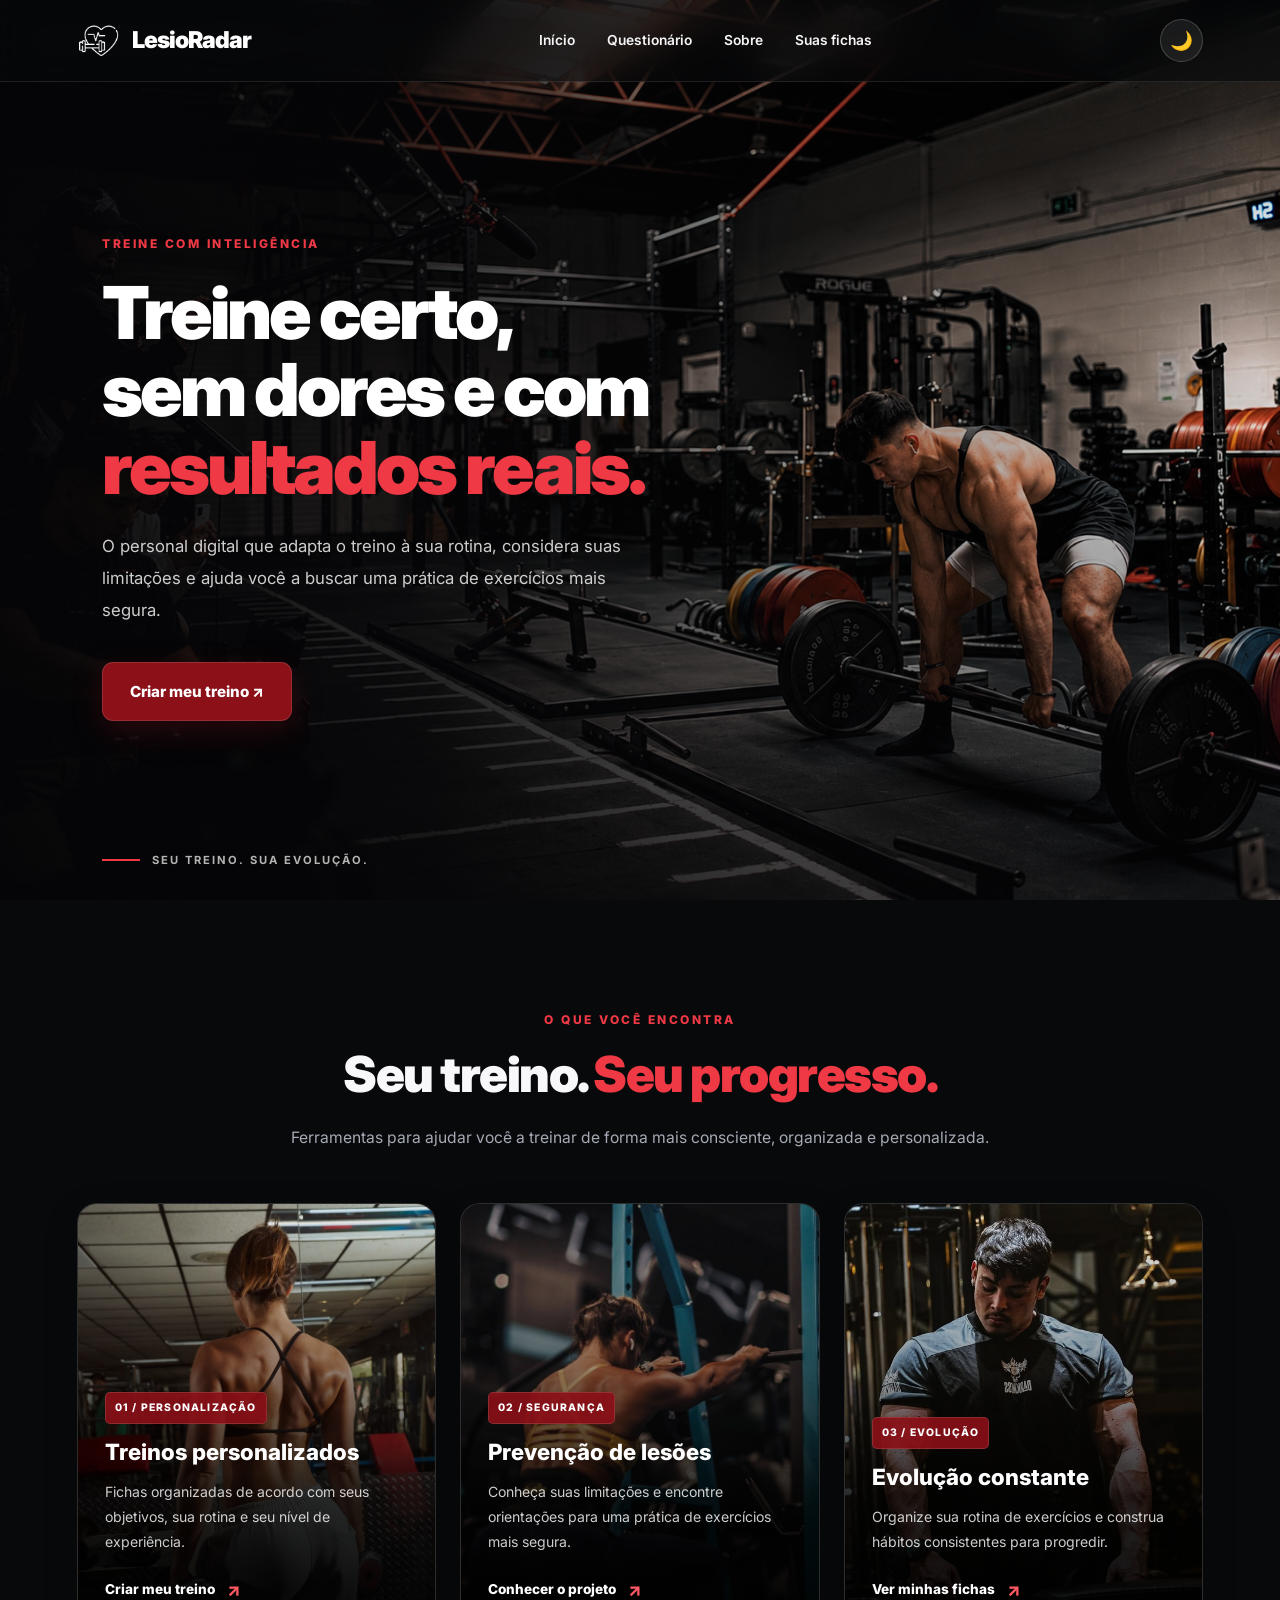
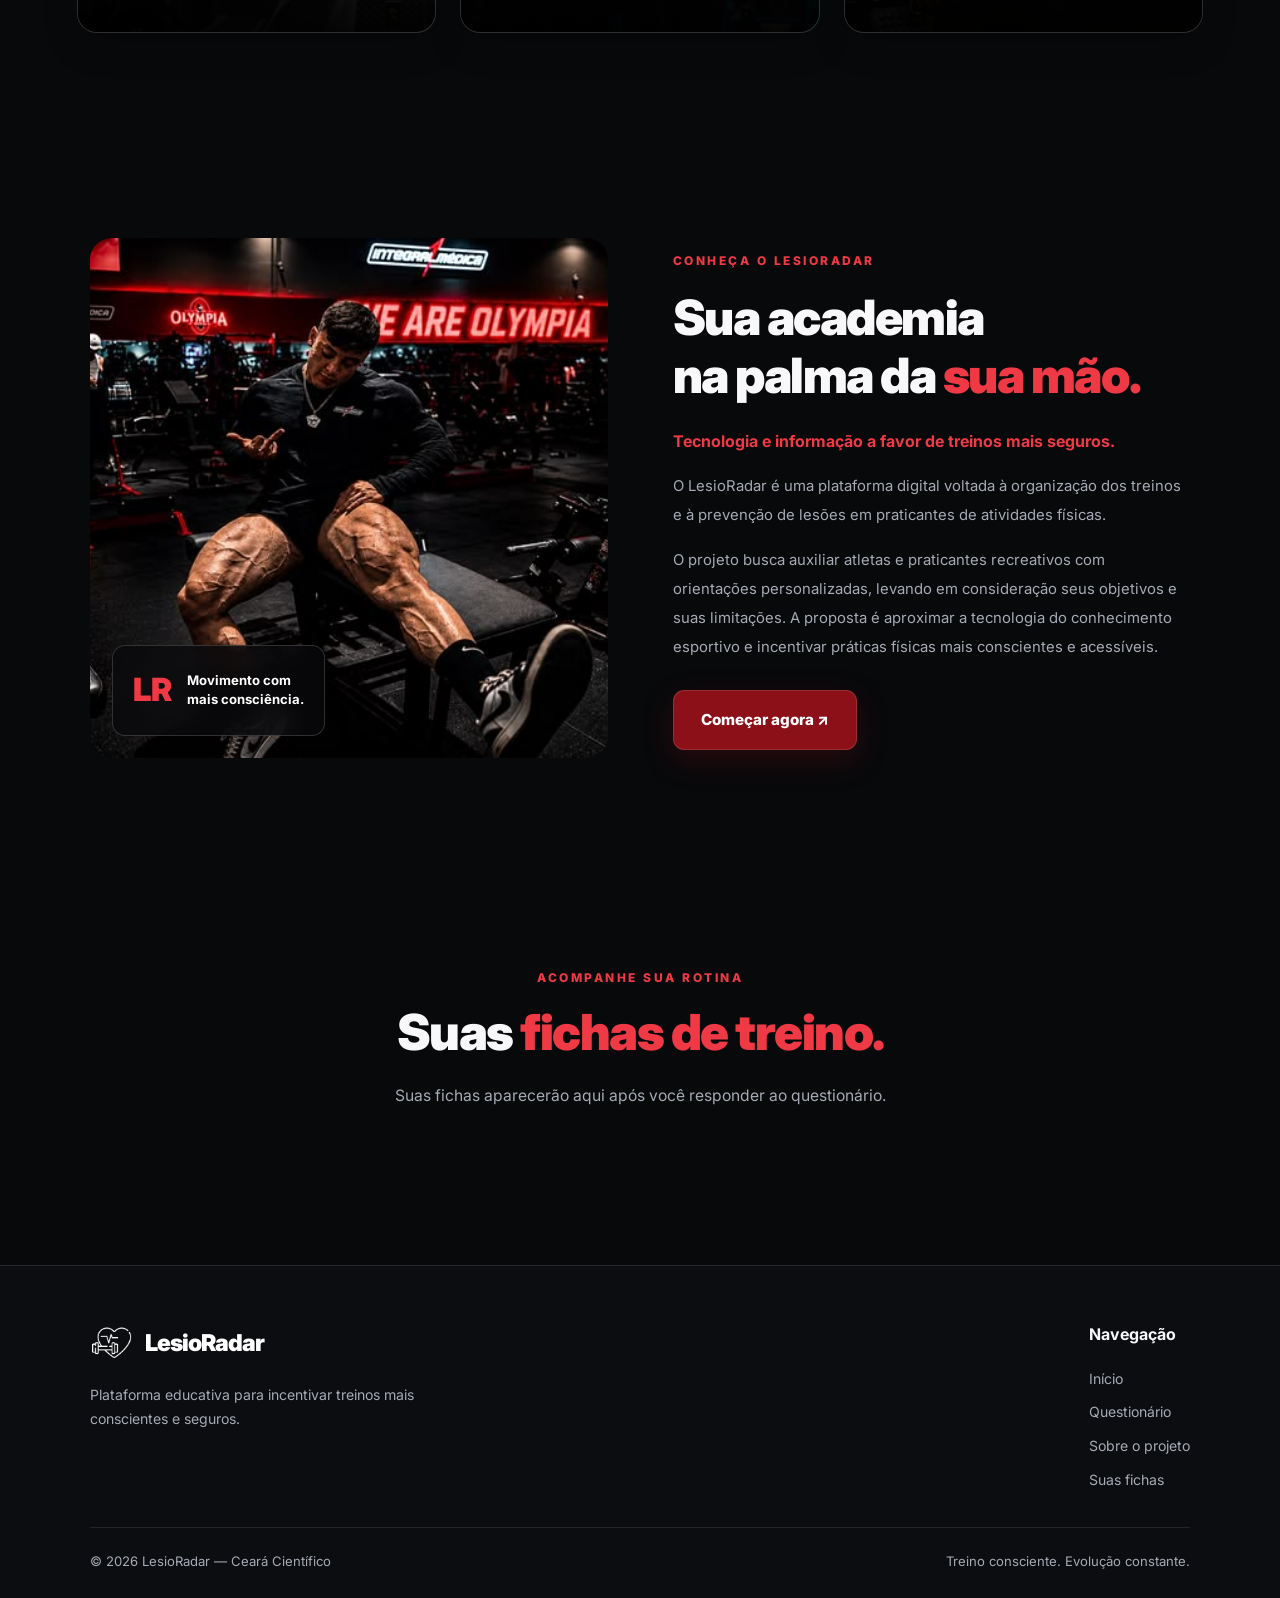
<file: index.html>
<!DOCTYPE html>
<html lang="pt-br">
<head>
    <meta charset="UTF-8">
    <meta name="viewport" content="width=device-width, initial-scale=1.0">

    <title>LesioRadar | Treine com segurança</title>
    <meta name="description" content="Personalize seus treinos e encontre orientações para praticar atividades físicas com mais segurança.">

    <link rel="stylesheet" href="style.css">
</head>

<body>

    <!-- CABEÇALHO -->
    <header class="cabecalho">

        <a href="#inicio" class="Logo">
            <img
                src="img/logo_Tema_Claro.png"
                alt="Logo LesioRadar"
                class="img_logo"
            >
            <h1>LesioRadar</h1>
        </a>

        <nav class="menu">
            <a href="#inicio">Início</a>
            <a href="LaioRadarQuestionario/index_ques.html">Questionário</a>
            <a href="#sobre">Sobre</a>
            <a href="#fichas">Suas fichas</a>
        </nav>

        <button
            id="toggleTema"
            class="btn_tema"
            type="button"
            aria-label="Alternar tema"
        >🌙</button>

    </header>

    <main>

        <!-- HERO: IMAGEM PRINCIPAL EM TELA CHEIA -->
        <section id="inicio" class="hero">

            <div class="Img_destaque">
                <img
                    src="img/lesioradar.img2.png"
                    alt="Atleta treinando em uma academia"
                    fetchpriority="high"
                >
            </div>

            <div class="conteudo_hero">

                <span class="hero_etiqueta">TREINE COM INTELIGÊNCIA</span>

                <h1>
                    Treine certo,<br>
                    sem dores e com<br>
                    <span>resultados reais.</span>
                </h1>

                <p>
                    O personal digital que adapta o treino à sua rotina,
                    considera suas limitações e ajuda você a buscar
                    uma prática de exercícios mais segura.
                </p>

                <a
                    href="LaioRadarQuestionario/index_ques.html"
                    class="link_botao"
                >
                    <span class="Primeiro_botao">Criar meu treino ↗</span>
                </a>

            </div>

            <div class="hero_indicador">
                <span class="indicador_linha"></span>
                <span>SEU TREINO. SUA EVOLUÇÃO.</span>
            </div>

        </section>

        <!-- SERVIÇOS -->
        <section id="servicos" class="secao_servicos">

            <div class="secao_intro">
                <span class="subtitulo_secao">O QUE VOCÊ ENCONTRA</span>
                <h2>Seu treino. <span>Seu progresso.</span></h2>
                <p>
                    Ferramentas para ajudar você a treinar de forma
                    mais consciente, organizada e personalizada.
                </p>
            </div>

            <div class="grid_3_colunas">

                <!-- CARD 1 -->
                <article class="card">

                    <img
                        src="img/leisodar img6.jfif"
                        alt="Academia equipada para musculação"
                        loading="lazy"
                    >

                    <div class="card_conteudo">
                        <span class="card_categoria">01 / PERSONALIZAÇÃO</span>

                        <h3>Treinos personalizados</h3>

                        <p>
                            Fichas organizadas de acordo com seus objetivos,
                            sua rotina e seu nível de experiência.
                        </p>

                        <a href="LaioRadarQuestionario/index_ques.html"
                           class="card_link">
                            Criar meu treino <span>↗</span>
                        </a>
                    </div>

                </article>

                <!-- CARD 2 -->
                <article class="card">

                    <img
                        src="img/lesiodar img5.jfif"
                        alt="Atleta realizando exercício na academia"
                        loading="lazy"
                    >

                    <div class="card_conteudo">
                        <span class="card_categoria">02 / SEGURANÇA</span>

                        <h3>Prevenção de lesões</h3>

                        <p>
                            Conheça suas limitações e encontre orientações
                            para uma prática de exercícios mais segura.
                        </p>

                        <a href="#sobre" class="card_link">
                            Conhecer o projeto <span>↗</span>
                        </a>
                    </div>

                </article>

                <!-- CARD 3 -->
                <article class="card">

                    <img
                        src="img/lesiodar img4.jfif"
                        alt="Pessoa realizando seu treino de musculação"
                        loading="lazy"
                    >

                    <div class="card_conteudo">
                        <span class="card_categoria">03 / EVOLUÇÃO</span>

                        <h3>Evolução constante</h3>

                        <p>
                            Organize sua rotina de exercícios e construa
                            hábitos consistentes para progredir.
                        </p>

                        <a href="#fichas" class="card_link">
                            Ver minhas fichas <span>↗</span>
                        </a>
                    </div>

                </article>

            </div>

        </section>

        <!-- SOBRE O PROJETO -->
        <section id="sobre" class="secao_sobre">

            <div class="sobre_visual">
                <img
                    src="img/lesioradar.img3.jfif"
                    alt="Prática de exercícios físicos"
                    loading="lazy"
                >

                <div class="sobre_selo">
                    <span>LR</span>
                    <p>Movimento com<br>mais consciência.</p>
                </div>
            </div>

            <div class="txt_sobre">

                <span class="subtitulo_secao">CONHEÇA O LESIORADAR</span>

                <h2>
                    Sua academia<br>
                    na palma da <span>sua mão.</span>
                </h2>

                <h4>
                    Tecnologia e informação a favor de treinos mais seguros.
                </h4>

                <p>
                    O LesioRadar é uma plataforma digital voltada à
                    organização dos treinos e à prevenção de lesões
                    em praticantes de atividades físicas.
                </p>

                <p>
                    O projeto busca auxiliar atletas e praticantes
                    recreativos com orientações personalizadas, levando
                    em consideração seus objetivos e suas limitações.
                    A proposta é aproximar a tecnologia do conhecimento
                    esportivo e incentivar práticas físicas mais
                    conscientes e acessíveis.
                </p>

                <a href="LaioRadarQuestionario/index_ques.html"
                   class="link_botao sobre_botao">
                    <span class="Primeiro_botao">Começar agora ↗</span>
                </a>

            </div>

        </section>

        <!-- FICHAS -->
        <section id="fichas" class="secao_fichas">

            <div class="secao_intro">
                <span class="subtitulo_secao">ACOMPANHE SUA ROTINA</span>
                <h2>Suas <span>fichas de treino.</span></h2>
                <p>
                    Suas fichas aparecerão aqui após você responder
                    ao questionário.
                </p>
            </div>

            <!-- O JAVASCRIPT DO PROJETO PODE INSERIR AS FICHAS AQUI -->
            <div id="container_ficha"></div>

        </section>

    </main>

    <!-- RODAPÉ -->
    <footer id="contato" class="footer">

        <div class="footer_principal">

            <div class="coluna_rodape">
                <a href="#inicio" class="Logo logo_footer">
                    <img
                        src="img/logo_Tema_Claro.png"
                        alt=""
                        class="img_logo"
                    >
                    <h3>LesioRadar</h3>
                </a>

                <p>
                    Plataforma educativa para incentivar treinos
                    mais conscientes e seguros.
                </p>
            </div>

            <div class="coluna_rodape">
                <h4>Navegação</h4>
                <a href="#inicio">Início</a>
                <a href="LaioRadarQuestionario/index_ques.html">Questionário</a>
                <a href="#sobre">Sobre o projeto</a>
                <a href="#fichas">Suas fichas</a>
            </div>

        </div>

        <div class="footer_final">
            <p>© 2026 LesioRadar — Ceará Científico</p>
            <span>Treino consciente. Evolução constante.</span>
        </div>

    </footer>

    <script src="script.js"></script>

    <!-- FUNCIONAMENTO DO TEMA -->
    <script>
        const botaoTema = document.getElementById("toggleTema");

        if (botaoTema) {
            botaoTema.addEventListener("click", () => {
                document.documentElement.classList.toggle("light_mode");

                const temaClaro =
                    document.documentElement.classList.contains("light_mode");

                botaoTema.textContent = temaClaro ? "☀️" : "🌙";

                botaoTema.setAttribute(
                    "aria-label",
                    temaClaro ? "Ativar tema escuro" : "Ativar tema claro"
                );
            });
        }
    </script>

</body>
</html>
</file>
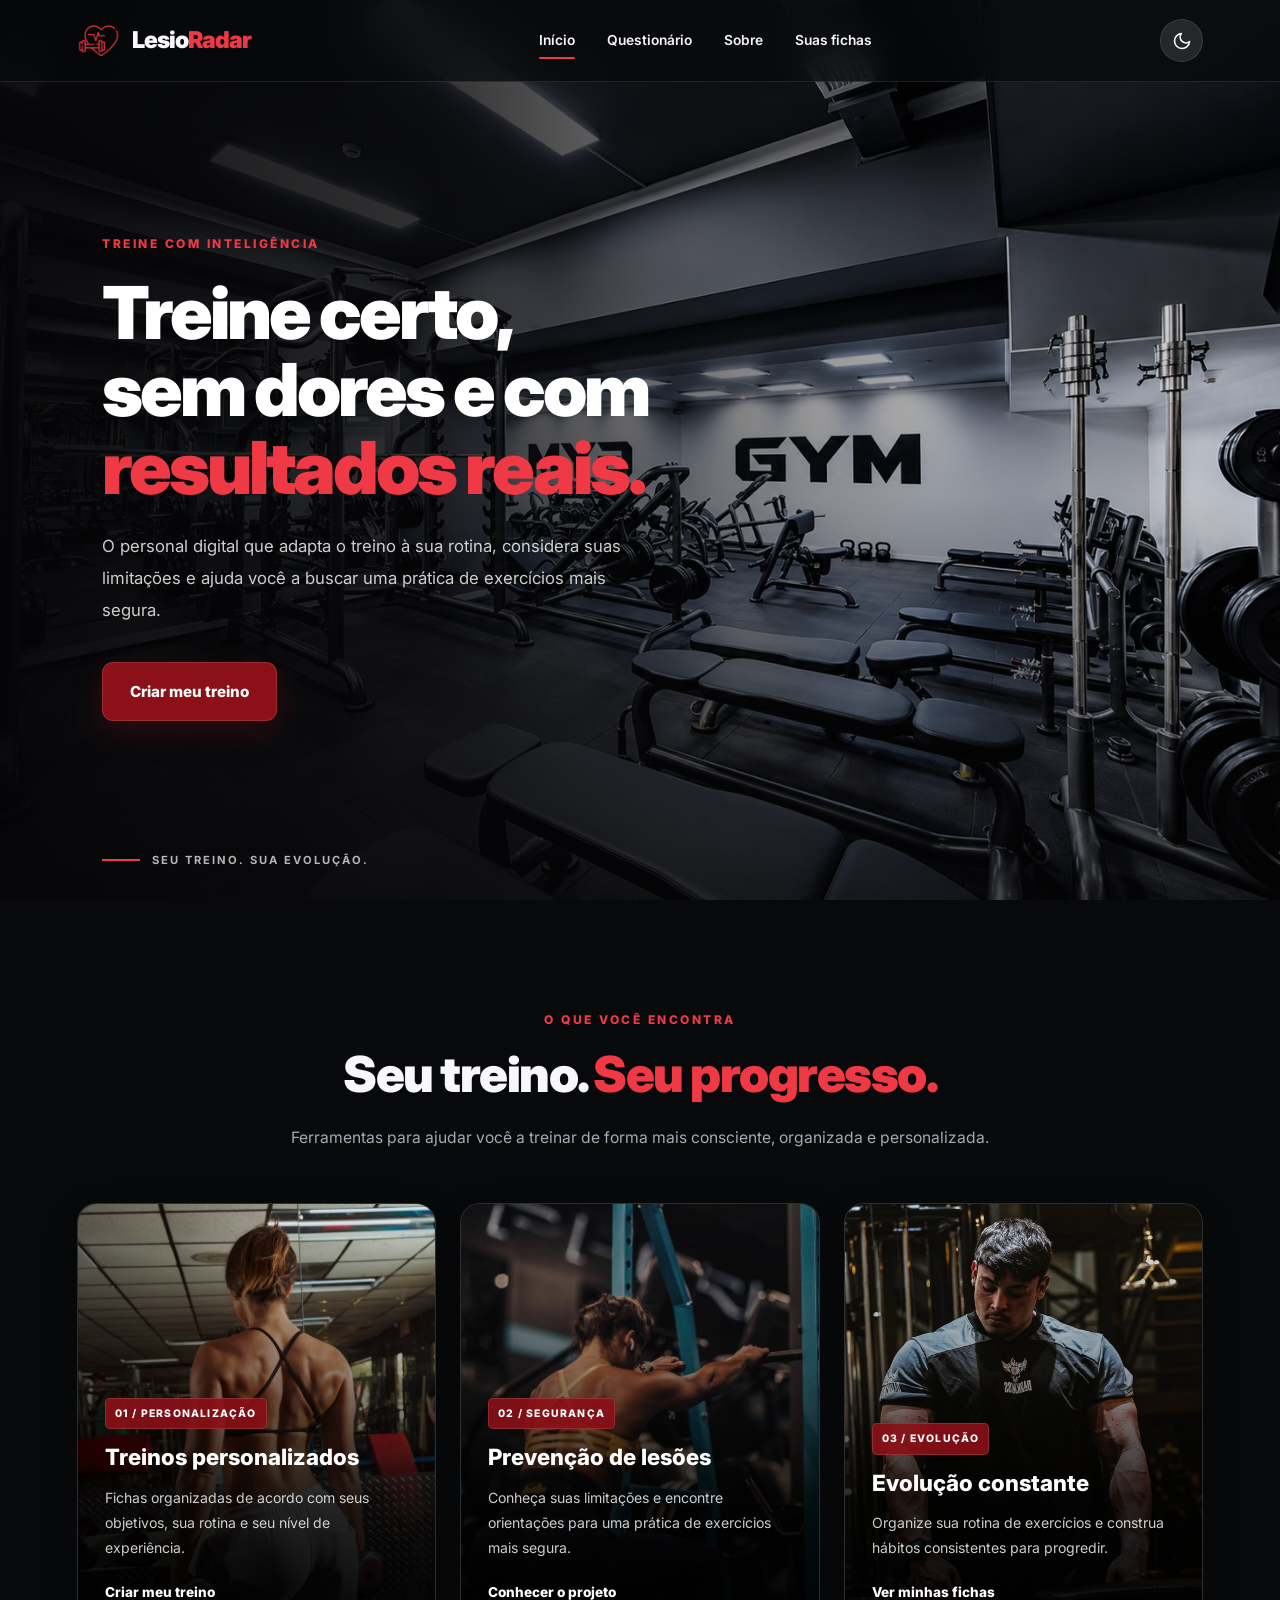
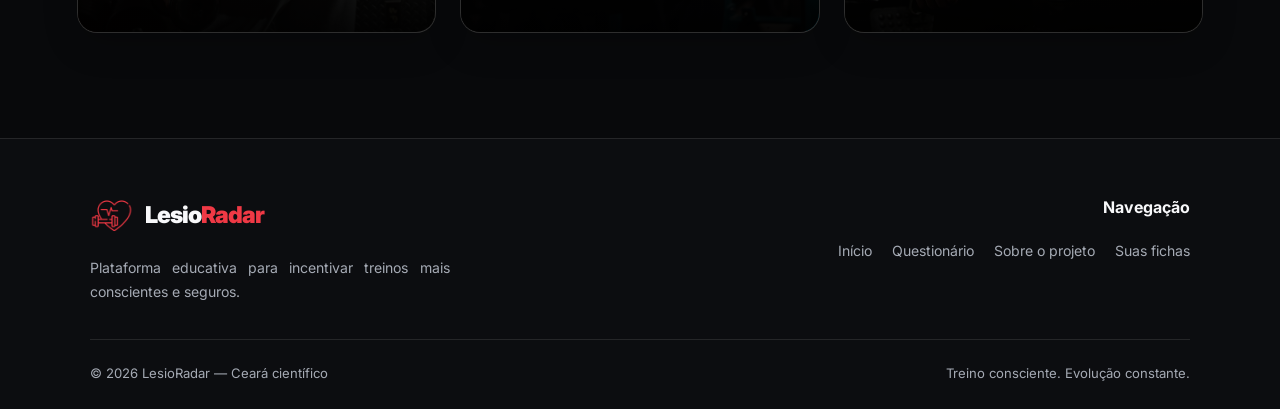
<file: lesioradar/index.html>
<!DOCTYPE html>
<html lang="pt-br">
<head>
    <meta charset="UTF-8">
    <meta name="viewport" content="width=device-width, initial-scale=1.0">
    <title>LesioRadar | Treine com segurança</title>
    <meta name="description" content="Personalize seus treinos e encontre orientações para praticar atividades físicas com mais segurança.">
    <link rel="icon" href="img/logo.png">
    <link rel="stylesheet" href="css/style.css">
    <script src="js/tema.js"></script>
</head>
<body>

    <!-- CABEÇALHO (igual em todas as páginas) -->
    <header class="cabecalho">
        <a href="index.html" class="Logo">
            <img src="img/logo_vermelho.png" alt="" class="img_logo">
            <h1>Lesio<span>Radar</span></h1>
        </a>

        <nav class="menu">
            <a href="index.html" class="ativo" aria-current="page">Início</a>
            <a href="questionario.html">Questionário</a>
            <a href="sobre.html">Sobre</a>
            <a href="ficha.html">Suas fichas</a>
        </nav>

        <button id="toggleTema" class="btn_tema" type="button" aria-label="Alternar tema claro/escuro">
            <svg class="icone_lua" viewBox="0 0 24 24" width="20" height="20" fill="none" stroke="currentColor" stroke-width="2" stroke-linecap="round" stroke-linejoin="round"><path d="M21 12.8A9 9 0 1 1 11.2 3a7 7 0 0 0 9.8 9.8z"/></svg>
            <svg class="icone_sol" viewBox="0 0 24 24" width="20" height="20" fill="none" stroke="currentColor" stroke-width="2" stroke-linecap="round" stroke-linejoin="round"><circle cx="12" cy="12" r="4"/><path d="M12 2v2M12 20v2M4.9 4.9l1.4 1.4M17.7 17.7l1.4 1.4M2 12h2M20 12h2M4.9 19.1l1.4-1.4M17.7 6.3l1.4-1.4"/></svg>
        </button>
    </header>
    <main>

        <!-- INÍCIO -->
        <section id="inicio" class="hero">

            <div class="Img_destaque">
                <img
                    src="img/Academia_industrial_MYE_GYM.png"
                    alt="Atleta treinando em uma academia"
                    fetchpriority="high"
                >
            </div>

            <div class="conteudo_hero">

                <span class="hero_etiqueta">
                    TREINE COM INTELIGÊNCIA
                </span>

                <h1>
                    Treine certo,<br>
                    sem dores e com<br>
                    <span>resultados reais.</span>
                </h1>

                <p>
                    O personal digital que adapta o treino à sua rotina,
                    considera suas limitações e ajuda você a buscar
                    uma prática de exercícios mais segura.
                </p>

                <a
                    href="questionario.html"
                    class="link_botao"
                >
                    <span class="Primeiro_botao">
                        Criar meu treino 
                    </span>
                </a>

            </div>

            <div class="hero_indicador">
                <span class="indicador_linha"></span>
                <span>SEU TREINO. SUA EVOLUÇÃO.</span>
            </div>

        </section>

        <!-- SERVIÇOS -->
        <section id="servicos" class="secao_servicos">

            <div class="secao_intro">
                <span class="subtitulo_secao">O QUE VOCÊ ENCONTRA</span>

                <h2>
                    Seu treino. <span>Seu progresso.</span>
                </h2>

                <p>
                    Ferramentas para ajudar você a treinar de forma
                    mais consciente, organizada e personalizada.
                </p>
            </div>

            <div class="grid_3_colunas">

                <article class="card">
                    <img
                        src="img/leisodar_img6.jfif"
                        alt="Academia equipada para musculação"
                        loading="lazy"
                    >

                    <div class="card_conteudo">
                        <span class="card_categoria">
                            01 / PERSONALIZAÇÃO
                        </span>

                        <h3>Treinos personalizados</h3>

                        <p>
                            Fichas organizadas de acordo com seus objetivos,
                            sua rotina e seu nível de experiência.
                        </p>

                        <a
                            href="questionario.html"
                            class="card_link"
                        >
                            Criar meu treino
                        </a>
                    </div>
                </article>

                <article class="card">
                    <img
                        src="img/lesiodar_img5.jfif"
                        alt="Atleta realizando exercício na academia"
                        loading="lazy"
                    >

                    <div class="card_conteudo">
                        <span class="card_categoria">
                            02 / SEGURANÇA
                        </span>

                        <h3>Prevenção de lesões</h3>

                        <p>
                            Conheça suas limitações e encontre orientações
                            para uma prática de exercícios mais segura.
                        </p>

                        <a href="sobre.html" class="card_link">
                            Conhecer o projeto
                        </a>
                    </div>
                </article>

                <article class="card">
                    <img
                        src="img/lesiodar_img4.jfif"
                        alt="Pessoa realizando seu treino de musculação"
                        loading="lazy"
                    >

                    <div class="card_conteudo">
                        <span class="card_categoria">
                            03 / EVOLUÇÃO
                        </span>

                        <h3>Evolução constante</h3>
                        <p>
                            Organize sua rotina de exercícios e construa
                            hábitos consistentes para progredir.
                        </p>

                        <a href="ficha.html" class="card_link">
                            Ver minhas fichas
                        </a>
                    </div>
                </article>

            </div>

        </section>

    </main>

     <!-- RODAPÉ DO SITE -->
    <footer id="contato" class="footer">

        <div class="footer_principal">

            <div class="coluna_rodape">

                <a href="index.html" class="Logo logo_footer">
                    <img
                        src="img/logo_vermelho.png"
                        alt=""
                        class="img_logo"
                    >

                    <h3>Lesio<span>Radar</span></h3>
                </a>

                <p>
                    Plataforma educativa para incentivar treinos
                    mais conscientes e seguros.
                </p>

            </div>

            <div class="coluna_rodape">

                <h4>Navegação</h4>

                <div class="container-navegacao">
                    <a href="index.html">Início</a>
                    <a href="questionario.html">Questionário</a>
                    <a href="sobre.html">Sobre o projeto</a>
                    <a href="ficha.html">Suas fichas</a>
                </div>

            </div>

        </div>

        <div class="footer_final">
            <p>© 2026 LesioRadar — Ceará científico</p>
            <span>Treino consciente. Evolução constante.</span>
        </div>

    </footer>

</body>
</html>
</file>
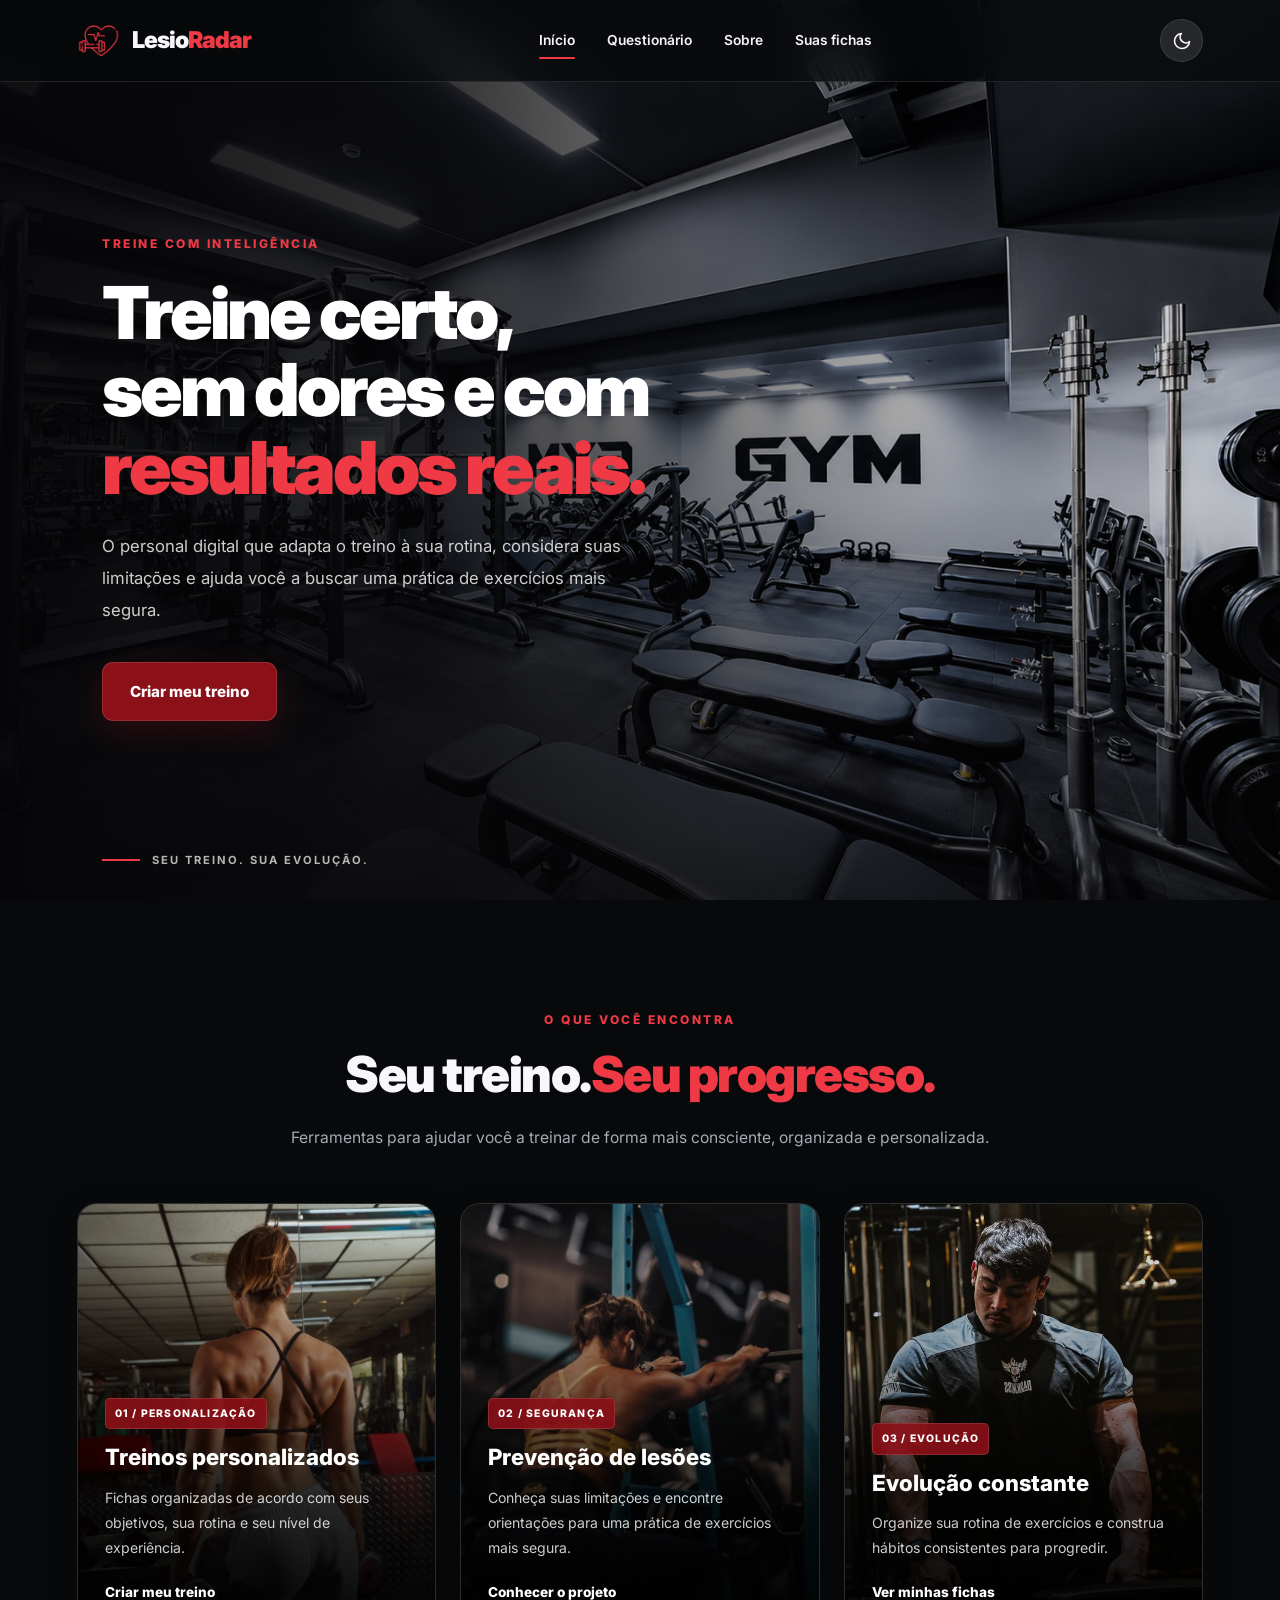
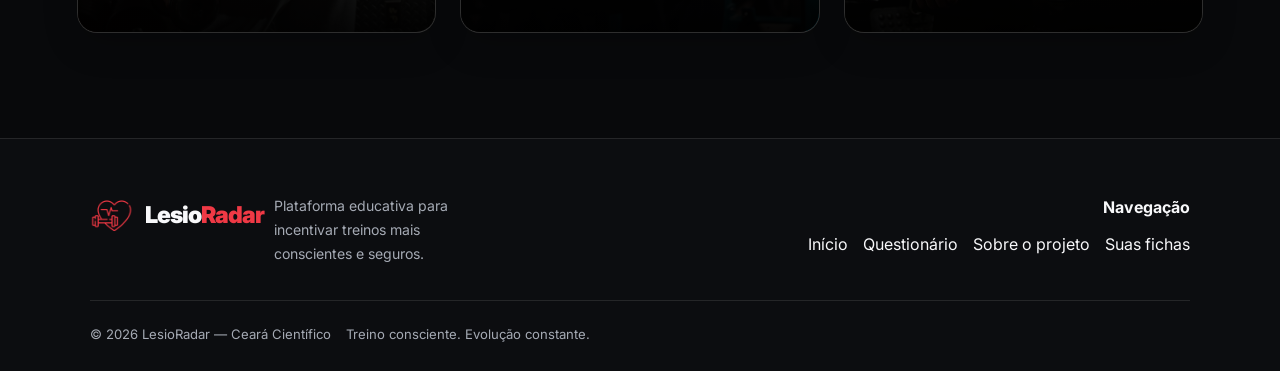
<file: lesioradar/lesioradar/index.html>
<!DOCTYPE html>
<html lang="pt-br">
<head>
    <meta charset="UTF-8">
    <meta name="viewport" content="width=device-width, initial-scale=1.0">
    <title>LesioRadar | Treine com segurança</title>
    <meta name="description" content="Personalize seus treinos e encontre orientações para praticar atividades físicas com mais segurança.">
    <link rel="icon" href="img/logo.png">
    <link rel="stylesheet" href="css/style.css">
</head>

<body>

    <!-- Cabeçalho -->
    <header class="cabecalho">
        <a href="index.html" class="Logo">
            <img src="img/logo_vermelho.png" alt="" class="img_logo">
            <h1>Lesio<span>Radar</span></h1>
        </a>

        <nav class="menu">
            <a href="index.html" class="ativo" aria-current="page">Início</a>
            <a href="questionario.html">Questionário</a>
            <a href="sobre.html">Sobre</a>
            <a href="ficha.html">Suas fichas</a>
        </nav>

        <button id="toggleTema" class="btn_tema" type="button" aria-label="Alternar tema claro/escuro">
             <svg class="icone_lua" viewBox="0 0 24 24" width="20" height="20" fill="none" stroke="currentColor" stroke-width="2" stroke-linecap="round" stroke-linejoin="round"><path d="M21 12.8A9 9 0 1 1 11.2 3a7 7 0 0 0 9.8 9.8z"/></svg>

            <svg class="icone_sol" viewBox="0 0 24 24" width="20" height="20" fill="none" stroke="currentColor" stroke-width="2" stroke-linecap="round" stroke-linejoin="round"><circle cx="12" cy="12" r="4"/><path d="M12 2v2M12 20v2M4.9 4.9l1.4 1.4M17.7 17.7l1.4 1.4M2 12h2M20 12h2M4.9 19.1l1.4-1.4M17.7 6.3l1.4-1.4"/></svg>
        </button>
    </header>

    <main>

        <!-- Início -->
        <section id="inicio" class="hero">

            <div class="Img_destaque">
                <img src="img/Academia_industrial_MYE_GYM.png" alt="Atleta treinando em uma academia" fetchpriority="high">
            </div>

            <div class="conteudo_hero">
                <span class="hero_etiqueta"> TREINE COM INTELIGÊNCIA </span>

                <h1>Treine certo,<br>sem dores e com<br> <span>resultados reais.</span></h1>

                <p>O personal digital que adapta o treino à sua rotina,
                    considera suas limitações e ajuda você a buscar
                    uma prática de exercícios mais segura.</p>

                <a href="questionario.html" class="link_botao">
                    <span class="Primeiro_botao"> Criar meu treino </span>
                </a>
            </div>

            <div class="hero_indicador">
                <span class="indicador_linha"></span>
                <span>SEU TREINO. SUA EVOLUÇÃO.</span>
            </div>

        </section>

        <!-- Serviços -->
        <section id="servicos" class="secao_servicos">

            <div class="secao_intro">
                <span class="subtitulo_secao">O QUE VOCÊ ENCONTRA</span>

                <h2> Seu treino.<span>Seu progresso.</span></h2>

                <p> Ferramentas para ajudar você a treinar de forma mais consciente, organizada e personalizada.</p>
            </div>

            <div class="grid_3_colunas">

                <article class="card">
                    <img src="img/leisodar_img6.jfif" alt="Academia equipada para musculação" loading="lazy">

                    <div class="card_conteudo">
                        <span class="card_categoria"> 01 / PERSONALIZAÇÃO </span>
                        <h3>Treinos personalizados</h3>
                         <p>Fichas organizadas de acordo com seus objetivos, sua rotina e seu nível de experiência.</p>

                        <a href="questionario.html" class="card_link"> Criar meu treino</a>
                    </div>
                </article>

                <article class="card">
                    <img src="img/lesiodar_img5.jfif" alt="Atleta realizando exercício na academia" loading="lazy">

                    <div class="card_conteudo">
                        <span class="card_categoria"> 02 / SEGURANÇA </span>
                        <h3>Prevenção de lesões</h3>
                        <p>Conheça suas limitações e encontre orientações para uma prática de exercícios mais segura.</p>

                        <a href="sobre.html" class="card_link"> Conhecer o projeto </a>
                    </div>
                </article>

                <article class="card">
                    <img src="img/lesiodar_img4.jfif" alt="Pessoa realizando seu treino de musculação" loading="lazy">

                    <div class="card_conteudo">
                        <span class="card_categoria"> 03 / EVOLUÇÃO </span>
                        <h3>Evolução constante</h3>

                        <p>Organize sua rotina de exercícios e construa hábitos consistentes para progredir.</p>

                        <a href="ficha.html" class="card_link"> Ver minhas fichas</a>
                    </div>
                </article>
            </div>
        </section>

    </main>

    <!-- Rodape -->
    <footer id="contato" class="footer">

        <div class="footer_principal">
            <div class="coluna_rodape">
                <a href="index.html" class="Logo logo_footer">
                    <img src="img/logo_vermelho.png" alt="" class="img_logo">
                    <h3>Lesio<span>Radar</span></h3></a>
                <p>Plataforma educativa para incentivar treinos mais conscientes e seguros.</p>
            </div>


                <div class="container-navegacao">
                    <h4>Navegação</h4>
                <nav>
                    <a href="#">Início</a>
                    <a href="#">Questionário</a>
                    <a href="#">Sobre o projeto</a>
                    <a href="#">Suas fichas</a>
                </nav>
                </div>

        </div>

        <div class="footer_final">
            <p>© 2026 LesioRadar — Ceará Científico</p>
            <span>Treino consciente. Evolução constante.</span>
        </div>
    </footer>
    <script src="js/tema.js"></script>
</body>
</html>
</file>
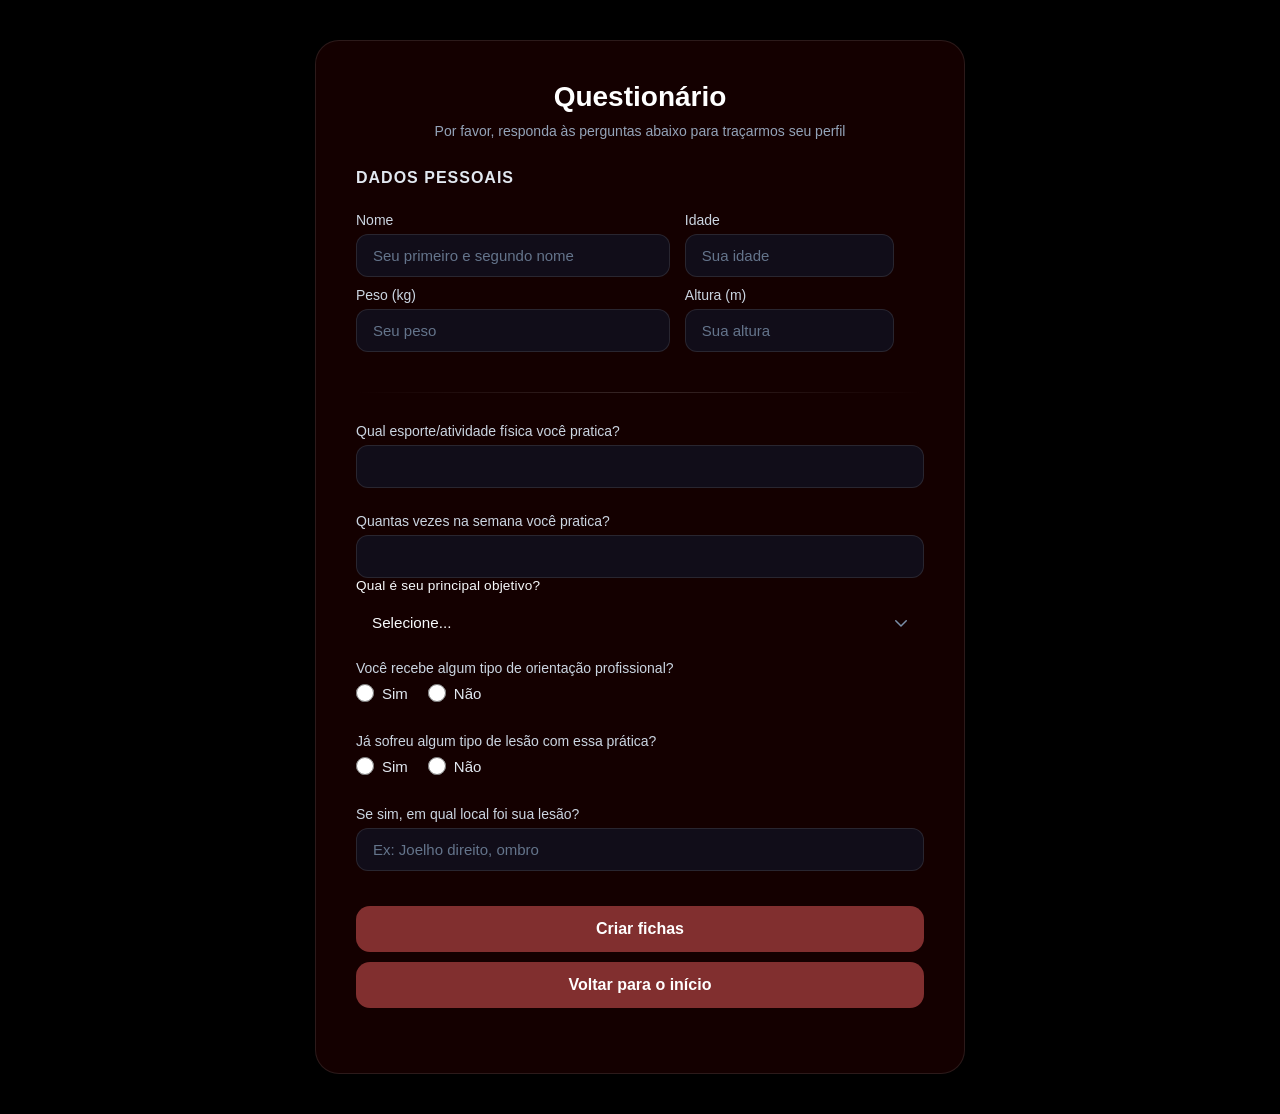
<file: LaioRadarQuestionario/index_ques.html>
<!DOCTYPE html>
<html lang="pt-BR">
<head>
    <meta charset="UTF-8">
    <meta name="viewport" content="width=device-width, initial-scale=1.0">
    <title>Questionário Esportivo</title>
    
    <link rel="stylesheet" href="style_ques.css">
</head>
<body>

    <div class="container">
        
        <h2>Questionário</h2>
        <p class="subtitulo">Por favor, responda às perguntas abaixo para traçarmos seu perfil</p>
        
        <form id="formEsportivo">
            
            <h3>Dados Pessoais</h3>
            <table>
                <tr>
                    <td style="width: 60%;">
                        <label for="nome">Nome</label>
                        <input type="text" id="nome" placeholder="Seu primeiro e segundo nome" required>
                    </td>
                    <td style="width: 40%;">
                        <label for="idade">Idade</label>
                        <input type="number" id="idade" placeholder="Sua idade" required>
                    </td>
                </tr>
                <tr>
                    <td>
                        <label for="peso">Peso (kg)</label>
                        <input type="number" id="peso" step="0.1" placeholder="Seu peso" required>
                    </td>
                    <td>
                        <label for="altura">Altura (m)</label>
                        <input type="number" id="altura" step="0.01" placeholder="Sua altura" required>
                    </td>
                </tr>
            </table>

            <hr>

            <div class="pergunta">
                <label for="esporte">Qual esporte/atividade física você pratica?</label>
                <input type="text" id="esporte">
            </div>

            <div class="pergunta">
                <label for="frequencia">Quantas vezes na semana você pratica?</label>
                <input type="number" id="frequencia" min="0" max="7" 
            </div>

              <div class="campo">
                <label for="objetivo">Qual é seu principal objetivo?</label>
                <select id="objetivo" required>
                <option value="" disabled selected>Selecione...</option>
                <option value="emagrecer">Emagrecimento / Perda de gordura</option>
                <option value="hipertrofia">Ganho de massa muscular (Hipertrofia)</option>
                <option value="condicionamento">Melhorar condicionamento físico</option>
                <option value="forca">Ganho de força</option>
                <option value="saude">Saúde geral e bem-estar</option>
                <option value="flexibilidade">Flexibilidade e mobilidade</option>
                </select>
              </div>

            <div class="pergunta">
                <label>Você recebe algum tipo de orientação profissional?</label>
                <div class="radio-group">
                    <label class="radio-option">
                        <input type="radio" name="orientacao" value="sim" required> Sim
                    </label>
                    <label class="radio-option">
                        <input type="radio" name="orientacao" value="nao"> Não
                    </label>
                </div>
            </div>

            <div class="pergunta">
                <label>Já sofreu algum tipo de lesão com essa prática?</label>
                <div class="radio-group">
                    <label class="radio-option">
                        <input type="radio" name="lesao" value="sim" required> Sim
                    </label>
                    <label class="radio-option">
                        <input type="radio" name="lesao" value="nao"> Não
                    </label>
                </div>
            </div>

            <div class="pergunta">
                <label for="local-lesao">Se sim, em qual local foi sua lesão?</label>
                <input type="text" id="local-lesao" placeholder="Ex: Joelho direito, ombro">
            </div>

            <button type="submit" id="btnEnviar">Criar fichas</button>
            <button type="button" id="btn_Voltar" class="botao-voltar" onclick="window.location.href='../index.html'">Voltar para o início
   
</button>

        </form>
    </div>

    <script src="script_ques.js"></script>
</body>
</html>
</file>
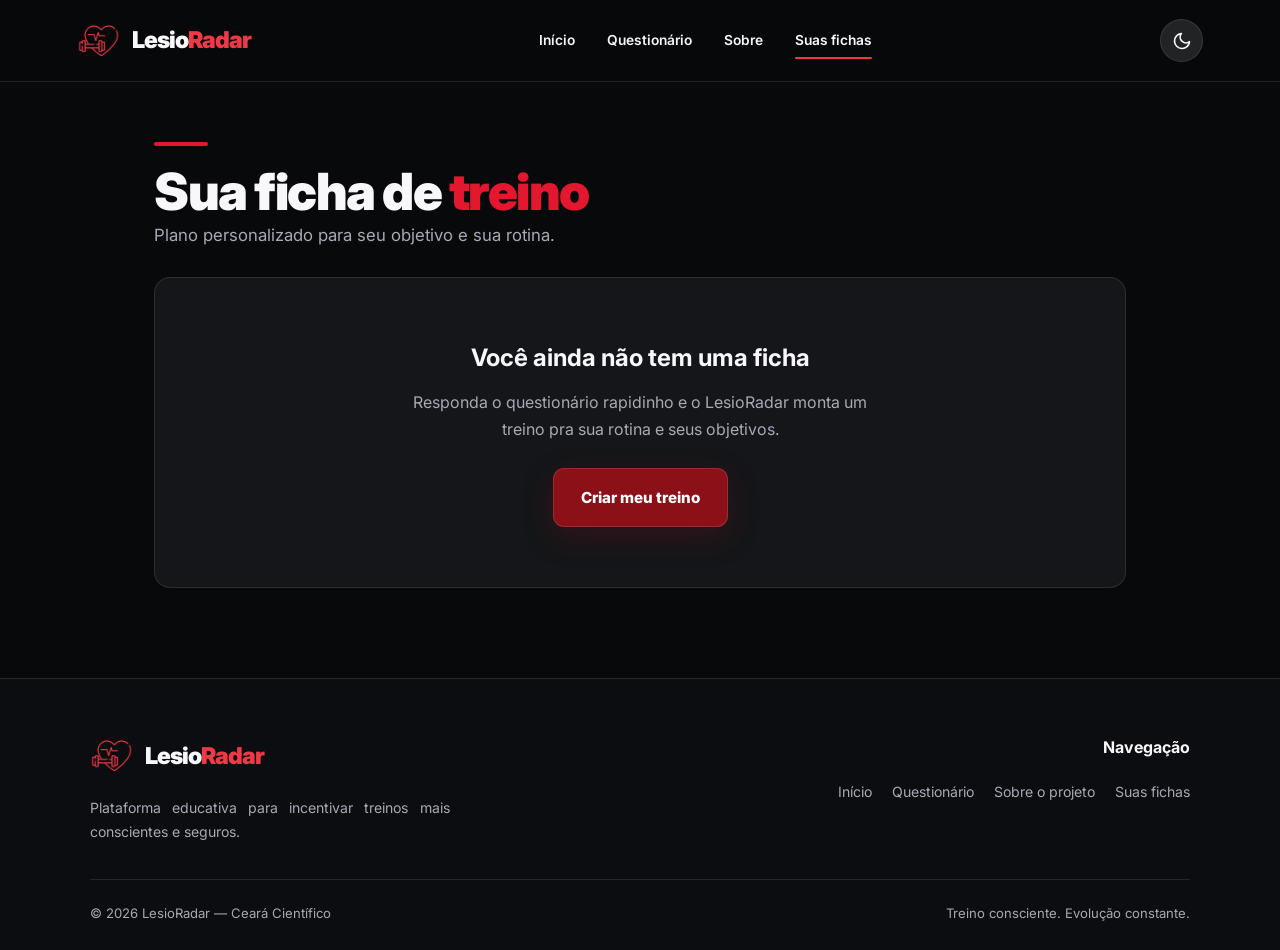
<file: lesioradar/ficha.html>
<!DOCTYPE html>
<html lang="pt-br">
<head>
    <meta charset="UTF-8">
    <meta name="viewport" content="width=device-width, initial-scale=1.0">
    <title>Suas fichas | LesioRadar</title>
    <meta name="description" content="Sua ficha de treino personalizada do LesioRadar.">
    <link rel="icon" href="img/logo.png">
    <link rel="stylesheet" href="css/style.css">
    <link rel="stylesheet" href="css/ficha.css">
    <script src="js/tema.js"></script>
</head>
<body>

    <!-- CABEÇALHO (igual em todas as páginas) -->
    <header class="cabecalho">
        <a href="index.html" class="Logo">
            <img src="img/logo_vermelho.png" alt="" class="img_logo">
            <h1>Lesio<span>Radar</span></h1>
        </a>

        <nav class="menu">
            <a href="index.html">Início</a>
            <a href="questionario.html">Questionário</a>
            <a href="sobre.html">Sobre</a>
            <a href="ficha.html" class="ativo" aria-current="page">Suas fichas</a>
        </nav>

        <button id="toggleTema" class="btn_tema" type="button" aria-label="Alternar tema claro/escuro">
            <svg class="icone_lua" viewBox="0 0 24 24" width="20" height="20" fill="none" stroke="currentColor" stroke-width="2" stroke-linecap="round" stroke-linejoin="round"><path d="M21 12.8A9 9 0 1 1 11.2 3a7 7 0 0 0 9.8 9.8z"/></svg>
            <svg class="icone_sol" viewBox="0 0 24 24" width="20" height="20" fill="none" stroke="currentColor" stroke-width="2" stroke-linecap="round" stroke-linejoin="round"><circle cx="12" cy="12" r="4"/><path d="M12 2v2M12 20v2M4.9 4.9l1.4 1.4M17.7 17.7l1.4 1.4M2 12h2M20 12h2M4.9 19.1l1.4-1.4M17.7 6.3l1.4-1.4"/></svg>
        </button>
    </header>
    <main class="pagina">
        <section class="secao_fichas" aria-labelledby="titulo-fichas">
            <div class="ficha_topo">
                <span class="ficha_barra" aria-hidden="true"></span>
                <h1 id="titulo-fichas">Sua ficha de <span>treino</span></h1>
                <p>Plano personalizado para seu objetivo e sua rotina.</p>
            </div>
            <div id="container_ficha" aria-live="polite"></div>
        </section>
    </main>

  <!-- RODAPÉ -->
<footer id="contato" class="footer">
    <div class="footer_principal">

        <!-- COLUNA DA LOGO -->
        <div class="coluna_rodape">
            <a href="index.html" class="Logo logo_footer">
                <img src="img/logo_vermelho.png" alt="" class="img_logo">
                <h3>Lesio<span>Radar</span></h3>
            </a>

            <p>
                Plataforma educativa para incentivar treinos
                mais conscientes e seguros.
            </p>
        </div>

        <!-- COLUNA DA NAVEGAÇÃO -->
        <div class="coluna_rodape">
            <h4>Navegação</h4>

            <div class="container-navegacao">
                <a href="index.html">Início</a>
                <a href="questionario.html">Questionário</a>
                <a href="sobre.html">Sobre o projeto</a>
                <a href="ficha.html">Suas fichas</a>
            </div>
        </div>

    </div>

    <!-- PARTE INFERIOR -->
    <div class="footer_final">
        <p>© 2026 LesioRadar — Ceará Científico</p>
        <span>Treino consciente. Evolução constante.</span>
    </div>
</footer>
    <script src="js/ficha.js"></script>
</body>
</html>
</file>
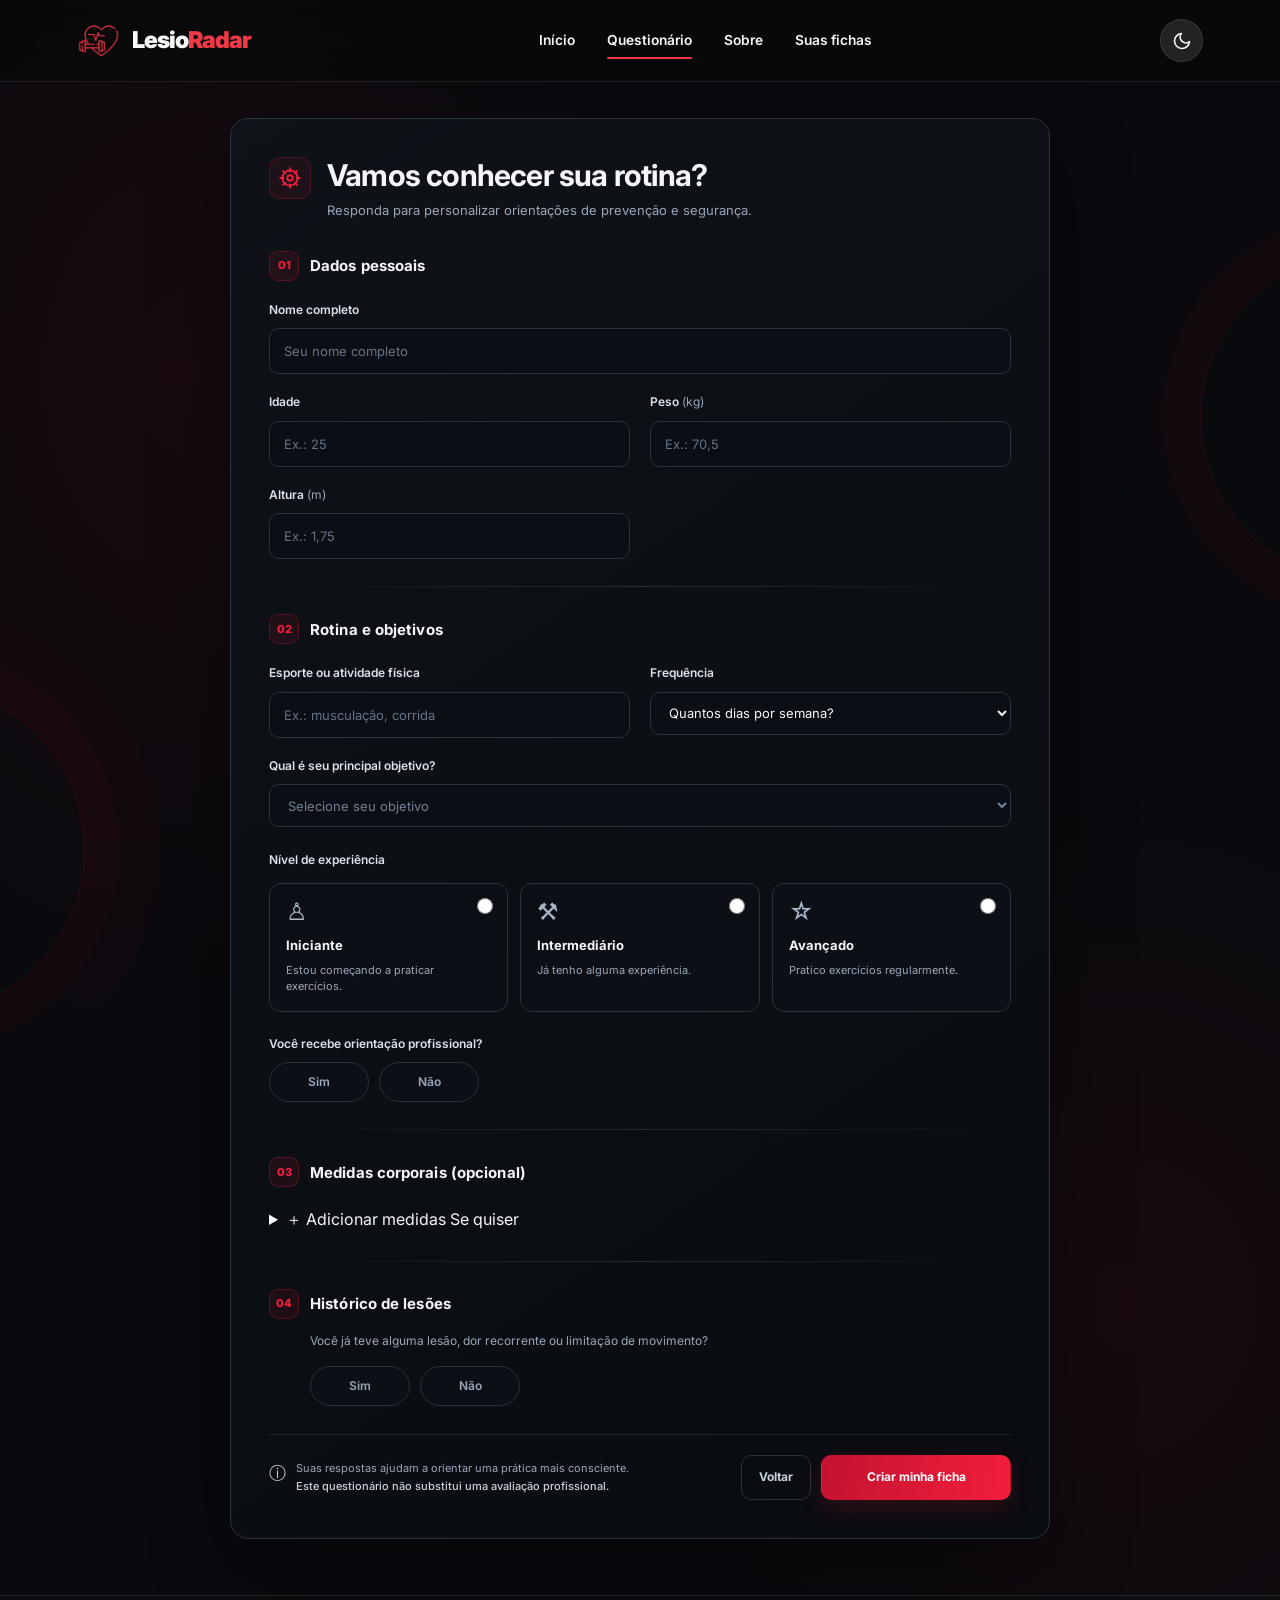
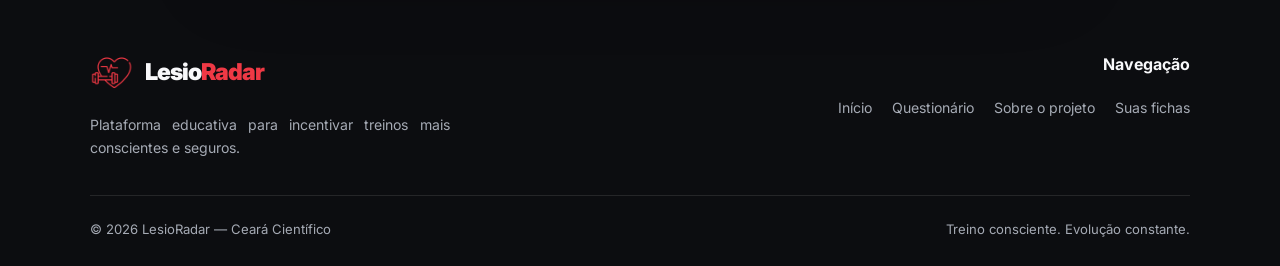
<file: lesioradar/questionario.html>
<!DOCTYPE html>
<html lang="pt-br">
<head>
    <meta charset="UTF-8">
    <meta name="viewport" content="width=device-width, initial-scale=1.0">

    <title>Questionário | LesioRadar</title>
    <meta name="description" content="Responda o questionário e receba uma ficha de treino personalizada.">

    <link rel="icon" href="img/logo.png">
    <link rel="stylesheet" href="css/style.css">
    <link rel="stylesheet" href="css/style_ques.css">

    <script src="js/tema.js"></script>
</head>

<body>

    <!-- CABEÇALHO -->
    <header class="cabecalho">
        <a href="index.html" class="Logo">
            <img src="img/logo_vermelho.png" alt="" class="img_logo">
            <h1>Lesio<span>Radar</span></h1>
        </a>

        <nav class="menu">
            <a href="index.html">Início</a>
            <a href="questionario.html" class="ativo" aria-current="page">Questionário</a>
            <a href="sobre.html">Sobre</a>
            <a href="ficha.html">Suas fichas</a>
        </nav>

        <button
            id="toggleTema"
            class="btn_tema"
            type="button"
            aria-label="Alternar tema claro/escuro"
        >
            <svg
                class="icone_lua"
                viewBox="0 0 24 24"
                width="20"
                height="20"
                fill="none"
                stroke="currentColor"
                stroke-width="2"
                stroke-linecap="round"
                stroke-linejoin="round"
            >
                <path d="M21 12.8A9 9 0 1 1 11.2 3a7 7 0 0 0 9.8 9.8z"/>
            </svg>

            <svg
                class="icone_sol"
                viewBox="0 0 24 24"
                width="20"
                height="20"
                fill="none"
                stroke="currentColor"
                stroke-width="2"
                stroke-linecap="round"
                stroke-linejoin="round"
            >
                <circle cx="12" cy="12" r="4"/>
                <path d="M12 2v2M12 20v2M4.9 4.9l1.4 1.4M17.7 17.7l1.4 1.4M2 12h2M20 12h2M4.9 19.1l1.4-1.4M17.7 6.3l1.4-1.4"/>
            </svg>
        </button>
    </header>

    <div class="ambient ambient-left" aria-hidden="true"></div>
    <div class="ambient ambient-right" aria-hidden="true"></div>

    <!-- CONTEÚDO PRINCIPAL -->
    <main class="page-shell">

        <section class="container" aria-labelledby="titulo-questionario">

            <!-- INTRODUÇÃO -->
            <div class="intro">

                <span class="intro-icon" aria-hidden="true">
                    <svg viewBox="0 0 24 24" fill="none">
                        <path
                            d="M12 3v3m0 12v3M3 12h3m12 0h3
                            M5.6 5.6l2.1 2.1m8.6 8.6 2.1 2.1
                            m0-12.8-2.1 2.1m-8.6 8.6-2.1 2.1"
                            stroke="currentColor"
                            stroke-width="1.7"
                            stroke-linecap="round"
                        />

                        <circle
                            cx="12"
                            cy="12"
                            r="7"
                            stroke="currentColor"
                            stroke-width="1.7"
                        />

                        <circle
                            cx="12"
                            cy="12"
                            r="2.5"
                            stroke="currentColor"
                            stroke-width="1.7"
                        />
                    </svg>
                </span>

                <div>
                    <h1 id="titulo-questionario">
                        Vamos conhecer sua rotina?
                    </h1>

                    <p class="subtitulo">
                        Responda para personalizar orientações de
                        prevenção e segurança.
                    </p>
                </div>

            </div>

            <!-- FORMULÁRIO -->
            <form id="formEsportivo">

                <!-- 01 — DADOS PESSOAIS -->
                <section
                    class="form-section"
                    aria-labelledby="dados-titulo"
                >

                    <div class="section-heading">
                        <span class="section-number">01</span>
                        <h2 id="dados-titulo">Dados pessoais</h2>
                    </div>

                    <div class="form-grid">

                        <div class="campo campo-wide">
                            <label for="nome">Nome completo</label>

                            <input
                                type="text"
                                id="nome"
                                name="nome"
                                placeholder="Seu nome completo"
                                autocomplete="name"
                                required
                            >
                        </div>

                        <div class="campo">
                            <label for="idade">Idade</label>

                            <input
                                type="number"
                                id="idade"
                                name="idade"
                                placeholder="Ex.: 25"
                                min="1"
                                max="120"
                                required
                            >
                        </div>

                        <div class="campo">
                            <label for="peso">
                                Peso <span>(kg)</span>
                            </label>

                            <input
                                type="number"
                                id="peso"
                                name="peso"
                                step="0.1"
                                min="1"
                                max="500"
                                placeholder="Ex.: 70,5"
                                required
                            >
                        </div>

                        <div class="campo">
                            <label for="altura">
                                Altura <span>(m)</span>
                            </label>

                            <input
                                type="number"
                                id="altura"
                                name="altura"
                                step="0.01"
                                min="0.5"
                                max="2.8"
                                placeholder="Ex.: 1,75"
                                required
                            >
                        </div>

                    </div>
                </section>

                <hr>

                <!-- 02 — ROTINA E OBJETIVOS -->
                <section
                    class="form-section"
                    aria-labelledby="rotina-titulo"
                >

                    <div class="section-heading">
                        <span class="section-number">02</span>
                        <h2 id="rotina-titulo">Rotina e objetivos</h2>
                    </div>

                    <div class="form-grid">

                        <div class="campo">
                            <label for="esporte">
                                Esporte ou atividade física
                            </label>

                            <input
                                type="text"
                                id="esporte"
                                name="esporte"
                                placeholder="Ex.: musculação, corrida"
                            >
                        </div>

                        <div class="campo">
                            <label for="frequencia">Frequência</label>

                            <select id="frequencia" name="frequencia">
                                <option value="" selected disabled>
                                    Quantos dias por semana?
                                </option>

                                <option value="1">1 dia</option>
                                <option value="2">2 dias</option>
                                <option value="3">3 dias</option>
                                <option value="4">4 dias</option>
                                <option value="5">5 dias</option>
                                <option value="6">6 dias</option>
                                <option value="7">Todos os dias</option>
                            </select>
                        </div>

                        <div class="campo campo-wide">
                            <label for="objetivo">
                                Qual é seu principal objetivo?
                            </label>

                            <select id="objetivo" name="objetivo" required>
                                <option value="" disabled selected>
                                    Selecione seu objetivo
                                </option>

                                <option value="emagrecer">
                                    Emagrecimento / perda de gordura
                                </option>

                                <option value="hipertrofia">
                                    Ganho de massa muscular (hipertrofia)
                                </option>

                                <option value="condicionamento">
                                    Melhorar o condicionamento físico
                                </option>

                                <option value="forca">
                                    Ganho de força
                                </option>

                                <option value="saude">
                                    Saúde geral e bem-estar
                                </option>

                                <option value="flexibilidade">
                                    Flexibilidade e mobilidade
                                </option>
                            </select>
                        </div>

                    </div>

                    <!-- NÍVEL DE EXPERIÊNCIA -->
                    <fieldset class="experience-fieldset">

                        <legend>Nível de experiência</legend>

                        <div class="experience-options">

                            <label class="experience-card">

                                <input
                                    type="radio"
                                    name="experiencia"
                                    value="iniciante"
                                    required
                                >

                                <span
                                    class="experience-symbol"
                                    aria-hidden="true"
                                >♙</span>

                                <span class="experience-title">
                                    Iniciante
                                </span>

                                <span class="experience-description">
                                    Estou começando a praticar exercícios.
                                </span>

                            </label>

                            <label class="experience-card">

                                <input
                                    type="radio"
                                    name="experiencia"
                                    value="intermediario"
                                >

                                <span
                                    class="experience-symbol"
                                    aria-hidden="true"
                                >⚒</span>

                                <span class="experience-title">
                                    Intermediário
                                </span>

                                <span class="experience-description">
                                    Já tenho alguma experiência.
                                </span>

                            </label>

                            <label class="experience-card">

                                <input
                                    type="radio"
                                    name="experiencia"
                                    value="avancado"
                                >

                                <span
                                    class="experience-symbol"
                                    aria-hidden="true"
                                >☆</span>

                                <span class="experience-title">
                                    Avançado
                                </span>

                                <span class="experience-description">
                                    Pratico exercícios regularmente.
                                </span>

                            </label>

                        </div>
                    </fieldset>

                    <!-- ORIENTAÇÃO PROFISSIONAL -->
                    <div class="campo guidance-question">

                        <span class="field-label">
                            Você recebe orientação profissional?
                        </span>

                        <div class="choice-row">

                            <label class="choice-pill">
                                <input
                                    type="radio"
                                    name="orientacao"
                                    value="sim"
                                    required
                                >
                                <span>Sim</span>
                            </label>

                            <label class="choice-pill">
                                <input
                                    type="radio"
                                    name="orientacao"
                                    value="nao"
                                >
                                <span>Não</span>
                            </label>

                        </div>
                    </div>

                </section>

                <hr>

                <!-- 03 — MEDIDAS CORPORAIS OPCIONAIS -->
                <section
                    class="form-section measurements-section"
                    aria-labelledby="medidas-titulo"
                >

                    <div class="section-heading">
                        <span class="section-number">03</span>

                        <h2 id="medidas-titulo">
                            Medidas corporais
                            <span class="optional-label">(opcional)</span>
                        </h2>
                    </div>

                    <!-- ÁREA EXPANSÍVEL, SEM CRIAR OUTRA PÁGINA -->
                    <details class="measurements-panel">

                        <summary>
                            <span
                                class="measurements-summary-icon"
                                aria-hidden="true"
                            >＋</span>

                            <span>Adicionar medidas</span>

                            <span class="measurements-summary-note">
                                Se quiser
                            </span>
                        </summary>

                        <p class="measurements-help">
                            Preencha apenas as medidas que souber.
                            Todos os campos são opcionais.
                        </p>

                        <div class="form-grid measurements-grid">

                            <div class="campo">
                                <label for="medida-cintura">
                                    Cintura <span>(cm)</span>
                                </label>

                                <input
                                    type="number"
                                    id="medida-cintura"
                                    name="medida-cintura"
                                    min="1"
                                    max="300"
                                    step="0.1"
                                    placeholder="Ex.: 82"
                                >
                            </div>

                            <div class="campo">
                                <label for="medida-peito">
                                    Peito / tórax <span>(cm)</span>
                                </label>

                                <input
                                    type="number"
                                    id="medida-peito"
                                    name="medida-peito"
                                    min="1"
                                    max="300"
                                    step="0.1"
                                    placeholder="Ex.: 96"
                                >
                            </div>

                            <div class="campo">
                                <label for="medida-braco">
                                    Braço <span>(cm)</span>
                                </label>

                                <input
                                    type="number"
                                    id="medida-braco"
                                    name="medida-braco"
                                    min="1"
                                    max="150"
                                    step="0.1"
                                    placeholder="Ex.: 32"
                                >
                            </div>

                            <div class="campo">
                                <label for="medida-coxa">
                                    Coxa <span>(cm)</span>
                                </label>

                                <input
                                    type="number"
                                    id="medida-coxa"
                                    name="medida-coxa"
                                    min="1"
                                    max="200"
                                    step="0.1"
                                    placeholder="Ex.: 55"
                                >
                            </div>

                            <div class="campo">
                                <label for="medida-quadril">
                                    Quadril <span>(cm)</span>
                                </label>

                                <input
                                    type="number"
                                    id="medida-quadril"
                                    name="medida-quadril"
                                    min="1"
                                    max="300"
                                    step="0.1"
                                    placeholder="Ex.: 98"
                                >
                            </div>

                        </div>
                    </details>

                </section>

                <hr>

                <!-- 04 — HISTÓRICO DE LESÕES -->
                <section
                    class="form-section"
                    aria-labelledby="lesoes-titulo"
                >

                    <div class="section-heading">
                        <span class="section-number">04</span>
                        <h2 id="lesoes-titulo">Histórico de lesões</h2>
                    </div>

                    <p class="section-description">
                        Você já teve alguma lesão, dor recorrente
                        ou limitação de movimento?
                    </p>

                    <div class="choice-row injury-choice">

                        <label class="choice-pill">
                            <input
                                type="radio"
                                name="lesao"
                                value="sim"
                                required
                            >
                            <span>Sim</span>
                        </label>

                        <label class="choice-pill">
                            <input
                                type="radio"
                                name="lesao"
                                value="nao"
                            >
                            <span>Não</span>
                        </label>

                    </div>

                    <!-- APARECE SOMENTE SE A RESPOSTA FOR SIM -->
                    <div
                        class="campo injury-location is-hidden"
                        id="campo-local-lesao"
                    >

                        <label for="local-lesao">
                            Região afetada <span>(se aplicável)</span>
                        </label>

                        <input
                            type="text"
                            id="local-lesao"
                            name="local-lesao"
                            placeholder="Ex.: joelho, ombro, coluna"
                        >

                        <small>
                            Se houver dor atual ou lesão, procure orientação
                            de um profissional de saúde.
                        </small>

                    </div>

                </section>

                <!-- RODAPÉ DO FORMULÁRIO -->
                <div class="form-footer">

                    <p class="safety-note">
                        <span aria-hidden="true">ⓘ</span>

                        <span>
                            Suas respostas ajudam a orientar uma prática
                            mais consciente.<br>

                            <strong>
                                Este questionário não substitui uma
                                avaliação profissional.
                            </strong>
                        </span>
                    </p>

                    <div class="form-actions">

                        <button
                            type="button"
                            id="btn_Voltar"
                            class="botao-voltar"
                            onclick="window.location.href='index.html'"
                        >
                            Voltar
                        </button>

                        <button
                            type="submit"
                            id="btnEnviar"
                            class="botao-principal"
                        >
                            Criar minha ficha
                        </button>

                    </div>
                </div>

            </form>
        </section>
    </main>

    <!-- RODAPÉ DO SITE -->
    <footer id="contato" class="footer">

        <div class="footer_principal">

            <div class="coluna_rodape">

                <a href="index.html" class="Logo logo_footer">
                    <img
                        src="img/logo_vermelho.png"
                        alt=""
                        class="img_logo"
                    >

                    <h3>Lesio<span>Radar</span></h3>
                </a>

                <p>
                    Plataforma educativa para incentivar treinos
                    mais conscientes e seguros.
                </p>

            </div>

            <div class="coluna_rodape">

                <h4>Navegação</h4>

                <div class="container-navegacao">
                    <a href="index.html">Início</a>
                    <a href="questionario.html">Questionário</a>
                    <a href="sobre.html">Sobre o projeto</a>
                    <a href="ficha.html">Suas fichas</a>
                </div>

            </div>

        </div>

        <div class="footer_final">
            <p>© 2026 LesioRadar — Ceará Científico</p>
            <span>Treino consciente. Evolução constante.</span>
        </div>

    </footer>

    <script src="js/questionario.js"></script>

</body>
</html>
</file>
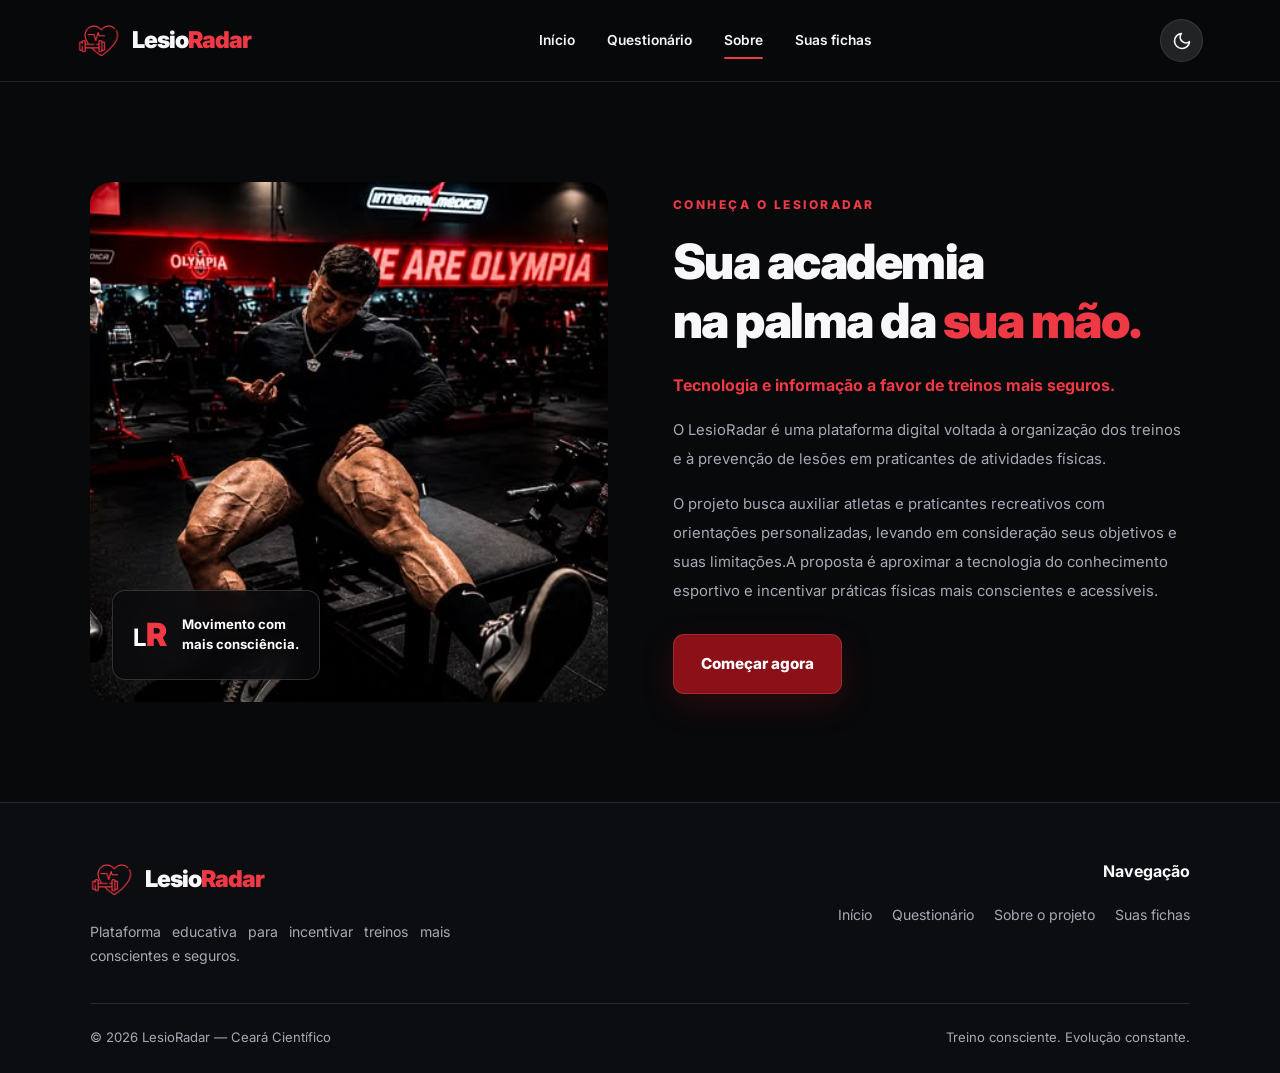
<file: lesioradar/sobre.html>
<!DOCTYPE html>
<html lang="pt-br">
<head>
    <meta charset="UTF-8">
    <meta name="viewport" content="width=device-width, initial-scale=1.0">
    <title>Sobre | LesioRadar</title>
    <meta name="description" content="Conheça o LesioRadar, plataforma para treinos mais conscientes e prevenção de lesões.">
    <link rel="icon" href="img/logo.png">
    <link rel="stylesheet" href="css/style.css">
    <script src="js/tema.js"></script>
</head>
<body>

    <!-- CABEÇALHO (igual em todas as páginas) -->
    <header class="cabecalho">
        <a href="index.html" class="Logo">
            <img src="img/logo_vermelho.png" alt="" class="img_logo">
            <h1>Lesio<span>Radar</span></h1>
        </a>

        <nav class="menu">
            <a href="index.html">Início</a>
            <a href="questionario.html">Questionário</a>
            <a href="sobre.html" class="ativo" aria-current="page">Sobre</a>
            <a href="ficha.html">Suas fichas</a>
        </nav>

        <button id="toggleTema" class="btn_tema" type="button" aria-label="Alternar tema claro/escuro">
            <svg class="icone_lua" viewBox="0 0 24 24" width="20" height="20" fill="none" stroke="currentColor" stroke-width="2" stroke-linecap="round" stroke-linejoin="round"><path d="M21 12.8A9 9 0 1 1 11.2 3a7 7 0 0 0 9.8 9.8z"/></svg>
            <svg class="icone_sol" viewBox="0 0 24 24" width="20" height="20" fill="none" stroke="currentColor" stroke-width="2" stroke-linecap="round" stroke-linejoin="round"><circle cx="12" cy="12" r="4"/><path d="M12 2v2M12 20v2M4.9 4.9l1.4 1.4M17.7 17.7l1.4 1.4M2 12h2M20 12h2M4.9 19.1l1.4-1.4M17.7 6.3l1.4-1.4"/></svg>
        </button>
    </header>
    <main class="pagina">

        <!-- SOBRE -->
        <section id="sobre" class="secao_sobre">

            <div class="sobre_visual">
                <img src="img/lesioradar_img3.jfif" alt="Prática de exercícios físicos" loading="lazy">

                <div class="sobre_selo">
                    <h1>L<span>R</span></h1>
                    <p>Movimento com<br>mais consciência.</p>
                </div>
            </div>

            <div class="txt_sobre">
                <span class="subtitulo_secao">CONHEÇA O LESIORADAR</span>

                <h2>Sua academia<br>na palma da <span>sua mão.</span></h2>

                <h4>Tecnologia e informação a favor de treinos mais seguros.</h4>

                <p>O LesioRadar é uma plataforma digital voltada à organização dos treinos e à prevenção de lesões em praticantes de atividades físicas.</p>

                <p> O projeto busca auxiliar atletas e praticantes recreativos com orientações personalizadas, levando em consideração seus objetivos e suas limitações.A proposta é aproximar a tecnologia do conhecimento esportivo e incentivar práticas físicas mais conscientes e acessíveis.</p>

                <a href="questionario.html" class="link_botao sobre_botao">
                    <span class="Primeiro_botao">Começar agora</span>
                </a>

            </div>

        </section>

    </main>

    <!-- RODAPÉ -->
<footer id="contato" class="footer">
    <div class="footer_principal">

        <!-- COLUNA DA LOGO -->
        <div class="coluna_rodape">
            <a href="index.html" class="Logo logo_footer">
                <img src="img/logo_vermelho.png" alt="" class="img_logo">
                <h3>Lesio<span>Radar</span></h3>
            </a>

            <p>
                Plataforma educativa para incentivar treinos
                mais conscientes e seguros.
            </p>
        </div>

        <!-- COLUNA DA NAVEGAÇÃO -->
        <div class="coluna_rodape">
            <h4>Navegação</h4>

            <div class="container-navegacao">
                <a href="index.html">Início</a>
                <a href="questionario.html">Questionário</a>
                <a href="sobre.html">Sobre o projeto</a>
                <a href="ficha.html">Suas fichas</a>
            </div>
        </div>

    </div>

    <!-- PARTE INFERIOR -->
    <div class="footer_final">
        <p>© 2026 LesioRadar — Ceará Científico</p>
        <span>Treino consciente. Evolução constante.</span>
    </div>
</footer>

</body>
</html>
</file>
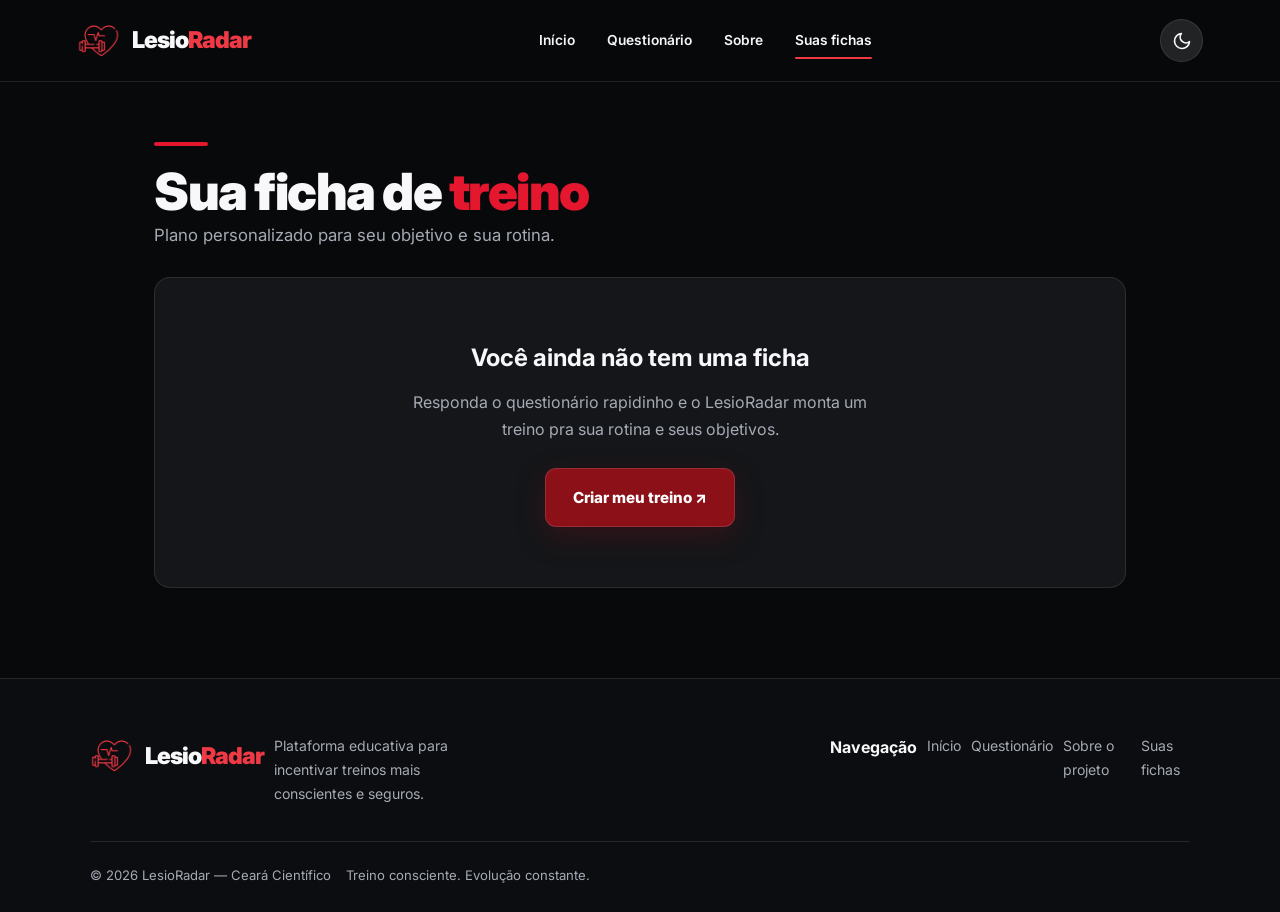
<file: lesioradar/lesioradar/ficha.html>
<!DOCTYPE html>
<html lang="pt-br">
<head>
    <meta charset="UTF-8">
    <meta name="viewport" content="width=device-width, initial-scale=1.0">
    <title>Suas fichas | LesioRadar</title>
    <meta name="description" content="Sua ficha de treino personalizada do LesioRadar.">
    <link rel="icon" href="img/logo.png">
    <link rel="stylesheet" href="css/style.css">
    <link rel="stylesheet" href="css/ficha.css">
</head>

<body>

    <!-- Cabeçalho -->
    <header class="cabecalho">
        <a href="index.html" class="Logo">
            <img src="img/logo_vermelho.png" alt="" class="img_logo">
            <h1>Lesio<span>Radar</span></h1>
        </a>

        <nav class="menu">
            <a href="index.html">Início</a>
            <a href="questionario.html">Questionário</a>
            <a href="sobre.html">Sobre</a>
            <a href="ficha.html" class="ativo" aria-current="page">Suas fichas</a>
        </nav>

        <button id="toggleTema" class="btn_tema" type="button" aria-label="Alternar tema claro/escuro">
            <svg class="icone_lua" viewBox="0 0 24 24" width="20" height="20" fill="none" stroke="currentColor" stroke-width="2" stroke-linecap="round" stroke-linejoin="round"><path d="M21 12.8A9 9 0 1 1 11.2 3a7 7 0 0 0 9.8 9.8z"/></svg>
            <svg class="icone_sol" viewBox="0 0 24 24" width="20" height="20" fill="none" stroke="currentColor" stroke-width="2" stroke-linecap="round" stroke-linejoin="round"><circle cx="12" cy="12" r="4"/><path d="M12 2v2M12 20v2M4.9 4.9l1.4 1.4M17.7 17.7l1.4 1.4M2 12h2M20 12h2M4.9 19.1l1.4-1.4M17.7 6.3l1.4-1.4"/></svg>
        </button>
    </header>

    <main class="pagina">
        <section class="secao_fichas" aria-labelledby="titulo-fichas">
            <div class="ficha_topo">
                <span class="ficha_barra" aria-hidden="true"></span>
                <h1 id="titulo-fichas">Sua ficha de <span>treino</span></h1>
                <p>Plano personalizado para seu objetivo e sua rotina.</p>
            </div>
            <div id="container_ficha" aria-live="polite"></div>
        </section>
    </main>

    <!-- Rodape -->
    <footer id="contato" class="footer">
        <div class="footer_principal">
            <div class="coluna_rodape">
                <a href="index.html" class="Logo logo_footer">
                    <img src="img/logo_vermelho.png" alt="" class="img_logo">
                    <h3>Lesio<span>Radar</span></h3>
                </a>
                <p>Plataforma educativa para incentivar treinos mais conscientes e seguros.</p>
            </div>
            <div class="coluna_rodape">
                <h4>Navegação</h4>
                <a href="index.html">Início</a>
                <a href="questionario.html">Questionário</a>
                <a href="sobre.html">Sobre o projeto</a>
                <a href="ficha.html">Suas fichas</a>
            </div>
        </div>
        <div class="footer_final">
            <p>© 2026 LesioRadar — Ceará Científico</p>
            <span>Treino consciente. Evolução constante.</span>
        </div>
    </footer>
    <script src="js/tema.js"></script>
    <script src="js/ficha.js"></script>
</body>
</html>
</file>
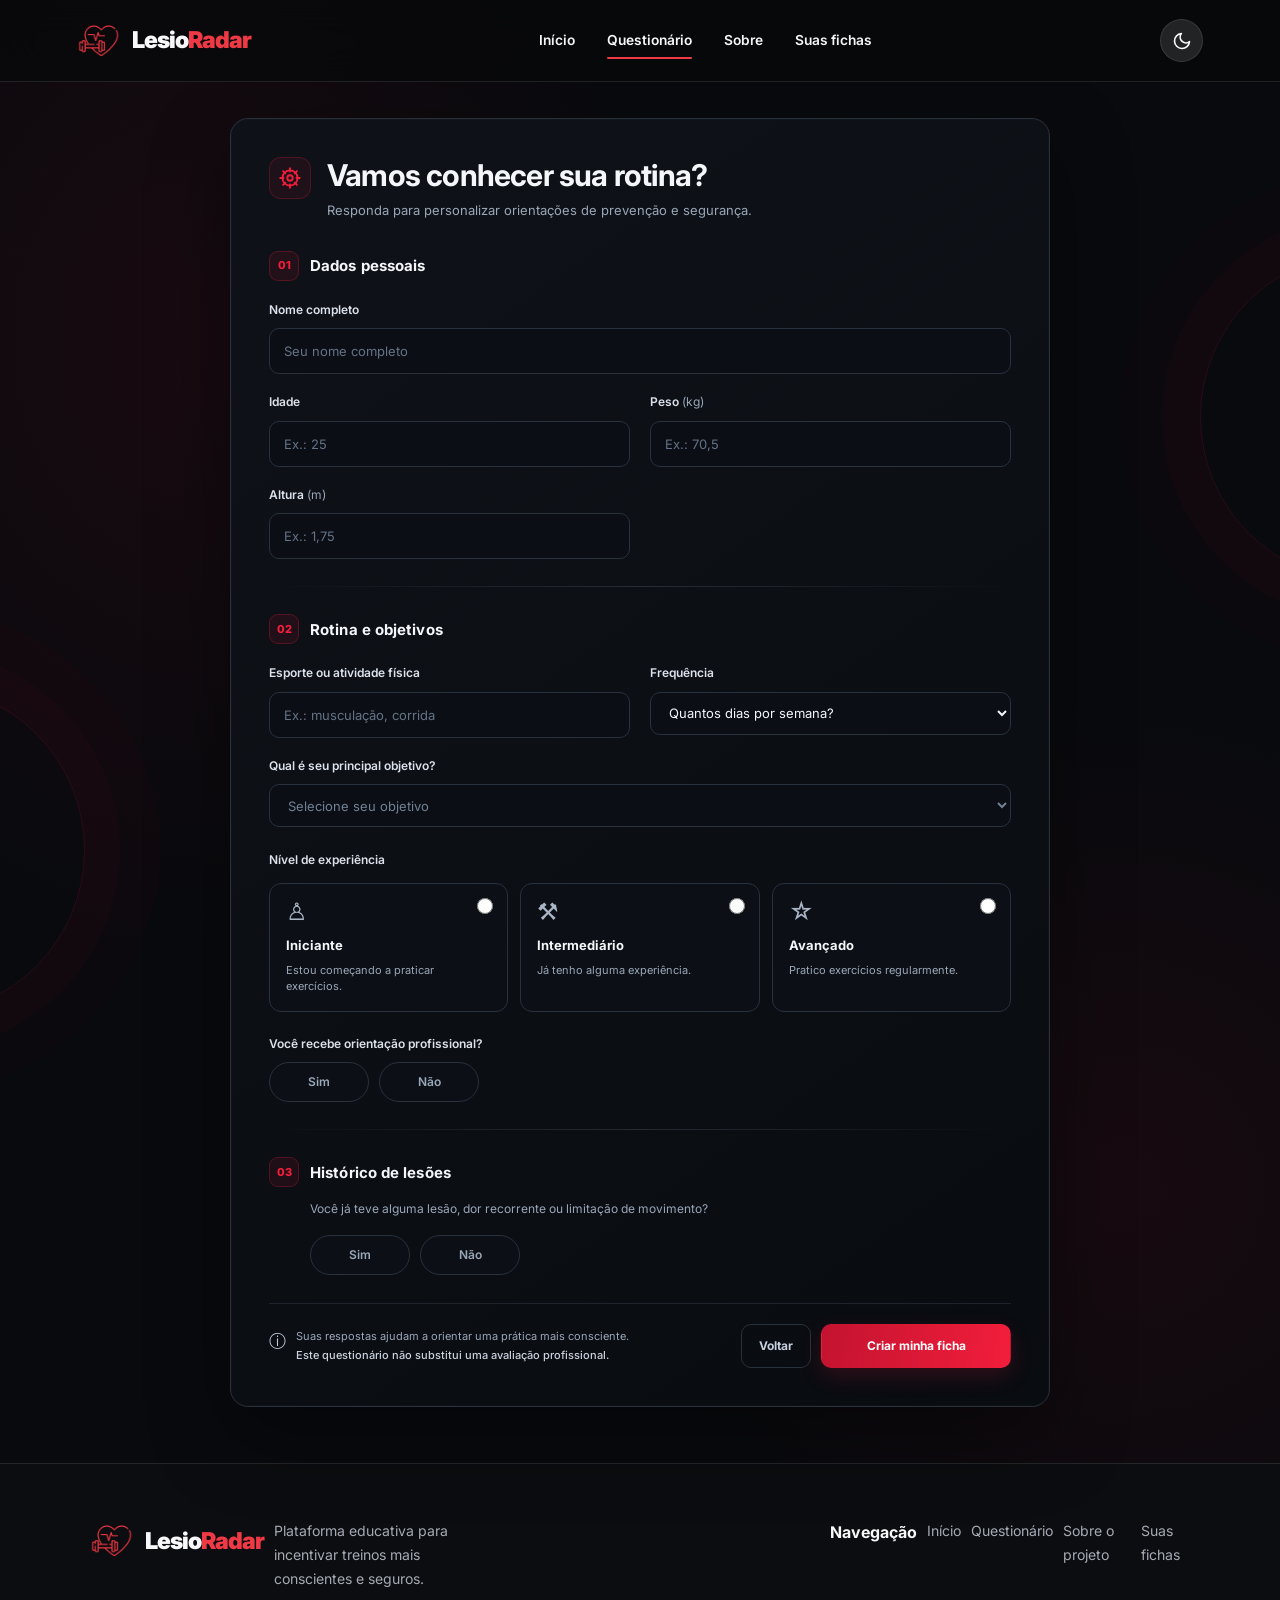
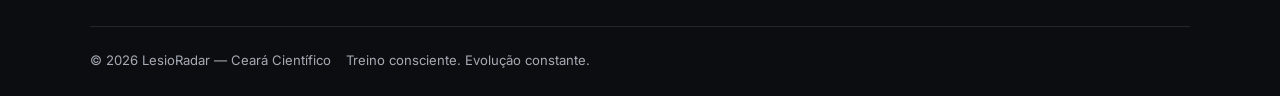
<file: lesioradar/lesioradar/questionario.html>
<!DOCTYPE html>
<html lang="pt-br">
<head>
    <meta charset="UTF-8">
    <meta name="viewport" content="width=device-width, initial-scale=1.0">
    <title>Questionário | LesioRadar</title>
    <meta name="description" content="Responda o questionário e receba uma ficha de treino personalizada.">
    <link rel="icon" href="img/logo.png">
    <link rel="stylesheet" href="css/style.css">
    <link rel="stylesheet" href="css/style_ques.css">
</head>

<body>

    <!-- Cabeçalho -->
    <header class="cabecalho">
        <a href="index.html" class="Logo">
            <img src="img/logo_vermelho.png" alt="" class="img_logo">
            <h1>Lesio<span>Radar</span></h1>
        </a>

        <nav class="menu">
            <a href="index.html">Início</a>
            <a href="questionario.html" class="ativo" aria-current="page">Questionário</a>
            <a href="sobre.html">Sobre</a>
            <a href="ficha.html">Suas fichas</a>
        </nav>

        <button id="toggleTema" class="btn_tema" type="button" aria-label="Alternar tema claro/escuro">
            <svg class="icone_lua" viewBox="0 0 24 24" width="20" height="20" fill="none" stroke="currentColor" stroke-width="2" stroke-linecap="round" stroke-linejoin="round"><path d="M21 12.8A9 9 0 1 1 11.2 3a7 7 0 0 0 9.8 9.8z"/></svg>
            <svg class="icone_sol" viewBox="0 0 24 24" width="20" height="20" fill="none" stroke="currentColor" stroke-width="2" stroke-linecap="round" stroke-linejoin="round"><circle cx="12" cy="12" r="4"/><path d="M12 2v2M12 20v2M4.9 4.9l1.4 1.4M17.7 17.7l1.4 1.4M2 12h2M20 12h2M4.9 19.1l1.4-1.4M17.7 6.3l1.4-1.4"/></svg>
        </button>
    </header>

    <div class="ambient ambient-left" aria-hidden="true"></div>
    <div class="ambient ambient-right" aria-hidden="true"></div>

    <main class="page-shell">
        <section class="container" aria-labelledby="titulo-questionario">
            <div class="intro">
                <span class="intro-icon" aria-hidden="true">
                    <svg viewBox="0 0 24 24" fill="none"> <path d="M12 3v3m0 12v3M3 12h3m12 0h3 M5.6 5.6l2.1 2.1m8.6 8.6 2.1 2.1 m0-12.8-2.1 2.1m-8.6 8.6-2.1 2.1" stroke="currentColor" stroke-width="1.7" stroke-linecap="round"/> <circle cx="12" cy="12" r="7" stroke="currentColor" stroke-width="1.7"/> <circle cx="12" cy="12" r="2.5" stroke="currentColor" stroke-width="1.7"/> </svg>
                </span>

                <div>
                    <h1 id="titulo-questionario"> Vamos conhecer sua rotina?</h1>
                    <p class="subtitulo"> Responda para personalizar orientações de prevenção e segurança.</p>
                </div>
            </div>

            <form id="formEsportivo">

                <!-- 01 - Dados pessoais -->
                <section class="form-section"
                         aria-labelledby="dados-titulo">

                    <div class="section-heading">
                        <span class="section-number">01</span>
                        <h2 id="dados-titulo">Dados pessoais</h2>
                    </div>

                    <div class="form-grid">
                        <div class="campo campo-wide">
                            <label for="nome">Nome completo</label>
                            <input type="text" id="nome" name="nome" placeholder="Seu nome completo" autocomplete="name" required>
                        </div>

                        <div class="campo">
                            <label for="idade">Idade</label>
                            <input type="number" id="idade" name="idade" placeholder="Ex.: 25" min="1" max="120" required>
                        </div>

                        <div class="campo">
                            <label for="peso">Peso <span>(kg)</span></label>
                            <input type="number" id="peso" name="peso" step="0.1" min="1" max="500" placeholder="Ex.: 70,5" required>
                        </div>

                        <div class="campo">
                            <label for="altura">Altura <span>(m)</span></label>
                            <input type="number" id="altura" name="altura" step="0.01" min="0.5" max="2.8" placeholder="Ex.: 1,75" required>
                        </div>
                    </div>
                </section>

                <hr>

                <!-- 02 - Rotina e objetivos -->
                <section class="form-section" aria-labelledby="rotina-titulo">

                    <div class="section-heading">
                        <span class="section-number">02</span>
                        <h2 id="rotina-titulo">Rotina e objetivos</h2>
                    </div>

                    <div class="form-grid">
                        <div class="campo">
                            <label for="esporte">Esporte ou atividade física</label>
                            <input type="text" id="esporte" name="esporte" placeholder="Ex.: musculação, corrida">
                        </div>

                        <div class="campo">
                            <label for="frequencia">Frequência</label>
                            <select id="frequencia" name="frequencia">
                                <option value="" selected disabled> Quantos dias por semana?</option>
                                <option value="1">1 dia</option>
                                <option value="2">2 dias</option>
                                <option value="3">3 dias</option>
                                <option value="4">4 dias</option>
                                <option value="5">5 dias</option>
                                <option value="6">6 dias</option>
                                <option value="7">Todos os dias</option>
                            </select>
                        </div>

                        <div class="campo campo-wide">
                            <label for="objetivo"> Qual é seu principal objetivo?</label>
                            <select id="objetivo" name="objetivo" required>
                                <option value="" disabled selected> Selecione seu objetivo</option>
                                <option value="emagrecer"> Emagrecimento / perda de gordura</option>
                                <option value="hipertrofia">Ganho de massa muscular (hipertrofia)</option>
                                <option value="condicionamento">Melhorar o condicionamento físico</option>
                                <option value="forca">Ganho de força</option>
                                <option value="saude">Saúde geral e bem-estar</option>
                                <option value="flexibilidade">Flexibilidade e mobilidade</option>
                            </select>
                        </div>
                    </div>

                    <fieldset class="experience-fieldset">
                        <legend>Nível de experiência</legend>

                        <div class="experience-options">
                            <label class="experience-card">
                                <input type="radio" name="experiencia" value="iniciante" required>
                                <span class="experience-symbol" aria-hidden="true">♙</span>
                                <span class="experience-title">Iniciante</span>
                                <span class="experience-description">Estou começando a praticar exercícios.</span>
                            </label>

                            <label class="experience-card">
                                <input type="radio" name="experiencia" value="intermediario">
                                <span class="experience-symbol" aria-hidden="true">⚒</span>
                                <span class="experience-title">Intermediário</span>
                                <span class="experience-description">Já tenho alguma experiência.</span>
                            </label>

                            <label class="experience-card">
                                <input type="radio" name="experiencia" value="avancado">
                                <span class="experience-symbol" aria-hidden="true">☆</span>
                                <span class="experience-title">Avançado</span>
                                <span class="experience-description">Pratico exercícios regularmente.</span>
                            </label>
                        </div>
                    </fieldset>

                    <div class="campo guidance-question">
                        <span class="field-label">Você recebe orientação profissional?</span>

                        <div class="choice-row">
                            <label class="choice-pill">
                                <input type="radio" name="orientacao" value="sim" required>
                                <span>Sim</span>
                            </label>

                            <label class="choice-pill">
                                <input type="radio" name="orientacao" value="nao">
                                <span>Não</span>
                            </label>
                        </div>
                    </div>
                </section>

                <hr>

                <!-- 03 - Historico de lesoes -->
                <section class="form-section"
                         aria-labelledby="lesoes-titulo">

                    <div class="section-heading">
                        <span class="section-number">03</span>
                        <h2 id="lesoes-titulo">Histórico de lesões</h2>
                    </div>

                    <p class="section-description">Você já teve alguma lesão, dor recorrente ou limitação de movimento?</p>

                    <div class="choice-row injury-choice">
                        <label class="choice-pill">
                            <input type="radio" name="lesao" value="sim" required>
                            <span>Sim</span>
                        </label>

                        <label class="choice-pill">
                            <input type="radio" name="lesao" value="nao">
                            <span>Não</span>
                        </label>
                    </div>

                    <div class="campo injury-location" id="campo-local-lesao">

                        <label for="local-lesao"> Região afetada <span>(se aplicável)</span></label>

                        <input type="text" id="local-lesao" name="local-lesao" placeholder="Ex.: joelho, ombro, coluna">

                        <small>Se houver dor atual ou lesão, procure orientação de um profissional de saúde.</small>
                    </div>
                </section>

                <!-- Rodape do formulario -->
                <div class="form-footer">
                    <p class="safety-note"><span aria-hidden="true">ⓘ</span>
                        <span>Suas respostas ajudam a orientar uma prática mais consciente.<br><strong>Este questionário não substitui uma avaliação profissional.</strong></span>
                    </p>

                    <div class="form-actions">
                        <button type="button" id="btn_Voltar"
                                class="botao-voltar"
                                onclick="window.location.href='index.html'">Voltar</button>

                        <button type="submit" id="btnEnviar" class="botao-principal">Criar minha ficha</button>
                    </div>
                </div>

            </form>
        </section>
    </main>


    <!-- Rodape -->
    <footer id="contato" class="footer">
        <div class="footer_principal">
            <div class="coluna_rodape">
                <a href="index.html" class="Logo logo_footer">
                    <img src="img/logo_vermelho.png" alt="" class="img_logo">
                    <h3>Lesio<span>Radar</span></h3>
                </a>
                <p>Plataforma educativa para incentivar treinos mais conscientes e seguros.</p>
            </div>

            <div class="coluna_rodape">
                <h4>Navegação</h4>
                <a href="index.html">Início</a>
                <a href="questionario.html">Questionário</a>
                <a href="sobre.html">Sobre o projeto</a>
                <a href="ficha.html">Suas fichas</a>
            </div>

        </div>

        <div class="footer_final">
            <p>© 2026 LesioRadar — Ceará Científico</p>
            <span>Treino consciente. Evolução constante.</span>
        </div>
    </footer>
    <script src="js/questionario.js"></script>
    <script src="js/tema.js"></script>
</body>
</html>
</file>
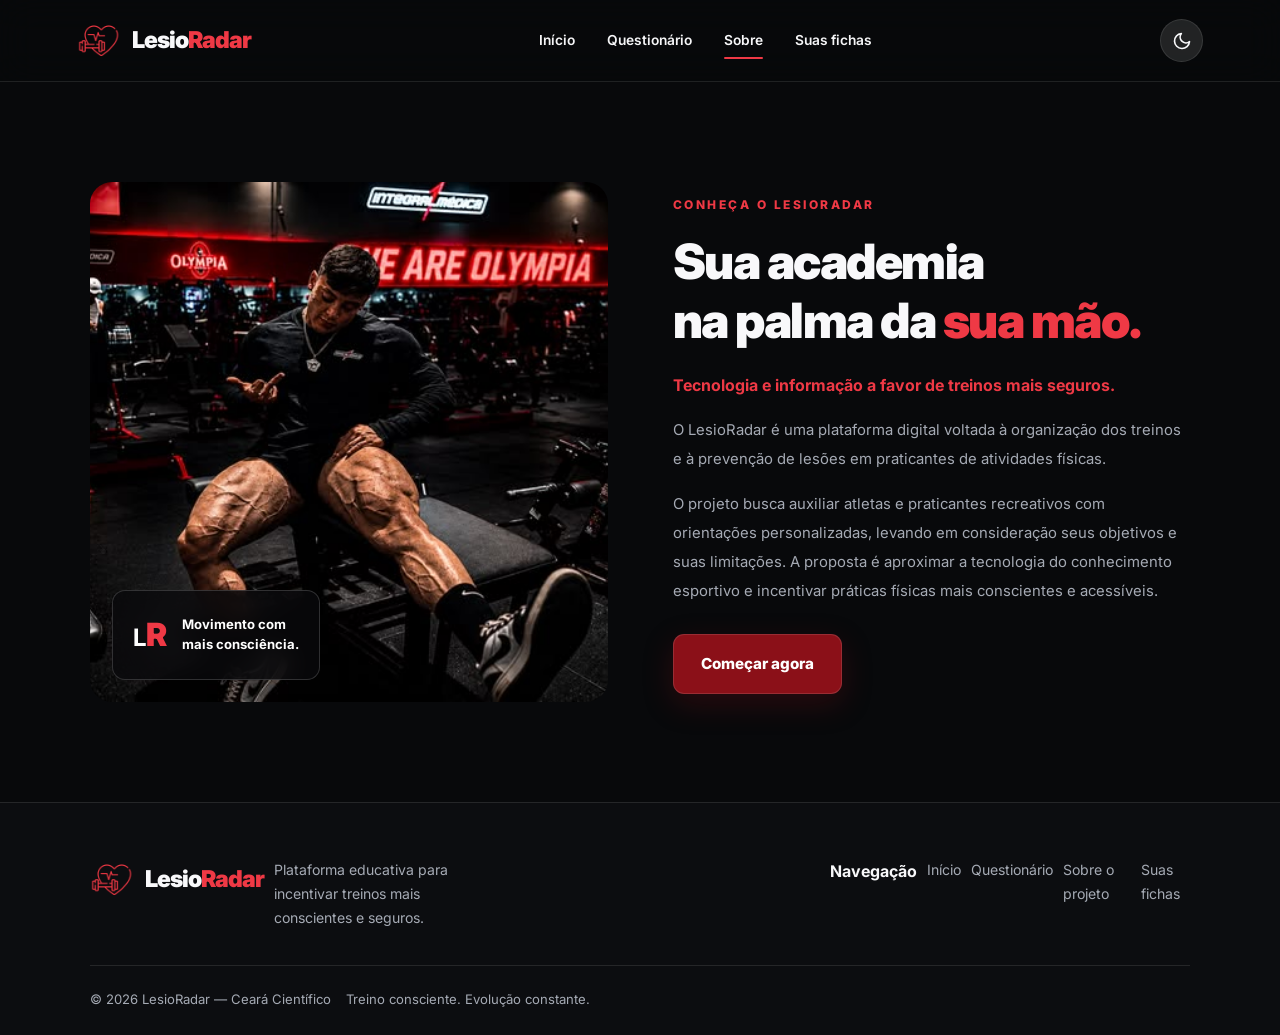
<file: lesioradar/lesioradar/sobre.html>
<!DOCTYPE html>
<html lang="pt-br">
<head>
    <meta charset="UTF-8">
    <meta name="viewport" content="width=device-width, initial-scale=1.0">
    <title>Sobre | LesioRadar</title>
    <meta name="description" content="Conheça o LesioRadar, plataforma para treinos mais conscientes e prevenção de lesões.">
    <link rel="icon" href="img/logo.png">
    <link rel="stylesheet" href="css/style.css">
    <script src="js/tema.js"></script>
</head>
<body>

    <!-- CABEÇALHO (igual em todas as páginas) -->
    <header class="cabecalho">
        <a href="index.html" class="Logo">
            <img src="img/logo_vermelho.png" alt="" class="img_logo">
            <h1>Lesio<span>Radar</span></h1>
        </a>

        <nav class="menu">
            <a href="index.html">Início</a>
            <a href="questionario.html">Questionário</a>
            <a href="sobre.html" class="ativo" aria-current="page">Sobre</a>
            <a href="ficha.html">Suas fichas</a>
        </nav>

        <button id="toggleTema" class="btn_tema" type="button" aria-label="Alternar tema claro/escuro">
            <svg class="icone_lua" viewBox="0 0 24 24" width="20" height="20" fill="none" stroke="currentColor" stroke-width="2" stroke-linecap="round" stroke-linejoin="round"><path d="M21 12.8A9 9 0 1 1 11.2 3a7 7 0 0 0 9.8 9.8z"/></svg>
            <svg class="icone_sol" viewBox="0 0 24 24" width="20" height="20" fill="none" stroke="currentColor" stroke-width="2" stroke-linecap="round" stroke-linejoin="round"><circle cx="12" cy="12" r="4"/><path d="M12 2v2M12 20v2M4.9 4.9l1.4 1.4M17.7 17.7l1.4 1.4M2 12h2M20 12h2M4.9 19.1l1.4-1.4M17.7 6.3l1.4-1.4"/></svg>
        </button>
    </header>
    <main class="pagina">

        <!-- SOBRE -->
        <section id="sobre" class="secao_sobre">

            <div class="sobre_visual">
                <img
                    src="img/lesioradar_img3.jfif"
                    alt="Prática de exercícios físicos"
                    loading="lazy"
                >

                <div class="sobre_selo">
                    <h1>L<span>R</span></h1>
                    <p>Movimento com<br>mais consciência.</p>
                </div>
            </div>

            <div class="txt_sobre">

                <span class="subtitulo_secao">
                    CONHEÇA O LESIORADAR
                </span>

                <h2>
                    Sua academia<br>
                    na palma da <span>sua mão.</span>
                </h2>

                <h4>
                    Tecnologia e informação a favor de treinos mais seguros.
                </h4>

                <p>
                    O LesioRadar é uma plataforma digital voltada à
                    organização dos treinos e à prevenção de lesões
                    em praticantes de atividades físicas.
                </p>

                <p>
                    O projeto busca auxiliar atletas e praticantes
                    recreativos com orientações personalizadas, levando
                    em consideração seus objetivos e suas limitações.
                    A proposta é aproximar a tecnologia do conhecimento
                    esportivo e incentivar práticas físicas mais
                    conscientes e acessíveis.
                </p>

                <a
                    href="questionario.html"
                    class="link_botao sobre_botao"
                >
                    <span class="Primeiro_botao">
                        Começar agora 
                    </span>
                </a>

            </div>

        </section>

    </main>

    <!-- RODAPÉ (igual em todas as páginas) -->
    <footer id="contato" class="footer">
        <div class="footer_principal">
            <div class="coluna_rodape">
                <a href="index.html" class="Logo logo_footer">
                    <img src="img/logo_vermelho.png" alt="" class="img_logo">
                    <h3>Lesio<span>Radar</span></h3>
                </a>
                <p>Plataforma educativa para incentivar treinos mais conscientes e seguros.</p>
            </div>
            <div class="coluna_rodape">
                <h4>Navegação</h4>
                <a href="index.html">Início</a>
                <a href="questionario.html">Questionário</a>
                <a href="sobre.html">Sobre o projeto</a>
                <a href="ficha.html">Suas fichas</a>
            </div>
        </div>
        <div class="footer_final">
            <p>© 2026 LesioRadar — Ceará Científico</p>
            <span>Treino consciente. Evolução constante.</span>
        </div>
    </footer>

</body>
</html>
</file>
<file: style.css>
@import url('https://fonts.googleapis.com/css2?family=Inter:wght@400;500;600;700;800;900&display=swap');

/* =========================
   CONFIGURAÇÕES GERAIS
========================= */

:root {
    --cor-fundo: #08090b;
    --cor-card: #141619;
    --cor-texto: #f8f8fa;
    --cor-texto-sec: #a5aab4;
    --cor-primaria: #8b1018;
    --cor-primaria-hover: #bd202b;
    --cor-acento: #ef3945;
    --cor-borda: rgba(255,255,255,.10);
    --cor-footer: #0c0d10;
    --radius: 22px;
}

:root.light_mode {
    --cor-fundo: #e4e4e4;
    --cor-card: #e7e7e7;
    --cor-texto: #171719;
    --cor-texto-sec: #62636b;
    --cor-primaria: #8b1018;
    --cor-primaria-hover: #bd202b;
    --cor-acento: #a91620;
    --cor-borda: rgba(0,0,0,.10);
    --cor-footer: #eae8e6;
}

* {
    margin: 0;
    padding: 0;
    box-sizing: border-box;
}

html {
    scroll-behavior: smooth;
    scroll-padding-top: 100px;
}

body {
    font-family: 'Inter', sans-serif;
    background: var(--cor-fundo);
    color: var(--cor-texto);
    line-height: 1.7;
    overflow-x: hidden;
    transition: background .3s, color .3s;
}

a {
    color: inherit;
    text-decoration: none;
}

button {
    font-family: inherit;
}

img {
    max-width: 100%;
}

/* =========================
   CABEÇALHO
========================= */

.cabecalho {
    position: fixed;
    top: 0;
    left: 0;
    z-index: 1000;

    width: 100%;
    min-height: 82px;
    padding: 14px 6%;

    display: flex;
    justify-content: space-between;
    align-items: center;
    gap: 24px;

    background: rgba(8, 9, 11, .60);
    backdrop-filter: blur(18px);
    -webkit-backdrop-filter: blur(18px);

    border-bottom: 1px solid rgba(255,255,255,.10);
}

.Logo {
    display: flex;
    align-items: center;
    gap: 11px;
    flex-shrink: 0;
}

.Logo h1,
.logo_footer h3 {
    color: #fff;
    font-size: 1.45rem;
    font-weight: 900;
    letter-spacing: -1px;
}

.img_logo {
    width: 44px;
    height: 44px;
    object-fit: contain;
}

.menu {
    display: flex;
    align-items: center;
    justify-content: center;
    flex-wrap: wrap;
    gap: 6px;
}

.menu a {
    padding: 9px 13px;
    border-radius: 9px;
    color: #f5f5f7;
    font-size: .86rem;
    font-weight: 600;
    transition: background .25s, color .25s;
}

.menu a:hover {
    background: rgba(255,255,255,.11);
    color: #ff777f;
}

.btn_tema {
    width: 43px;
    height: 43px;
    flex-shrink: 0;

    border: 1px solid rgba(255,255,255,.18);
    border-radius: 50%;

    background: rgba(255,255,255,.08);
    color: white;
    font-size: 1.15rem;
    cursor: pointer;

    transition: transform .25s, background .25s;
}

.btn_tema:hover {
    transform: rotate(12deg);
    background: rgba(255,255,255,.17);
}

/* =========================
   HERO — TELA INTEIRA
========================= */

.hero {
    position: relative;
    isolation: isolate;

    width: 100%;
    min-height: 100vh;
    min-height: 100svh;
    padding: 150px 8% 100px;

    display: flex;
    align-items: center;
    justify-content: flex-start;

    overflow: hidden;
    background: #08090b;
}

.Img_destaque {
    position: absolute;
    inset: 0;
    z-index: -2;
}

.Img_destaque img {
    width: 100%;
    height: 100%;
    max-width: none;

    display: block;
    object-fit: cover;
    object-position: center 40%;

    transition: transform .8s ease;
}

.hero:hover .Img_destaque img {
    transform: scale(1.025);
}

.hero::before {
    content: "";
    position: absolute;
    inset: 0;
    z-index: -1;

    background:
        linear-gradient(
            90deg,
            rgba(5,5,7,.96) 0%,
            rgba(5,5,7,.82) 34%,
            rgba(5,5,7,.40) 65%,
            rgba(5,5,7,.12) 100%
        ),
        linear-gradient(
            0deg,
            rgba(5,5,7,.65) 0%,
            transparent 45%
        );
}

.conteudo_hero {
    width: 100%;
    max-width: 700px;
    animation: aparecer .8s ease both;
}

.hero_etiqueta,
.subtitulo_secao {
    display: inline-block;
    margin-bottom: 20px;

    color: var(--cor-acento);
    font-size: .75rem;
    font-weight: 800;
    letter-spacing: 2.5px;
}

.conteudo_hero h1 {
    margin-bottom: 25px;

    color: #fff;
    font-size: clamp(2.8rem, 5.7vw, 5.3rem);
    font-weight: 900;
    line-height: 1.06;
    letter-spacing: -3px;
}

.conteudo_hero h1 span {
    color: #ef3945;
}

.conteudo_hero p {
    max-width: 550px;
    margin-bottom: 35px;

    color: rgba(255,255,255,.80);
    font-size: 1.05rem;
    line-height: 1.9;
}

.link_botao {
    display: inline-block;
}

.Primeiro_botao {
    display: inline-flex;
    justify-content: center;
    align-items: center;

    padding: 16px 27px;
    border: 1px solid rgba(255,255,255,.12);
    border-radius: 11px;

    background: var(--cor-primaria);
    color: white;

    font-size: .95rem;
    font-weight: 800;

    box-shadow: 0 10px 30px rgba(139,16,24,.25);
    transition: transform .25s, background .25s;
}

.Primeiro_botao:hover {
    background: var(--cor-primaria-hover);
    transform: translateY(-3px);
}

.hero_indicador {
    position: absolute;
    bottom: 30px;
    left: 8%;

    display: flex;
    align-items: center;
    gap: 12px;

    color: rgba(255,255,255,.70);
    font-size: .7rem;
    font-weight: 700;
    letter-spacing: 2px;
}

.indicador_linha {
    width: 38px;
    height: 2px;
    background: var(--cor-acento);
}

/* =========================
   SEÇÃO DE SERVIÇOS
========================= */

.secao_servicos,
.secao_fichas {
    padding: 105px 6%;
    max-width: 1500px;
    margin: 0 auto;
}

.secao_intro {
    max-width: 750px;
    margin: 0 auto 50px;
    text-align: center;
}

.secao_intro .subtitulo_secao {
    margin-bottom: 15px;
}

.secao_intro h2 {
    margin-bottom: 18px;

    color: var(--cor-texto);
    font-size: clamp(2rem, 4vw, 3.1rem);
    font-weight: 900;
    line-height: 1.2;
    letter-spacing: -1.5px;
}

.secao_intro h2 span,
.txt_sobre h2 span {
    color: var(--cor-acento);
}

.secao_intro > p {
    color: var(--cor-texto-sec);
    font-size: .98rem;
    line-height: 1.9;
}

/* =========================
   CARDS COM IMAGEM NO FUNDO
========================= */

.grid_3_colunas {
    display: grid;
    grid-template-columns: repeat(3, minmax(0, 1fr));
    gap: 24px;
    max-width: 1300px;
    margin: 0 auto;
}

.card {
    position: relative;
    isolation: isolate;

    min-width: 0;
    min-height: 430px;

    display: flex;
    align-items: flex-end;

    overflow: hidden;
    border: 1px solid rgba(255,255,255,.12);
    border-radius: 20px;

    background: #111;
    box-shadow: 0 12px 35px rgba(0,0,0,.20);

    transition: transform .35s, border-color .35s, box-shadow .35s;
}

/* IMAGEM COBRE TODA A CAIXA */

.card > img {
    position: absolute;
    inset: 0;
    z-index: -2;

    width: 100%;
    height: 100%;
    max-width: none;

    display: block;
    object-fit: cover;
    object-position: center;

    border-radius: 0;
    transition: transform .65s ease;
}

/* CAMADA ESCURA SOBRE A IMAGEM */

.card::after {
    content: "";
    position: absolute;
    inset: 0;
    z-index: -1;

    background: linear-gradient(
        to top,
        rgba(0,0,0,.97) 0%,
        rgba(0,0,0,.83) 32%,
        rgba(0,0,0,.35) 62%,
        rgba(0,0,0,.08) 100%
    );
}

/* TEXTO DENTRO DA CAIXA */

.card_conteudo {
    width: 100%;
    padding: 27px;
    color: #fff;
}

.card_categoria {
    display: inline-block;
    margin-bottom: 13px;
    padding: 6px 9px;

    background: rgba(139,16,24,.90);
    border: 1px solid rgba(255,255,255,.12);
    border-radius: 5px;

    color: #fff;
    font-size: .65rem;
    font-weight: 800;
    letter-spacing: 1.2px;
}

.card h3 {
    margin: 0 0 12px;
    padding: 0;

    color: #fff;
    font-size: 1.4rem;
    font-weight: 800;
    line-height: 1.35;
}

.card p {
    margin: 0;
    padding: 0;

    color: rgba(255,255,255,.80);
    font-size: .88rem;
    line-height: 1.8;
}

.card_link {
    display: inline-flex;
    align-items: center;
    gap: 12px;

    margin-top: 20px;
    color: white;
    font-size: .85rem;
    font-weight: 800;

    transition: color .25s, gap .25s;
}

.card_link span {
    color: #ff5964;
    font-size: 1.1rem;
}

.card_link:hover {
    gap: 17px;
    color: #ff777f;
}

.card:hover {
    transform: translateY(-7px);
    border-color: #a51b25;
    box-shadow: 0 20px 45px rgba(139,16,24,.22);
}

.card:hover > img {
    transform: scale(1.07);
}

/* =========================
   SOBRE O PROJETO
========================= */

.secao_sobre {
    max-width: 1400px;
    margin: 0 auto;
    padding: 100px 7%;

    display: grid;
    grid-template-columns: minmax(0, 1fr) minmax(0, 1fr);
    align-items: center;
    gap: 65px;
}

.sobre_visual {
    position: relative;
    min-width: 0;
    height: 520px;

    overflow: hidden;
    border-radius: 22px;
    background: var(--cor-card);
}

.sobre_visual > img {
    width: 100%;
    height: 100%;
    display: block;

    object-fit: cover;
    object-position: center;

    transition: transform .6s ease;
}

.sobre_visual:hover > img {
    transform: scale(1.04);
}

.sobre_selo {
    position: absolute;
    bottom: 22px;
    left: 22px;

    display: flex;
    align-items: center;
    gap: 15px;

    padding: 17px 20px;
    border: 1px solid rgba(255,255,255,.16);
    border-radius: 13px;

    background: rgba(10,10,12,.78);
    backdrop-filter: blur(12px);
    color: white;
}

.sobre_selo span {
    color: #ef3945;
    font-size: 2rem;
    font-weight: 900;
}

.sobre_selo p {
    font-size: .82rem;
    line-height: 1.5;
    font-weight: 700;
}

.txt_sobre {
    min-width: 0;
}

.txt_sobre .subtitulo_secao {
    margin-bottom: 18px;
}

.txt_sobre h2 {
    margin-bottom: 22px;

    color: var(--cor-texto);
    font-size: clamp(2rem, 3.8vw, 3.2rem);
    font-weight: 900;
    line-height: 1.2;
    letter-spacing: -1.5px;
}

.txt_sobre h4 {
    margin-bottom: 17px;
    color: var(--cor-acento);
    font-size: 1rem;
    line-height: 1.7;
}

.txt_sobre p {
    margin-bottom: 16px;

    color: var(--cor-texto-sec);
    font-size: .93rem;
    line-height: 1.95;
}

.sobre_botao {
    margin-top: 12px;
}

/* =========================
   FICHAS DE TREINO
========================= */

.secao_fichas {
    width: 100%;
    scroll-margin-top: 90px;
}

#container_ficha {
    width: 100%;
    min-width: 0;
}

.ficha_wrapper {
    overflow: auto;
    border: 1px solid var(--cor-borda);
    border-radius: 20px;
    background: var(--cor-card);
}

.ficha_cabeçalho {
    padding: 30px;
    background: var(--cor-primaria);
    color: white;
}

.ficha_cabeçalho h2 {
    margin-bottom: 6px;
    text-align: left;
    font-size: 1.7rem;
}

.ficha_cabeçalho p {
    color: rgba(255,255,255,.85);
}

.fichas_dias {
    padding: 28px;
    display: flex;
    flex-direction: column;
    gap: 24px;
    overflow-x: auto;
}

.fichas_dia {
    overflow: hidden;
    border: 1px solid var(--cor-borda);
    border-radius: 14px;
}

.fichas_dia_titulo {
    padding: 15px 20px;
    display: flex;
    align-items: center;
    flex-wrap: wrap;
    gap: 12px;

    background: var(--cor-card);
    border-bottom: 1px solid var(--cor-borda);
}

.fichas_dia_titulo h3 {
    font-size: .95rem;
    font-weight: 800;
}

.ficha_badge {
    padding: 4px 10px;
    border-radius: 30px;
    background: var(--cor-primaria);
    color: white;
    font-size: .7rem;
    font-weight: 700;
}

.ficha_tabela {
    width: 100%;
    min-width: 600px;
    border-collapse: collapse;
    font-size: .9rem;
}

.ficha_tabela th {
    padding: 13px 16px;
    text-align: left;

    background: var(--cor-card);
    color: var(--cor-texto-sec);
    border-bottom: 1px solid var(--cor-borda);

    font-size: .72rem;
    letter-spacing: 1px;
    text-transform: uppercase;
}

.ficha_tabela td {
    padding: 14px 16px;
    border-bottom: 1px solid var(--cor-borda);
    color: var(--cor-texto);
}

.ficha_tabela tr:last-child td {
    border-bottom: none;
}

.ficha_tabela tr:hover td {
    background: rgba(139,16,24,.07);
}

.ficha_tabela small {
    display: block;
    margin-top: 3px;
    color: var(--cor-texto-sec);
    font-size: .78rem;
}

.ficha_dicas,
.ficha_aviso {
    margin: 0 28px 24px;
    padding: 20px;
    border-radius: 13px;
}

.ficha_dicas {
    background: rgba(139,16,24,.08);
    border: 1px solid rgba(139,16,24,.25);
}

.ficha_dicas h4 {
    margin-bottom: 12px;
    color: var(--cor-acento);
    font-size: .85rem;
}

.ficha_dicas ul {
    list-style: none;
    display: flex;
    flex-direction: column;
    gap: 8px;
}

.ficha_dicas ul li {
    position: relative;
    padding-left: 20px;
    color: var(--cor-texto-sec);
    font-size: .9rem;
}

.ficha_dicas ul li::before {
    content: "→";
    position: absolute;
    left: 0;
    color: var(--cor-acento);
}

.ficha_aviso {
    background: rgba(249,115,22,.08);
    border: 1px solid rgba(249,115,22,.25);
    color: #f59a52;
    font-size: .9rem;
}

.ficha_acoes {
    padding: 24px 28px;
    display: flex;
    flex-wrap: wrap;
    gap: 12px;
    border-top: 1px solid var(--cor-borda);
}

/* =========================
   RODAPÉ
========================= */

.footer {
    padding: 55px 7% 25px;
    background: var(--cor-footer);
    border-top: 1px solid var(--cor-borda);
}

.footer_principal {
    display: flex;
    justify-content: space-between;
    flex-wrap: wrap;
    gap: 45px;
    padding-bottom: 35px;
}

.coluna_rodape {
    max-width: 360px;
    display: flex;
    flex-direction: column;
    align-items: flex-start;
    gap: 10px;
}

.logo_footer {
    margin-bottom: 8px;
}

.coluna_rodape h4 {
    margin-bottom: 8px;
    color: var(--cor-texto);
    font-size: 1rem;
}

.coluna_rodape > p,
.coluna_rodape > a:not(.Logo) {
    color: var(--cor-texto-sec);
    font-size: .88rem;
}

.coluna_rodape > a:not(.Logo):hover {
    color: var(--cor-acento);
}

.footer_final {
    padding-top: 22px;
    display: flex;
    justify-content: space-between;
    flex-wrap: wrap;
    gap: 15px;

    border-top: 1px solid var(--cor-borda);
    color: var(--cor-texto-sec);
    font-size: .82rem;
}

/* =========================
   ANIMAÇÃO
========================= */

@keyframes aparecer {
    from {
        opacity: 0;
        transform: translateY(20px);
    }

    to {
        opacity: 1;
        transform: translateY(0);
    }
}

/* =========================
   TABLETS
========================= */

@media (max-width: 950px) {
    .cabecalho {
        padding: 13px 4%;
        gap: 12px;
    }

    .Logo h1 {
        font-size: 1.25rem;
    }

    .menu {
        gap: 2px;
    }

    .menu a {
        padding: 8px;
        font-size: .77rem;
    }

    .hero {
        padding-left: 6%;
        padding-right: 6%;
    }

    .grid_3_colunas {
        grid-template-columns: repeat(2, minmax(0, 1fr));
    }

    .secao_sobre {
        gap: 35px;
    }

    .sobre_visual {
        height: 450px;
    }
}

/* =========================
   CELULARES
========================= */

@media (max-width: 600px) {
    .cabecalho {
        padding: 10px 4%;
        flex-wrap: wrap;
        gap: 8px;
    }

    .img_logo {
        width: 34px;
        height: 34px;
    }

    .Logo h1 {
        font-size: 1.1rem;
    }

    .btn_tema {
        width: 36px;
        height: 36px;
    }

    .menu {
        order: 3;
        width: 100%;
        gap: 0;
        justify-content: space-between;
    }

    .menu a {
        padding: 7px 6px;
        font-size: .70rem;
    }

    .hero {
        min-height: 100svh;
        padding: 175px 7% 90px;
    }

    .Img_destaque img {
        object-position: 58% center;
    }

    .hero::before {
        background:
            linear-gradient(
                90deg,
                rgba(5,5,7,.91),
                rgba(5,5,7,.55)
            ),
            linear-gradient(
                0deg,
                rgba(5,5,7,.65),
                transparent
            );
    }

    .conteudo_hero h1 {
        font-size: clamp(2.45rem, 10vw, 3.5rem);
        letter-spacing: -1.5px;
    }

    .conteudo_hero p {
        font-size: .95rem;
        line-height: 1.8;
    }

    .hero_indicador {
        left: 7%;
        bottom: 25px;
        font-size: .59rem;
        letter-spacing: 1.2px;
    }

    .secao_servicos,
    .secao_fichas {
        padding: 75px 6%;
    }

    .secao_intro {
        margin-bottom: 35px;
    }

    .grid_3_colunas {
        grid-template-columns: 1fr;
        gap: 20px;
    }

    .card {
        min-height: 390px;
        border-radius: 18px;
    }

    .card_conteudo {
        padding: 24px;
    }

    .secao_sobre {
        padding: 70px 6%;
        grid-template-columns: 1fr;
        gap: 30px;
    }

    .sobre_visual {
        height: 360px;
    }

    .txt_sobre h2 {
        font-size: 2.2rem;
    }

    .txt_sobre p {
        font-size: .9rem;
        line-height: 1.85;
    }

    .ficha_cabeçalho {
        padding: 22px;
    }

    .fichas_dias {
        padding: 14px;
    }

    .ficha_dicas,
    .ficha_aviso {
        margin: 0 14px 18px;
    }

    .ficha_acoes {
        padding: 18px;
    }

    .footer {
        padding: 40px 6% 22px;
    }

    .footer_principal {
        flex-direction: column;
        gap: 30px;
    }

    .footer_final {
        flex-direction: column;
        gap: 8px;
    }
}

/* ACESSIBILIDADE */

@media (prefers-reduced-motion: reduce) {
    *,
    *::before,
    *::after {
        animation: none !important;
        transition: none !important;
        scroll-behavior: auto !important;
    }
}
</file>
<file: lesioradar/css/style.css>
@import url('https://fonts.googleapis.com/css2?family=Inter:wght@400;500;600;700;800;900&display=swap');

/* =========================
   CONFIGURAÇÕES GERAIS
========================= */

:root {
    --cor-fundo: #08090b;
    --cor-card: #141619;
    --cor-vivo: #e4172f;
    --cor-header: rgba(8, 9, 11, .72);
    --cor-header-borda: rgba(255,255,255,.10);
    --cor-menu: #f5f5f7;
    --cor-menu-hover: rgba(255,255,255,.11);
    --cor-texto: #f8f8fa;
    --cor-texto-sec: #a5aab4;
    --cor-primaria: #8b1018;
    --cor-primaria-hover: #bd202b;
    --cor-acento: #ef3945;
    --cor-borda: rgba(255,255,255,.10);
    --cor-footer: #0c0d10;
    --radius: 22px;
}

:root.light_mode {
    --cor-fundo: #f2f3f5;
    --cor-card: #ffffff;
    --cor-vivo: #d4152b;
    --cor-header: rgba(246, 246, 248, .86);
    --cor-header-borda: rgba(0,0,0,.10);
    --cor-menu: #25262b;
    --cor-menu-hover: rgba(0,0,0,.06);
    --cor-texto: #171719;
    --cor-texto-sec: #62636b;
    --cor-primaria: #8b1018;
    --cor-primaria-hover: #bd202b;
    --cor-acento: #a91620;
    --cor-borda: rgba(0,0,0,.10);
    --cor-footer: #eae8e6;
}

* {
    margin: 0;
    padding: 0;
    box-sizing: border-box;
}

html {
    scroll-behavior: smooth;
    scroll-padding-top: 100px;
}

body {
    font-family: 'Inter', sans-serif;
    background: var(--cor-fundo);
    color: var(--cor-texto);
    line-height: 1.7;
    overflow-x: hidden;
    transition: background .3s, color .3s;
}

a {
    color: inherit;
    text-decoration: none;
}

button {
    font-family: inherit;
}

img {
    max-width: 100%;
}

/* =========================
   CABEÇALHO
========================= */

.cabecalho {
    position: fixed;
    top: 0;
    left: 0;
    z-index: 1000;

    width: 100%;
    min-height: 82px;
    padding: 14px 6%;

    display: flex;
    justify-content: space-between;
    align-items: center;
    gap: 24px;

    background: var(--cor-header);
    backdrop-filter: blur(18px);
    -webkit-backdrop-filter: blur(18px);

    border-bottom: 1px solid var(--cor-header-borda);
    transition: background .3s, border-color .3s;
}

.Logo {
    display: flex;
    align-items: center;
    gap: 11px;
    flex-shrink: 0;
}

.Logo h1,
.logo_footer h3 {
    margin: 0;
    color: var(--cor-texto);
    font-size: 1.45rem;
    font-weight: 900;
    letter-spacing: -1px;
}

.Logo h1 span,
.logo_footer h3 span {
    color: var(--cor-acento);
}

.img_logo {
    width: 44px;
    height: 44px;
    object-fit: contain;
}

.menu {
    display: flex;
    align-items: center;
    justify-content: center;
    flex-wrap: wrap;
    gap: 6px;
}

.menu a {
    padding: 9px 13px;
    border-radius: 9px;
    color: var(--cor-menu);
    font-size: .86rem;
    font-weight: 600;
    transition: background .25s, color .25s;
}

.menu a:hover {
    background: var(--cor-menu-hover);
    color: var(--cor-acento);
}

.menu a.ativo {
    position: relative;
    color: var(--cor-texto);
}

.menu a.ativo::after {
    content: "";
    position: absolute;
    left: 13px;
    right: 13px;
    bottom: 2px;
    height: 2px;
    border-radius: 2px;
    background: var(--cor-acento);
}

/* conteúdo das páginas internas (cabeçalho é fixo) */
.pagina {
    padding-top: 82px;
    min-height: 70vh;
}

.btn_tema {
    width: 43px;
    height: 43px;
    flex-shrink: 0;

    padding: 0;
    display: grid;
    place-items: center;

    border: 1px solid var(--cor-header-borda);
    border-radius: 50%;

    background: var(--cor-menu-hover);
    color: var(--cor-texto);
    cursor: pointer;

    transition: transform .25s, background .25s;
}

.btn_tema:hover {
    transform: rotate(12deg);
}

/* dia = sol / noite = lua */
.btn_tema .icone_sol { display: none; }
:root.light_mode .btn_tema .icone_sol { display: block; }
:root.light_mode .btn_tema .icone_lua { display: none; }

/* =========================
   HERO — TELA INTEIRA
========================= */

.hero {
    position: relative;
    isolation: isolate;

    width: 100%;
    min-height: 100vh;
    min-height: 100svh;
    padding: 150px 8% 100px;

    display: flex;
    align-items: center;
    justify-content: flex-start;

    overflow: hidden;
    background: #08090b;
}

.Img_destaque {
    position: absolute;
    inset: 0;
    z-index: -2;
}

.Img_destaque img {
    width: 100%;
    height: 100%;
    max-width: none;

    display: block;
    object-fit: cover;
    object-position: center 40%;

    transition: transform .8s ease;
}

.hero:hover .Img_destaque img {
    transform: scale(1.025);
}

.hero::before {
    content: "";
    position: absolute;
    inset: 0;
    z-index: -1;

    background:
        linear-gradient(
            90deg,
            rgba(5,5,7,.96) 0%,
            rgba(5,5,7,.82) 34%,
            rgba(5,5,7,.40) 65%,
            rgba(5,5,7,.12) 100%
        ),
        linear-gradient(
            0deg,
            rgba(5,5,7,.65) 0%,
            transparent 45%
        );
}

.conteudo_hero {
    width: 100%;
    max-width: 700px;
    animation: aparecer .8s ease both;
}

.hero_etiqueta,
.subtitulo_secao {
    display: inline-block;
    margin-bottom: 20px;

    color: var(--cor-acento);
    font-size: .75rem;
    font-weight: 800;
    letter-spacing: 2.5px;
}

.conteudo_hero h1 {
    margin-bottom: 25px;

    color: #fff;
    font-size: clamp(2.8rem, 5.7vw, 5.3rem);
    font-weight: 900;
    line-height: 1.06;
    letter-spacing: -3px;
}

.conteudo_hero h1 span {
    color: #ef3945;
}

.conteudo_hero p {
    max-width: 550px;
    margin-bottom: 35px;

    color: rgba(255,255,255,.80);
    font-size: 1.05rem;
    line-height: 1.9;
}

.link_botao {
    display: inline-block;
}

.Primeiro_botao {
    display: inline-flex;
    justify-content: center;
    align-items: center;

    padding: 16px 27px;
    border: 1px solid rgba(255,255,255,.12);
    border-radius: 11px;

    background: var(--cor-primaria);
    color: white;

    font-size: .95rem;
    font-weight: 800;

    box-shadow: 0 10px 30px rgba(139,16,24,.25);
    transition: transform .25s, background .25s;
}

.Primeiro_botao:hover {
    background: var(--cor-primaria-hover);
    transform: translateY(-3px);
}

.hero_indicador {
    position: absolute;
    bottom: 30px;
    left: 8%;

    display: flex;
    align-items: center;
    gap: 12px;

    color: rgba(255,255,255,.70);
    font-size: .7rem;
    font-weight: 700;
    letter-spacing: 2px;
}

.indicador_linha {
    width: 38px;
    height: 2px;
    background: var(--cor-acento);
}

/* =========================
   SEÇÃO DE SERVIÇOS
========================= */

.secao_servicos {
    padding: 105px 6%;
    max-width: 1500px;
    margin: 0 auto;
}

.secao_intro {
    max-width: 750px;
    margin: 0 auto 50px;
    text-align: center;
}

.secao_intro .subtitulo_secao {
    margin-bottom: 15px;
}

.secao_intro h2 {
    margin-bottom: 18px;

    color: var(--cor-texto);
    font-size: clamp(2rem, 4vw, 3.1rem);
    font-weight: 900;
    line-height: 1.2;
    letter-spacing: -1.5px;
}

.secao_intro h2 span,
.txt_sobre h2 span {
    color: var(--cor-acento);
}

.secao_intro > p {
    color: var(--cor-texto-sec);
    font-size: .98rem;
    line-height: 1.9;
}

/* =========================
   CARDS COM IMAGEM NO FUNDO
========================= */

.grid_3_colunas {
    display: grid;
    grid-template-columns: repeat(3, minmax(0, 1fr));
    gap: 24px;
    max-width: 1300px;
    margin: 0 auto;
}

.card {
    position: relative;
    isolation: isolate;

    min-width: 0;
    min-height: 430px;

    display: flex;
    align-items: flex-end;

    overflow: hidden;
    border: 1px solid rgba(255,255,255,.12);
    border-radius: 20px;

    background: #111;
    box-shadow: 0 12px 35px rgba(0,0,0,.20);

    transition: transform .35s, border-color .35s, box-shadow .35s;
}

/* IMAGEM COBRE TODA A CAIXA */

.card > img {
    position: absolute;
    inset: 0;
    z-index: -2;

    width: 100%;
    height: 100%;
    max-width: none;

    display: block;
    object-fit: cover;
    object-position: center;

    border-radius: 0;
    transition: transform .65s ease;
}

/* CAMADA ESCURA SOBRE A IMAGEM */

.card::after {
    content: "";
    position: absolute;
    inset: 0;
    z-index: -1;

    background: linear-gradient(
        to top,
        rgba(0,0,0,.97) 0%,
        rgba(0,0,0,.83) 32%,
        rgba(0,0,0,.35) 62%,
        rgba(0,0,0,.08) 100%
    );
}

/* TEXTO DENTRO DA CAIXA */

.card_conteudo {
    width: 100%;
    padding: 27px;
    color: #fff;
}

.card_categoria {
    display: inline-block;
    margin-bottom: 13px;
    padding: 6px 9px;

    background: rgba(139,16,24,.90);
    border: 1px solid rgba(255,255,255,.12);
    border-radius: 5px;

    color: #fff;
    font-size: .65rem;
    font-weight: 800;
    letter-spacing: 1.2px;
}

.card h3 {
    margin: 0 0 12px;
    padding: 0;

    color: #fff;
    font-size: 1.4rem;
    font-weight: 800;
    line-height: 1.35;
}

.card p {
    margin: 0;
    padding: 0;

    color: rgba(255,255,255,.80);
    font-size: .88rem;
    line-height: 1.8;
}

.card_link {
    display: inline-flex;
    align-items: center;
    gap: 12px;

    margin-top: 20px;
    color: white;
    font-size: .85rem;
    font-weight: 800;

    transition: color .25s, gap .25s;
}

.card_link span {
    color: #ff5964;
    font-size: 1.1rem;
}

.card_link:hover {
    gap: 17px;
    color: #ff777f;
}

.card:hover {
    transform: translateY(-7px);
    border-color: #a51b25;
    box-shadow: 0 20px 45px rgba(139,16,24,.22);
}

.card:hover > img {
    transform: scale(1.07);
}

/* =========================
   SOBRE O PROJETO
========================= */

.secao_sobre {
    max-width: 1400px;
    margin: 0 auto;
    padding: 100px 7%;

    display: grid;
    grid-template-columns: minmax(0, 1fr) minmax(0, 1fr);
    align-items: center;
    gap: 65px;
}

.sobre_visual {
    position: relative;
    min-width: 0;
    height: 520px;

    overflow: hidden;
    border-radius: 22px;
    background: var(--cor-card);
}

.sobre_visual > img {
    width: 100%;
    height: 100%;
    display: block;

    object-fit: cover;
    object-position: center;

    transition: transform .6s ease;
}

.sobre_visual:hover > img {
    transform: scale(1.04);
}

.sobre_selo {
    position: absolute;
    bottom: 22px;
    left: 22px;

    display: flex;
    align-items: center;
    gap: 15px;

    padding: 17px 20px;
    border: 1px solid rgba(255,255,255,.16);
    border-radius: 13px;

    background: rgba(10,10,12,.78);
    backdrop-filter: blur(12px);
    color: white;
}

.sobre_selo span {
    color: #ef3945;
    font-size: 2rem;
    font-weight: 900;
}

.sobre_selo p {
    font-size: .82rem;
    line-height: 1.5;
    font-weight: 700;
}

.txt_sobre {
    min-width: 0;
}

.txt_sobre .subtitulo_secao {
    margin-bottom: 18px;
}

.txt_sobre h2 {
    margin-bottom: 22px;

    color: var(--cor-texto);
    font-size: clamp(2rem, 3.8vw, 3.2rem);
    font-weight: 900;
    line-height: 1.2;
    letter-spacing: -1.5px;
}

.txt_sobre h4 {
    margin-bottom: 17px;
    color: var(--cor-acento);
    font-size: 1rem;
    line-height: 1.7;
}

.txt_sobre p {
    margin-bottom: 16px;

    color: var(--cor-texto-sec);
    font-size: .93rem;
    line-height: 1.95;
}

.sobre_botao {
    margin-top: 12px;
}

/* =========================
   RODAPÉ
========================= */

.footer {
    padding: 55px 7% 25px;
    background: var(--cor-footer);
    border-top: 1px solid var(--cor-borda);
}

.footer_principal {
    display: flex;
    justify-content: space-between;
    flex-wrap: wrap;
    gap: 45px;
    padding-bottom: 35px;
}

.coluna_rodape {
    max-width: 360px;
    display: flex;
    flex-direction: column;
    align-items: flex-start;
    gap: 10px;
}

.logo_footer {
    margin-bottom: 8px;
}

.coluna_rodape h4 {
    margin-bottom: 8px;
    color: var(--cor-texto);
    font-size: 1rem;
}

.coluna_rodape > p,
.coluna_rodape > a:not(.Logo) {
    color: var(--cor-texto-sec);
    font-size: .88rem;
    text-align: justify;
    justify-content: flex-start;
}

.coluna_rodape > a:not(.Logo):hover {
    color: var(--cor-acento);
}

.footer_final {
    padding-top: 22px;
    display: flex;
    justify-content: space-between;
    flex-wrap: wrap;
    gap: 15px;

    border-top: 1px solid var(--cor-borda);
    color: var(--cor-texto-sec);
    font-size: .82rem;
}

/* =========================
   ANIMAÇÃO
========================= */

@keyframes aparecer {
    from {
        opacity: 0;
        transform: translateY(20px);
    }

    to {
        opacity: 1;
        transform: translateY(0);
    }
}

/* =========================
   TABLETS
========================= */

@media (max-width: 950px) {
    .cabecalho {
        padding: 13px 4%;
        gap: 12px;
    }

    .Logo h1 {
        font-size: 1.25rem;
    }

    .menu {
        gap: 2px;
    }

    .menu a {
        padding: 8px;
        font-size: .77rem;
    }

    .hero {
        padding-left: 6%;
        padding-right: 6%;
    }

    .grid_3_colunas {
        grid-template-columns: repeat(2, minmax(0, 1fr));
    }

    .secao_sobre {
        gap: 35px;
    }

    .sobre_visual {
        height: 450px;
    }
}

/* =========================
   CELULARES
========================= */

@media (max-width: 600px) {
    .cabecalho {
        padding: 10px 4%;
        flex-wrap: wrap;
        gap: 8px;
    }

    .img_logo {
        width: 34px;
        height: 34px;
    }

    .Logo h1 {
        font-size: 1.1rem;
    }

    .btn_tema {
        width: 36px;
        height: 36px;
    }

    .menu {
        order: 3;
        width: 100%;
        gap: 0;
        justify-content: space-between;
    }

    .menu a {
        padding: 7px 6px;
        font-size: .70rem;
    }

    .hero {
        min-height: 100svh;
        padding: 175px 7% 90px;
    }

    .Img_destaque img {
        object-position: 58% center;
    }

    .hero::before {
        background:
            linear-gradient(
                90deg,
                rgba(5,5,7,.91),
                rgba(5,5,7,.55)
            ),
            linear-gradient(
                0deg,
                rgba(5,5,7,.65),
                transparent
            );
    }

    .conteudo_hero h1 {
        font-size: clamp(2.45rem, 10vw, 3.5rem);
        letter-spacing: -1.5px;
    }

    .conteudo_hero p {
        font-size: .95rem;
        line-height: 1.8;
    }

    .hero_indicador {
        left: 7%;
        bottom: 25px;
        font-size: .59rem;
        letter-spacing: 1.2px;
    }

    .secao_servicos {
        padding: 75px 6%;
    }

    .secao_intro {
        margin-bottom: 35px;
    }

    .grid_3_colunas {
        grid-template-columns: 1fr;
        gap: 20px;
    }

    .card {
        min-height: 390px;
        border-radius: 18px;
    }

    .card_conteudo {
        padding: 24px;
    }

    .secao_sobre {
        padding: 70px 6%;
        grid-template-columns: 1fr;
        gap: 30px;
    }

    .sobre_visual {
        height: 360px;
    }

    .txt_sobre h2 {
        font-size: 2.2rem;
    }

    .txt_sobre p {
        font-size: .9rem;
        line-height: 1.85;
    }

    .footer {
        padding: 40px 6% 22px;
    }

    .footer_principal {
        flex-direction: column;
        gap: 30px;
    }

    .footer_final {
        flex-direction: column;
        gap: 8px;
    }
}

/* ACESSIBILIDADE */

@media (prefers-reduced-motion: reduce) {
    *,
    *::before,
    *::after {
        animation: none !important;
        transition: none !important;
        scroll-behavior: auto !important;
    }
}

.container-navegacao {
    display: flex;
    flex-direction: row;
    align-items: center;
    justify-content: flex-end;
    flex-wrap: wrap;
    gap: 20px;
    text-align: right;
    width: 100%;
}

.container-navegacao a {
    display: inline-block;
    color: var(--cor-texto-sec);
    font-size: .88rem;
    text-decoration: none;
    white-space: nowrap;
    transition: color .25s;
}

.container-navegacao a:hover {
    color: var(--cor-acento);
}
.coluna_rodape:has(.container-navegacao) {
    align-items: flex-end;
}
</file>
<file: lesioradar/lesioradar/css/style.css>
@import url('https://fonts.googleapis.com/css2?family=Inter:wght@400;500;600;700;800;900&display=swap');

/* =========================
   CONFIGURAÇÕES GERAIS
========================= */

:root {
    --cor-fundo: #08090b;
    --cor-card: #141619;
    --cor-vivo: #e4172f;
    --cor-header: rgba(8, 9, 11, .72);
    --cor-header-borda: rgba(255,255,255,.10);
    --cor-menu: #f5f5f7;
    --cor-menu-hover: rgba(255,255,255,.11);
    --cor-texto: #f8f8fa;
    --cor-texto-sec: #a5aab4;
    --cor-primaria: #8b1018;
    --cor-primaria-hover: #bd202b;
    --cor-acento: #ef3945;
    --cor-borda: rgba(255,255,255,.10);
    --cor-footer: #0c0d10;
    --radius: 22px;
}

:root.light_mode {
    --cor-fundo: #f2f3f5;
    --cor-card: #ffffff;
    --cor-vivo: #d4152b;
    --cor-header: rgba(246, 246, 248, .86);
    --cor-header-borda: rgba(0,0,0,.10);
    --cor-menu: #25262b;
    --cor-menu-hover: rgba(0,0,0,.06);
    --cor-texto: #171719;
    --cor-texto-sec: #62636b;
    --cor-primaria: #8b1018;
    --cor-primaria-hover: #bd202b;
    --cor-acento: #a91620;
    --cor-borda: rgba(0,0,0,.10);
    --cor-footer: #eae8e6;
}

* {
    margin: 0;
    padding: 0;
    box-sizing: border-box;
}

html {
    scroll-behavior: smooth;
    scroll-padding-top: 100px;
}

body {
    font-family: 'Inter', sans-serif;
    background: var(--cor-fundo);
    color: var(--cor-texto);
    line-height: 1.7;
    overflow-x: hidden;
    transition: background .3s, color .3s;
}

a {
    color: inherit;
    text-decoration: none;
}

button {
    font-family: inherit;
}

img {
    max-width: 100%;
}

/* =========================
   CABEÇALHO
========================= */

.cabecalho {
    position: fixed;
    top: 0;
    left: 0;
    z-index: 1000;

    width: 100%;
    min-height: 82px;
    padding: 14px 6%;

    display: flex;
    justify-content: space-between;
    align-items: center;
    gap: 24px;

    background: var(--cor-header);
    backdrop-filter: blur(18px);
    -webkit-backdrop-filter: blur(18px);

    border-bottom: 1px solid var(--cor-header-borda);
    transition: background .3s, border-color .3s;
}

.Logo {
    display: flex;
    align-items: center;
    gap: 11px;
    flex-shrink: 0;
}

.Logo h1,
.logo_footer h3 {
    margin: 0;
    color: var(--cor-texto);
    font-size: 1.45rem;
    font-weight: 900;
    letter-spacing: -1px;
}

.Logo h1 span,
.logo_footer h3 span {
    color: var(--cor-acento);
}

.img_logo {
    width: 44px;
    height: 44px;
    object-fit: contain;
}

.menu {
    display: flex;
    align-items: center;
    justify-content: center;
    flex-wrap: wrap;
    gap: 6px;
}

.menu a {
    padding: 9px 13px;
    border-radius: 9px;
    color: var(--cor-menu);
    font-size: .86rem;
    font-weight: 600;
    transition: background .25s, color .25s;
}

.menu a:hover {
    background: var(--cor-menu-hover);
    color: var(--cor-acento);
}

.menu a.ativo {
    position: relative;
    color: var(--cor-texto);
}

.menu a.ativo::after {
    content: "";
    position: absolute;
    left: 13px;
    right: 13px;
    bottom: 2px;
    height: 2px;
    border-radius: 2px;
    background: var(--cor-acento);
}

/* conteúdo das páginas internas (cabeçalho é fixo) */
.pagina {
    padding-top: 82px;
    min-height: 70vh;
}

.btn_tema {
    width: 43px;
    height: 43px;
    flex-shrink: 0;

    padding: 0;
    display: grid;
    place-items: center;

    border: 1px solid var(--cor-header-borda);
    border-radius: 50%;

    background: var(--cor-menu-hover);
    color: var(--cor-texto);
    cursor: pointer;

    transition: transform .25s, background .25s;
}

.btn_tema:hover {
    transform: rotate(12deg);
}

/* dia = sol / noite = lua */
.btn_tema .icone_sol { display: none; }
:root.light_mode .btn_tema .icone_sol { display: block; }
:root.light_mode .btn_tema .icone_lua { display: none; }

/* =========================
   HERO — TELA INTEIRA
========================= */

.hero {
    position: relative;
    isolation: isolate;

    width: 100%;
    min-height: 100vh;
    min-height: 100svh;
    padding: 150px 8% 100px;

    display: flex;
    align-items: center;
    justify-content: flex-start;

    overflow: hidden;
    background: #08090b;
}

.Img_destaque {
    position: absolute;
    inset: 0;
    z-index: -2;
}

.Img_destaque img {
    width: 100%;
    height: 100%;
    max-width: none;

    display: block;
    object-fit: cover;
    object-position: center 40%;

    transition: transform .8s ease;
}

.hero:hover .Img_destaque img {
    transform: scale(1.025);
}

.hero::before {
    content: "";
    position: absolute;
    inset: 0;
    z-index: -1;

    background:
        linear-gradient(
            90deg,
            rgba(5,5,7,.96) 0%,
            rgba(5,5,7,.82) 34%,
            rgba(5,5,7,.40) 65%,
            rgba(5,5,7,.12) 100%
        ),
        linear-gradient(
            0deg,
            rgba(5,5,7,.65) 0%,
            transparent 45%
        );
}

.conteudo_hero {
    width: 100%;
    max-width: 700px;
    animation: aparecer .8s ease both;
}

.hero_etiqueta,
.subtitulo_secao {
    display: inline-block;
    margin-bottom: 20px;

    color: var(--cor-acento);
    font-size: .75rem;
    font-weight: 800;
    letter-spacing: 2.5px;
}

.conteudo_hero h1 {
    margin-bottom: 25px;

    color: #fff;
    font-size: clamp(2.8rem, 5.7vw, 5.3rem);
    font-weight: 900;
    line-height: 1.06;
    letter-spacing: -3px;
}

.conteudo_hero h1 span {
    color: #ef3945;
}

.conteudo_hero p {
    max-width: 550px;
    margin-bottom: 35px;

    color: rgba(255,255,255,.80);
    font-size: 1.05rem;
    line-height: 1.9;
}

.link_botao {
    display: inline-block;
}

.Primeiro_botao {
    display: inline-flex;
    justify-content: center;
    align-items: center;

    padding: 16px 27px;
    border: 1px solid rgba(255,255,255,.12);
    border-radius: 11px;

    background: var(--cor-primaria);
    color: white;

    font-size: .95rem;
    font-weight: 800;

    box-shadow: 0 10px 30px rgba(139,16,24,.25);
    transition: transform .25s, background .25s;
}

.Primeiro_botao:hover {
    background: var(--cor-primaria-hover);
    transform: translateY(-3px);
}

.hero_indicador {
    position: absolute;
    bottom: 30px;
    left: 8%;

    display: flex;
    align-items: center;
    gap: 12px;

    color: rgba(255,255,255,.70);
    font-size: .7rem;
    font-weight: 700;
    letter-spacing: 2px;
}

.indicador_linha {
    width: 38px;
    height: 2px;
    background: var(--cor-acento);
}

/* =========================
   SEÇÃO DE SERVIÇOS
========================= */

.secao_servicos {
    padding: 105px 6%;
    max-width: 1500px;
    margin: 0 auto;
}

.secao_intro {
    max-width: 750px;
    margin: 0 auto 50px;
    text-align: center;
}

.secao_intro .subtitulo_secao {
    margin-bottom: 15px;
}

.secao_intro h2 {
    margin-bottom: 18px;

    color: var(--cor-texto);
    font-size: clamp(2rem, 4vw, 3.1rem);
    font-weight: 900;
    line-height: 1.2;
    letter-spacing: -1.5px;
}

.secao_intro h2 span,
.txt_sobre h2 span {
    color: var(--cor-acento);
}

.secao_intro > p {
    color: var(--cor-texto-sec);
    font-size: .98rem;
    line-height: 1.9;
}

/* =========================
   CARDS COM IMAGEM NO FUNDO
========================= */

.grid_3_colunas {
    display: grid;
    grid-template-columns: repeat(3, minmax(0, 1fr));
    gap: 24px;
    max-width: 1300px;
    margin: 0 auto;
}

.card {
    position: relative;
    isolation: isolate;

    min-width: 0;
    min-height: 430px;

    display: flex;
    align-items: flex-end;

    overflow: hidden;
    border: 1px solid rgba(255,255,255,.12);
    border-radius: 20px;

    background: #111;
    box-shadow: 0 12px 35px rgba(0,0,0,.20);

    transition: transform .35s, border-color .35s, box-shadow .35s;
}

/* IMAGEM COBRE TODA A CAIXA */

.card > img {
    position: absolute;
    inset: 0;
    z-index: -2;

    width: 100%;
    height: 100%;
    max-width: none;

    display: block;
    object-fit: cover;
    object-position: center;

    border-radius: 0;
    transition: transform .65s ease;
}

/* CAMADA ESCURA SOBRE A IMAGEM */

.card::after {
    content: "";
    position: absolute;
    inset: 0;
    z-index: -1;

    background: linear-gradient(
        to top,
        rgba(0,0,0,.97) 0%,
        rgba(0,0,0,.83) 32%,
        rgba(0,0,0,.35) 62%,
        rgba(0,0,0,.08) 100%
    );
}

/* TEXTO DENTRO DA CAIXA */

.card_conteudo {
    width: 100%;
    padding: 27px;
    color: #fff;
}

.card_categoria {
    display: inline-block;
    margin-bottom: 13px;
    padding: 6px 9px;

    background: rgba(139,16,24,.90);
    border: 1px solid rgba(255,255,255,.12);
    border-radius: 5px;

    color: #fff;
    font-size: .65rem;
    font-weight: 800;
    letter-spacing: 1.2px;
}

.card h3 {
    margin: 0 0 12px;
    padding: 0;

    color: #fff;
    font-size: 1.4rem;
    font-weight: 800;
    line-height: 1.35;
}

.card p {
    margin: 0;
    padding: 0;

    color: rgba(255,255,255,.80);
    font-size: .88rem;
    line-height: 1.8;
}

.card_link {
    display: inline-flex;
    align-items: center;
    gap: 12px;

    margin-top: 20px;
    color: white;
    font-size: .85rem;
    font-weight: 800;

    transition: color .25s, gap .25s;
}

.card_link span {
    color: #ff5964;
    font-size: 1.1rem;
}

.card_link:hover {
    gap: 17px;
    color: #ff777f;
}

.card:hover {
    transform: translateY(-7px);
    border-color: #a51b25;
    box-shadow: 0 20px 45px rgba(139,16,24,.22);
}

.card:hover > img {
    transform: scale(1.07);
}

/* =========================
   SOBRE O PROJETO
========================= */

.secao_sobre {
    max-width: 1400px;
    margin: 0 auto;
    padding: 100px 7%;

    display: grid;
    grid-template-columns: minmax(0, 1fr) minmax(0, 1fr);
    align-items: center;
    gap: 65px;
}

.sobre_visual {
    position: relative;
    min-width: 0;
    height: 520px;

    overflow: hidden;
    border-radius: 22px;
    background: var(--cor-card);
}

.sobre_visual > img {
    width: 100%;
    height: 100%;
    display: block;

    object-fit: cover;
    object-position: center;

    transition: transform .6s ease;
}

.sobre_visual:hover > img {
    transform: scale(1.04);
}

.sobre_selo {
    position: absolute;
    bottom: 22px;
    left: 22px;

    display: flex;
    align-items: center;
    gap: 15px;

    padding: 17px 20px;
    border: 1px solid rgba(255,255,255,.16);
    border-radius: 13px;

    background: rgba(10,10,12,.78);
    backdrop-filter: blur(12px);
    color: white;
}

.sobre_selo span {
    color: #ef3945;
    font-size: 2rem;
    font-weight: 900;
}

.sobre_selo p {
    font-size: .82rem;
    line-height: 1.5;
    font-weight: 700;
}

.txt_sobre {
    min-width: 0;
}

.txt_sobre .subtitulo_secao {
    margin-bottom: 18px;
}

.txt_sobre h2 {
    margin-bottom: 22px;

    color: var(--cor-texto);
    font-size: clamp(2rem, 3.8vw, 3.2rem);
    font-weight: 900;
    line-height: 1.2;
    letter-spacing: -1.5px;
}

.txt_sobre h4 {
    margin-bottom: 17px;
    color: var(--cor-acento);
    font-size: 1rem;
    line-height: 1.7;
}

.txt_sobre p {
    margin-bottom: 16px;

    color: var(--cor-texto-sec);
    font-size: .93rem;
    line-height: 1.95;
}

.sobre_botao {
    margin-top: 12px;
}

/* =========================
   RODAPÉ
========================= */

.footer {
    padding: 55px 7% 25px;
    background: var(--cor-footer);
    border-top: 1px solid var(--cor-borda);
}

.footer_principal {
    display: flex;
    justify-content: space-between;
    flex-wrap: wrap;
    gap: 45px;
    padding-bottom: 35px;
}

.container-navegacao {
  text-align: right; /* Alinha o h4 e tudo dentro dele para a direita */
  display: flex;
  flex-direction: column; /* Coloca o H4 em cima e o nav embaixo */
  align-items: flex-end; /* Garante que os blocos alinhem à direita */
  gap: 10px; /* Espaço entre o título e os links */
}

/* Caso seus links estejam em uma tag <nav>, faça eles ficarem na horizontal */
.container-navegacao nav {
  display: flex;
  gap: 15px; /* Espaço entre cada link (Início, Questionário...) */
}

.coluna_rodape {
    max-width: 360px;
    display: flex;
    align-items: flex-start;
    gap: 10px;
}

.logo_footer {
    margin-bottom: 8px;
}

.coluna_rodape h4 {
    margin-bottom: 8px;
    color: var(--cor-texto);
    font-size: 1rem;
}

.coluna_rodape > p,
.coluna_rodape > a:not(.Logo) {
    color: var(--cor-texto-sec);
    font-size: .88rem;
    justify-content: space-between;
}

.coluna_rodape > a:not(.Logo):hover {
    color: var(--cor-acento);
}

.footer_final {
    padding-top: 22px;
    display: flex;
    justify-content: left;
    flex-wrap: wrap;
    gap: 15px;

    border-top: 1px solid var(--cor-borda);
    color: var(--cor-texto-sec);
    font-size: .82rem;
}

/* =========================
   ANIMAÇÃO
========================= */

@keyframes aparecer {
    from {
        opacity: 0;
        transform: translateY(20px);
    }

    to {
        opacity: 1;
        transform: translateY(0);
    }
}

/* =========================
   TABLETS
========================= */

@media (max-width: 950px) {
    .cabecalho {
        padding: 13px 4%;
        gap: 12px;
    }

    .Logo h1 {
        font-size: 1.25rem;
    }

    .menu {
        gap: 2px;
    }

    .menu a {
        padding: 8px;
        font-size: .77rem;
    }

    .hero {
        padding-left: 6%;
        padding-right: 6%;
    }

    .grid_3_colunas {
        grid-template-columns: repeat(2, minmax(0, 1fr));
    }

    .secao_sobre {
        gap: 35px;
    }

    .sobre_visual {
        height: 450px;
    }
}

/* =========================
   CELULARES
========================= */

@media (max-width: 600px) {
    .cabecalho {
        padding: 10px 4%;
        flex-wrap: wrap;
        gap: 8px;
    }

    .img_logo {
        width: 34px;
        height: 34px;
    }

    .Logo h1 {
        font-size: 1.1rem;
    }

    .btn_tema {
        width: 36px;
        height: 36px;
    }

    .menu {
        order: 3;
        width: 100%;
        gap: 0;
        justify-content: space-between;
    }

    .menu a {
        padding: 7px 6px;
        font-size: .70rem;
    }

    .hero {
        min-height: 100svh;
        padding: 175px 7% 90px;
    }

    .Img_destaque img {
        object-position: 58% center;
    }

    .hero::before {
        background:
            linear-gradient(
                90deg,
                rgba(5,5,7,.91),
                rgba(5,5,7,.55)
            ),
            linear-gradient(
                0deg,
                rgba(5,5,7,.65),
                transparent
            );
    }

    .conteudo_hero h1 {
        font-size: clamp(2.45rem, 10vw, 3.5rem);
        letter-spacing: -1.5px;
    }

    .conteudo_hero p {
        font-size: .95rem;
        line-height: 1.8;
    }

    .hero_indicador {
        left: 7%;
        bottom: 25px;
        font-size: .59rem;
        letter-spacing: 1.2px;
    }

    .secao_servicos {
        padding: 75px 6%;
    }

    .secao_intro {
        margin-bottom: 35px;
    }

    .grid_3_colunas {
        grid-template-columns: 1fr;
        gap: 20px;
    }

    .card {
        min-height: 390px;
        border-radius: 18px;
    }

    .card_conteudo {
        padding: 24px;
    }

    .secao_sobre {
        padding: 70px 6%;
        grid-template-columns: 1fr;
        gap: 30px;
    }

    .sobre_visual {
        height: 360px;
    }

    .txt_sobre h2 {
        font-size: 2.2rem;
    }

    .txt_sobre p {
        font-size: .9rem;
        line-height: 1.85;
    }

    .footer {
        padding: 40px 6% 22px;
    }

    .footer_principal {
        flex-direction: column;
        gap: 30px;
    }

    .footer_final {
        flex-direction: column;
        gap: 8px;
    }
}

/* ACESSIBILIDADE */

@media (prefers-reduced-motion: reduce) {
    *,
    *::before,
    *::after {
        animation: none !important;
        transition: none !important;
        scroll-behavior: auto !important;
    }
}
</file>
<file: LaioRadarQuestionario/style_ques.css>
/* --- ESTILO INSPIRADO NA IMAGEM (GLASSMORPHISM & GRADIENTS) --- */
        
        * {
            margin: 0;
            padding: 0;
            box-sizing: border-box;
            font-family: 'Segoe UI', Roboto, Helvetica, Arial, sans-serif;
        }

        body {
            /* Fundo moderno com degradê vibrante */
            background-color: #000000;
            min-height: 100vh;
            display: flex;
            justify-content: center;
            align-items: center;
            padding: 40px 20px;
            color: #f8fafc;
        }

        /* Card com efeito de vidro fosco (Glassmorphism) */
        .container {
            background: rgba(43, 0, 0, 0.486);
            backdrop-filter: blur(16px);
            -webkit-backdrop-filter: blur(16px);
            border: 1px solid rgba(255, 255, 255, 0.1);
            padding: 40px;
            border-radius: 24px;
            width: 100%;
            max-width: 650px;
            box-shadow: 0 20px 40px rgba(0, 0, 0, 0.3);
        }

        h2 {
            font-size: 28px;
            font-weight: 700;
            margin-bottom: 10px;
            text-align: center;
            color: #ffffff;
        }

        p.subtitulo {
            text-align: center;
            color: #94a3b8;
            font-size: 14px;
            margin-bottom: 30px;
        }

        h3 {
            font-size: 16px;
            color: #e2e8f0;
            margin-bottom: 15px;
            text-transform: uppercase;
            letter-spacing: 1px;
        }

        /* Customização da Tabelinha de Dados (Clean & Alinhada) */
        table {
            width: 100%;
            border-collapse: separate;
            border-spacing: 15px 10px;
            margin-left: -15px;
            margin-right: -15px;
            margin-bottom: 20px;
        }

        td {
            vertical-align: middle;
        }

        label {
            font-size: 14px;
            color: #cbd5e1;
            display: block;
            margin-bottom: 6px;
        }

        /* Inputs estilizados no padrão Dark/Modern */
        input[type="text"], 
        input[type="number"] {
            width: 100%;
            padding: 12px 16px;
            background: rgba(15, 23, 42, 0.6);
            border: 1px solid rgba(255, 255, 255, 0.1);
            border-radius: 12px;
            color: #fff;
            font-size: 15px;
            transition: all 0.3s ease;
        }

        input[type="text"]:focus, 
        input[type="number"]:focus {
            outline: none;
            border-color: #f8383867;
            background: rgba(42, 15, 15, 0.61);
        }

        .campo {
    margin-bottom: 16px;
}
 
.campo:last-child {
    margin-bottom: 0;
}
 
.campo label {
    display: block;
    font-size: 0.85rem;
    font-weight: 500;
    color: var(--cor-texto-sec);
    margin-bottom: 8px;
    letter-spacing: 0.2px;
}
 
.campo input[type="text"],
.campo input[type="number"],
.campo select,
.campo textarea {
    width: 100%;
    padding: 13px 16px;
    background: var(--cor-fundo);
    border: 1.5px solid var(--cor-borda);
    border-radius: var(--radius-sm);
    color: var(--cor-texto);
    font-family: var(--font-body);
    font-size: 0.95rem;
    transition: all 0.25s ease;
    outline: none;
    appearance: none;
    -webkit-appearance: none;
}
 
.campo select {
    cursor: pointer;
    background-image: url("data:image/svg+xml,%3Csvg xmlns='http://www.w3.org/2000/svg' fill='none' viewBox='0 0 24 24' stroke='%237a8fa8'%3E%3Cpath stroke-linecap='round' stroke-linejoin='round' stroke-width='2' d='M19 9l-7 7-7-7'%3E%3C/path%3E%3C/svg%3E");
    background-repeat: no-repeat;
    background-position: right 14px center;
    background-size: 18px;
    padding-right: 42px;
}
 
.campo select option {
    background: #000000;
    color: var(--cor-texto);
}

.campo select option :hover{
    color: #000000;
}
 
.campo textarea {
    min-height: 90px;
    resize: vertical;
    line-height: 1.6;
}
 
.campo input:focus,
.campo select:focus,
.campo textarea:focus {
    border-color: var(--cor-primaria);
    box-shadow: 0 0 0 3px var(--cor-primaria-glow);
    background: rgba(233, 14, 14, 0.04);
}
 
::placeholder {
    color: var(--cor-texto-ter);
}

        /* Estilo das perguntas verticais */
        .pergunta {
            margin-bottom: 25px;
        }

        /* Grupo de opções Sim/Não (estilo botões de rádio limpos) */
        .radio-group {
            display: flex;
            gap: 20px;
            margin-top: 8px;
        }

        .radio-option {
            display: flex;
            align-items: center;
            gap: 8px;
            cursor: pointer;
            font-size: 15px;
            color: #e2e8f0;
        }

        .radio-option input[type="radio"] {
            accent-color: #f83838; /* Muda a cor da bolinha do radio */
            width: 18px;
            height: 18px;
        }

        /* Linha divisória sutil */
        hr {
            border: 0;
            height: 1px;
            background: linear-gradient(to right, rgba(255,255,255,0), rgba(255,255,255,0.15), rgba(255,255,255,0));
            margin: 30px 0;
        }

        /* Botão de Enviar */
        button {
            width: 100%;
            padding: 14px;
            background-color: #812f2f;
            border: none;
            border-radius: 14px;
            color: #ffffff;
            font-size: 16px;
            font-weight: 600;
            cursor: pointer;
            transition: transform 0.2s, box-shadow 0.2s;
            margin-top: 10px;
        }

        button:hover {
            transform: translateY(-2px);
            box-shadow: 0 8px 20px rgba(19, 7, 7, 0.4);
        }

        button:active {
            transform: translateY(0);
        }

        /* Placeholder mais discreto */
        ::placeholder {
            color: #64748b;
        }
</file>
<file: lesioradar/css/ficha.css>
/* =========================
   PÁGINA DA FICHA
========================= */

.secao_fichas {
    max-width: 1100px;
    margin: 0 auto;
    padding: 60px 5% 90px;
}

.ficha_topo { margin-bottom: 28px; }

.ficha_barra {
    display: block;
    width: 54px;
    height: 4px;
    margin-bottom: 16px;
    border-radius: 3px;
    background: var(--cor-vivo);
}

.ficha_topo h1 {
    font-size: clamp(2.2rem, 5vw, 3.2rem);
    font-weight: 900;
    line-height: 1.15;
    letter-spacing: -1.5px;
}

.ficha_topo h1 span { color: var(--cor-vivo); }

.ficha_topo p { color: var(--cor-texto-sec); font-size: 1.05rem; }

/* ---- perfil ---- */
.ficha_perfil,
.ficha_stat,
.ficha_dia,
.ficha_vazio {
    background: var(--cor-card);
    border: 1px solid var(--cor-borda);
    border-radius: 16px;
}

.ficha_perfil {
    display: flex;
    align-items: center;
    gap: 20px;
    flex-wrap: wrap;
    padding: 22px 26px;
    margin-bottom: 18px;
}

.ficha_avatar {
    width: 76px;
    height: 76px;
    flex-shrink: 0;
    display: grid;
    place-items: center;
    border: 2px solid var(--cor-vivo);
    border-radius: 50%;
    color: var(--cor-texto-sec);
}

.ficha_perfil_info { flex: 1; min-width: 200px; }

.ficha_perfil_info h2 { font-size: 1.25rem; font-weight: 800; line-height: 1.3; }
.ficha_perfil_info small { color: var(--cor-texto-sec); }

.ficha_chips { display: flex; flex-wrap: wrap; gap: 8px; margin-top: 10px; }

.ficha_chips span {
    padding: 3px 14px;
    border-radius: 99px;
    background: var(--cor-borda);
    font-size: .82rem;
    font-weight: 700;
}

.ficha_foco {
    padding: 11px 20px;
    border: 1.5px solid var(--cor-vivo);
    border-radius: 99px;
    color: var(--cor-vivo);
    font-size: .74rem;
    font-weight: 800;
    letter-spacing: .6px;
    text-transform: uppercase;
}

/* ---- cartões de resumo ---- */
.ficha_stats {
    display: grid;
    grid-template-columns: repeat(4, minmax(0, 1fr));
    gap: 14px;
    margin-bottom: 18px;
}

.ficha_stat {
    display: flex;
    align-items: center;
    gap: 14px;
    padding: 20px;
}

.ficha_stat svg { flex-shrink: 0; color: var(--cor-vivo); }
.ficha_stat small { display: block; color: var(--cor-texto-sec); font-size: .8rem; line-height: 1.3; }
.ficha_stat strong { display: block; font-size: 1.12rem; font-weight: 800; line-height: 1.3; }

/* ---- abas dos dias ---- */
.ficha_abas {
    display: grid;
    grid-template-columns: repeat(auto-fit, minmax(190px, 1fr));
    gap: 12px;
    margin-bottom: 18px;
}

.ficha_aba {
    padding: 13px 16px;
    border: 1px solid var(--cor-borda);
    border-radius: 99px;
    background: var(--cor-card);
    color: var(--cor-texto-sec);
    font-size: .85rem;
    font-weight: 600;
    cursor: pointer;
    transition: background .2s, color .2s, border-color .2s, transform .2s;
}

.ficha_aba b { color: var(--cor-texto); font-weight: 800; margin-right: 4px; }
.ficha_aba:hover { border-color: var(--cor-vivo); transform: translateY(-2px); }

.ficha_aba.ativa {
    background: var(--cor-vivo);
    border-color: var(--cor-vivo);
    color: #fff;
    box-shadow: 0 8px 24px rgba(228,23,47,.25);
}

.ficha_aba.ativa b { color: #fff; }

/* ---- dia / tabela ---- */
.ficha_dia { padding: 24px 26px 10px; }

.ficha_dia_topo { display: flex; align-items: center; gap: 16px; margin-bottom: 20px; }

.ficha_badge {
    padding: 8px 14px;
    border-radius: 99px;
    background: rgba(228,23,47,.16);
    color: var(--cor-vivo);
    font-size: .78rem;
    font-weight: 800;
}

.ficha_dia_topo h3 { font-size: 1.3rem; font-weight: 800; line-height: 1.3; }
.ficha_dia_topo small { color: var(--cor-texto-sec); font-size: .85rem; }
.ficha_linha { flex: 1; height: 2px; min-width: 30px; background: var(--cor-vivo); }
.ficha_dia_topo img { width: 28px; height: 28px; }

.ficha_tabela_wrap { overflow-x: auto; }

.ficha_tabela { width: 100%; min-width: 560px; border-collapse: collapse; }

.ficha_tabela th {
    padding: 12px 10px;
    text-align: left;
    color: var(--cor-texto-sec);
    font-size: .7rem;
    letter-spacing: 1.2px;
    text-transform: uppercase;
    border-bottom: 1px solid var(--cor-borda);
}

.ficha_tabela td { padding: 14px 10px; border-bottom: 1px solid var(--cor-borda); font-size: .95rem; }
.ficha_tabela tr:last-child td { border-bottom: none; }
.ficha_tabela tbody tr:hover td { background: rgba(228,23,47,.05); }

.ficha_num {
    width: 36px;
    height: 36px;
    display: grid;
    place-items: center;
    border: 1.5px solid var(--cor-vivo);
    border-radius: 50%;
    color: var(--cor-texto);
    font-size: .9rem;
    font-weight: 700;
}

.ficha_tabela strong { display: block; line-height: 1.3; }
.ficha_tabela small { color: var(--cor-texto-sec); font-size: .78rem; }

/* ---- avisos, dicas, ações ---- */
.ficha_aviso,
.ficha_dicas {
    margin-top: 18px;
    padding: 18px 22px;
    border-radius: 14px;
    font-size: .92rem;
}

.ficha_aviso {
    background: rgba(249,115,22,.10);
    border: 1px solid rgba(249,115,22,.35);
    color: var(--cor-texto);
}

.ficha_dicas {
    background: rgba(228,23,47,.06);
    border: 1px solid rgba(228,23,47,.25);
}

.ficha_dicas h4 { margin-bottom: 10px; color: var(--cor-vivo); font-size: .9rem; }
.ficha_dicas ul { list-style: none; display: grid; gap: 6px; }
.ficha_dicas li { position: relative; padding-left: 20px; color: var(--cor-texto-sec); }
.ficha_dicas li::before { content: "→"; position: absolute; left: 0; color: var(--cor-vivo); }

.ficha_acoes { display: flex; flex-wrap: wrap; gap: 12px; margin-top: 22px; }
.ficha_acoes .Primeiro_botao { cursor: pointer; font-family: inherit; }

.btn_secundario {
    background: transparent;
    color: var(--cor-texto);
    border: 1px solid var(--cor-borda);
    box-shadow: none;
}

.btn_secundario:hover { background: var(--cor-borda); border-color: var(--cor-vivo); }

/* ---- sem ficha ainda ---- */
.ficha_vazio { padding: 60px 24px; text-align: center; }
.ficha_vazio h2 { margin-bottom: 10px; font-size: 1.5rem; }
.ficha_vazio p { max-width: 460px; margin: 0 auto 24px; color: var(--cor-texto-sec); }

/* ---- celular ---- */
@media (max-width: 900px) {
    .ficha_stats { grid-template-columns: repeat(2, minmax(0, 1fr)); }
}

@media (max-width: 600px) {
    .secao_fichas { padding: 40px 4% 70px; }
    .ficha_stats { grid-template-columns: 1fr; }
    .ficha_perfil { padding: 18px; }
    .ficha_dia { padding: 18px 14px 6px; }
    .ficha_linha, .ficha_dia_topo img { display: none; }
    .ficha_dia_topo { flex-wrap: wrap; }
}

/* ---- impressão: todos os dias, sem menus ---- */
@media print {
    .cabecalho, .footer, .ficha_abas, .ficha_acoes { display: none !important; }
    .pagina { padding-top: 0; }
    .ficha_dia[hidden] { display: block !important; }
    .ficha_dia { break-inside: avoid; margin-bottom: 16px; }
    body { background: #fff; color: #000; }
}
</file>
<file: lesioradar/css/style_ques.css>
:root {
    --bg: #080a0e;
    --surface: rgba(13, 16, 22, 0.96);
    --surface-soft: #10141b;
    --input: #0b0f15;
    --border: #29313d;
    --border-hover: #465263;
    --text: #f4f6fa;
    --muted: #9aa7b8;
    --muted-dark: #718095;
    --red: #f21e3b;
    --red-dark: #b91029;
    --red-glow: rgba(242, 30, 59, 0.18);
    --radius: 14px;
}

* {
    box-sizing: border-box;
}

html {
    min-height: 100%;
    scroll-behavior: smooth;
}

body {
    margin: 0;
    min-height: 100vh;
    color: var(--text);

    background:
        radial-gradient(
            ellipse at 15% 20%,
            rgba(111, 13, 30, .16),
            transparent 32%
        ),
        radial-gradient(
            ellipse at 88% 70%,
            rgba(120, 12, 28, .14),
            transparent 30%
        ),
        var(--bg);

    font-family: 'Inter', 'Segoe UI', Roboto, Helvetica, Arial, sans-serif;
    -webkit-font-smoothing: antialiased;
}

/* Textura discreta no fundo */

body::before {
    content: "";
    position: fixed;
    inset: 0;
    pointer-events: none;
    opacity: .25;

    background-image:
        linear-gradient(
            rgba(255,255,255,.018) 1px,
            transparent 1px
        ),
        linear-gradient(
            90deg,
            rgba(255,255,255,.018) 1px,
            transparent 1px
        );

    background-size: 42px 42px;
    mask-image: linear-gradient(to bottom, black, transparent 80%);
}

/* Elementos decorativos */

.ambient {
    position: fixed;
    z-index: -1;
    width: 330px;
    height: 330px;
    border: 1px solid rgba(242, 30, 59, .15);
    border-radius: 50%;
    pointer-events: none;
}

.ambient-left {
    left: -245px;
    bottom: -115px;
    box-shadow:
        0 0 0 35px rgba(242,30,59,.025),
        0 0 0 75px rgba(242,30,59,.02);
}

.ambient-right {
    right: -250px;
    top: 28%;
    box-shadow:
        0 0 0 38px rgba(242,30,59,.025),
        0 0 0 80px rgba(242,30,59,.02);
}

/* Área principal */

.page-shell {
    width: 100%;
    padding: 118px 20px 56px;

    display: flex;
    justify-content: center;
}

.container {
    width: min(100%, 820px);
    padding: clamp(24px, 4vw, 38px);

    background: linear-gradient(
        145deg,
        rgba(15,18,24,.98),
        rgba(9,12,17,.98)
    );

    border: 1px solid var(--border);
    border-radius: 18px;

    box-shadow:
        0 28px 80px rgba(0,0,0,.42),
        0 0 0 1px rgba(255,255,255,.015) inset;
}

/* Título e introdução */

.intro {
    display: flex;
    align-items: flex-start;
    gap: 16px;
    margin-bottom: 30px;
}

.intro-icon {
    flex: 0 0 42px;
    width: 42px;
    height: 42px;

    display: grid;
    place-items: center;

    color: var(--red);
    background: rgba(242,30,59,.08);
    border: 1px solid rgba(242,30,59,.22);
    border-radius: 12px;
}

.intro-icon svg {
    width: 26px;
    height: 26px;
}

h1 {
    margin: 0 0 7px;
    font-size: clamp(23px, 3vw, 30px);
    line-height: 1.2;
    letter-spacing: -.8px;
}

.subtitulo {
    margin: 0;
    color: var(--muted);
    font-size: 13px;
    line-height: 1.6;
}

/* Títulos das seções */

.section-heading {
    display: flex;
    align-items: center;
    gap: 11px;
    margin-bottom: 19px;
}

.section-number {
    display: grid;
    place-items: center;

    width: 30px;
    height: 30px;
    flex: 0 0 30px;

    color: var(--red);
    background: rgba(242,30,59,.09);
    border: 1px solid rgba(242,30,59,.25);
    border-radius: 9px;

    font-size: 11px;
    font-weight: 800;
}

h2 {
    margin: 0;
    font-size: 15px;
    font-weight: 700;
    letter-spacing: .1px;
}

/* Organização dos campos */

.form-grid {
    display: grid;
    grid-template-columns: repeat(2, minmax(0, 1fr));
    gap: 18px 20px;
}

.campo {
    min-width: 0;
}

.campo-wide {
    grid-column: 1 / -1;
}

label,
.field-label,
legend {
    color: #dce2eb;
    font-size: 12px;
    font-weight: 600;
}

.campo > label,
.field-label {
    display: block;
    margin-bottom: 8px;
}

label span {
    color: var(--muted);
    font-weight: 400;
}

/* Campos de texto e seletores */

input[type="text"],
input[type="number"],
select {
    display: block;
    width: 100%;
    min-height: 43px;
    padding: 11px 14px;

    color: var(--text);
    background-color: var(--input);

    border: 1px solid var(--border);
    border-radius: 10px;
    outline: none;

    font: inherit;
    font-size: 13px;

    transition:
        border-color .2s ease,
        box-shadow .2s ease,
        background .2s ease;
}

input::placeholder {
    color: #657286;
    opacity: 1;
}

input:focus,
select:focus {
    border-color: var(--red);
    box-shadow: 0 0 0 3px var(--red-glow);
    background-color: #101219;
}

select {
    color-scheme: dark;
    cursor: pointer;
}

select:invalid {
    color: #718095;
}

option {
    color: var(--text);
    background: #10141b;
}

/* Separadores */

hr {
    border: 0;
    height: 1px;
    margin: 27px 0;

    background: linear-gradient(
        90deg,
        transparent,
        rgba(148,163,184,.2),
        transparent
    );
}

/* Cartões de experiência */

.experience-fieldset {
    min-width: 0;
    padding: 0;
    margin: 23px 0 22px;
    border: 0;
}

.experience-fieldset legend {
    margin-bottom: 12px;
}

.experience-options {
    display: grid;
    grid-template-columns: repeat(3, minmax(0, 1fr));
    gap: 12px;
}

.experience-card {
    position: relative;
    min-height: 126px;

    display: flex;
    flex-direction: column;
    align-items: flex-start;

    padding: 16px;

    background: #0c1016;
    border: 1px solid var(--border);
    border-radius: 12px;

    cursor: pointer;

    transition:
        border-color .2s ease,
        background .2s ease,
        transform .2s ease;
}

.experience-card:hover {
    border-color: #667184;
    transform: translateY(-2px);
}

.experience-card:has(input:checked) {
    border: 1px solid var(--red);

    background: linear-gradient(
        145deg,
        rgba(242,30,59,.1),
        rgba(12,16,22,.95)
    );

    box-shadow: 0 0 0 1px rgba(242,30,59,.1) inset;
}

.experience-card input {
    position: absolute;
    top: 14px;
    right: 14px;

    width: 16px;
    height: 16px;
    accent-color: var(--red);
}

.experience-symbol {
    margin-bottom: 10px;
    color: #aab5c5;
    font-size: 24px;
    line-height: 1;
}

.experience-card:has(input:checked) .experience-symbol {
    color: var(--red);
}

.experience-title {
    margin-bottom: 6px;
    color: var(--text);
    font-size: 13px;
    font-weight: 700;
}

.experience-description {
    color: var(--muted);
    font-size: 11px;
    line-height: 1.5;
    font-weight: 400;
}

/* Opções Sim e Não */

.guidance-question {
    margin-top: 3px;
}

.choice-row {
    display: flex;
    flex-wrap: wrap;
    gap: 10px;
}

.choice-pill {
    display: inline-flex;
    align-items: center;
    margin: 0;
    cursor: pointer;
}

.choice-pill input {
    position: absolute;
    opacity: 0;
    pointer-events: none;
}

.choice-pill span {
    display: inline-flex;
    align-items: center;
    justify-content: center;

    min-width: 100px;
    min-height: 39px;
    padding: 9px 18px;

    color: var(--muted);
    background: #0c1016;

    border: 1px solid var(--border);
    border-radius: 999px;

    font-size: 12px;
    font-weight: 600;

    transition: .2s ease;
}

.choice-pill:hover span {
    border-color: var(--border-hover);
    color: var(--text);
}

.choice-pill input:checked + span {
    color: #fff;
    border-color: var(--red);

    background: linear-gradient(
        100deg,
        #a90f27,
        #e51b39
    );

    box-shadow: 0 5px 18px rgba(242,30,59,.12);
}

.choice-pill input:focus-visible + span {
    outline: 2px solid #fff;
    outline-offset: 3px;
}

/* Histórico de lesões */

.section-description {
    margin: -7px 0 16px 41px;
    color: var(--muted);
    font-size: 12px;
    line-height: 1.6;
}

.injury-choice {
    margin-left: 41px;
}

.injury-location {
    margin: 19px 0 0 41px;
}

.injury-location small {
    display: block;
    margin-top: 8px;
    color: var(--muted-dark);
    font-size: 11px;
    line-height: 1.5;
}

.injury-location.is-hidden {
    display: none;
}

/* Rodapé e botões */

.form-footer {
    display: flex;
    justify-content: space-between;
    align-items: center;
    gap: 24px;

    margin-top: 28px;
    padding-top: 20px;

    border-top: 1px solid rgba(148,163,184,.15);
}

.safety-note {
    display: flex;
    gap: 10px;

    margin: 0;
    color: var(--muted);

    font-size: 11px;
    line-height: 1.7;
}

.safety-note > span:first-child {
    color: #c0cad8;
    font-size: 17px;
}

.safety-note strong {
    color: #cbd3df;
    font-weight: 500;
}

.form-actions {
    display: flex;
    gap: 10px;
    flex-shrink: 0;
}

button {
    min-height: 43px;
    padding: 11px 17px;

    border-radius: 10px;
    border: 1px solid transparent;

    font: inherit;
    font-size: 12px;
    font-weight: 700;

    cursor: pointer;

    transition:
        transform .2s ease,
        box-shadow .2s ease,
        background .2s ease;
}

button:hover {
    transform: translateY(-1px);
}

button:active {
    transform: translateY(0);
}

.botao-voltar {
    color: #c7d0dd;
    background: transparent;
    border-color: var(--border);
}

.botao-voltar:hover {
    background: #171c25;
    border-color: var(--border-hover);
}

.botao-principal {
    display: inline-flex;
    align-items: center;
    justify-content: center;
    gap: 14px;

    min-width: 190px;

    color: #fff;

    background: linear-gradient(
        100deg,
        #c31330,
        #f21e3b
    );

    box-shadow: 0 8px 22px rgba(242,30,59,.17);
}

.botao-principal:hover {
    box-shadow: 0 10px 28px rgba(242,30,59,.28);
}

.botao-principal span {
    font-size: 17px;
    line-height: 1;
}

/* Adaptação para celulares */

@media (max-width: 650px) {
    .topbar {
        align-items: flex-start;
        padding: 15px 18px;
    }

    .brand-mark {
        width: 38px;
        height: 42px;
    }

    .brand-copy strong {
        font-size: 20px;
    }

    .brand-copy small {
        max-width: 155px;
        font-size: 9px;
    }

    .progress-area {
        width: 120px;
        padding-top: 5px;
    }

    .progress-area > span {
        font-size: 8px;
        letter-spacing: .8px;
        line-height: 1.5;
    }

    .page-shell {
        padding: 22px 12px 34px;
    }

    .container {
        padding: 22px 18px;
        border-radius: 15px;
    }

    .intro {
        gap: 12px;
        margin-bottom: 25px;
    }

    .intro-icon {
        flex-basis: 36px;
        width: 36px;
        height: 36px;
    }

    .intro-icon svg {
        width: 22px;
        height: 22px;
    }

    h1 {
        font-size: 22px;
    }

    .subtitulo {
        font-size: 12px;
    }

    .form-grid {
        gap: 15px 12px;
    }

    .experience-options {
        grid-template-columns: 1fr;
    }

    .experience-card {
        min-height: 95px;
        padding: 13px 15px 13px 52px;
    }

    .experience-symbol {
        position: absolute;
        left: 15px;
        top: 17px;
        font-size: 21px;
    }

    .experience-card input {
        top: 15px;
        right: 15px;
    }

    .experience-title {
        padding-right: 25px;
    }

    .section-description,
    .injury-choice,
    .injury-location {
        margin-left: 0;
    }

    .form-footer {
        align-items: stretch;
        flex-direction: column;
        gap: 18px;
    }

    .form-actions {
        width: 100%;
    }

    .form-actions button {
        flex: 1;
    }

    .botao-principal {
        min-width: 0;
    }
}

@media (max-width: 390px) {
    .topbar {
        flex-wrap: wrap;
    }

    .progress-area {
        width: 100%;
    }

    .form-grid {
        grid-template-columns: 1fr;
    }

    .campo-wide {
        grid-column: auto;
    }

    .form-actions {
        flex-direction: column-reverse;
    }

    .form-actions button {
        width: 100%;
    }
}

/* =========================
   TEMA CLARO (dia)
========================= */

:root.light_mode {
    --bg: #f2f3f5;
    --surface: #ffffff;
    --surface-soft: #f4f5f7;
    --input: #ffffff;
    --border: #d5d9e0;
    --border-hover: #aeb6c2;
    --text: #171719;
    --muted: #62636b;
    --muted-dark: #7b8190;
    --red: #d4152b;
    --red-glow: rgba(212, 21, 43, .14);
}

:root.light_mode body {
    background: var(--bg);
}

:root.light_mode body::before {
    opacity: .6;
    background-image:
        linear-gradient(rgba(0,0,0,.04) 1px, transparent 1px),
        linear-gradient(90deg, rgba(0,0,0,.04) 1px, transparent 1px);
}

:root.light_mode .container {
    background: #ffffff;
    box-shadow: 0 20px 55px rgba(20, 24, 33, .10);
}

:root.light_mode label,
:root.light_mode .field-label,
:root.light_mode legend,
:root.light_mode .safety-note strong,
:root.light_mode .safety-note > span:first-child {
    color: #25262b;
}

:root.light_mode input::placeholder { color: #9099a8; }
:root.light_mode input:focus,
:root.light_mode select:focus { background-color: #fff; }
:root.light_mode select { color-scheme: light; }
:root.light_mode select:invalid { color: #7b8190; }
:root.light_mode option { color: #171719; background: #fff; }

:root.light_mode .experience-card,
:root.light_mode .choice-pill span {
    background: #f7f8fa;
}

:root.light_mode .experience-card:hover { border-color: #aeb6c2; }
:root.light_mode .experience-symbol { color: #7b8190; }

:root.light_mode .experience-card:has(input:checked) {
    background: linear-gradient(145deg, rgba(212,21,43,.08), #fff);
}

:root.light_mode .choice-pill:hover span { color: #171719; }

:root.light_mode .botao-voltar { color: #25262b; }
:root.light_mode .botao-voltar:hover { background: #eef0f3; }
</file>
<file: lesioradar/lesioradar/css/ficha.css>
/* =========================
Ficha
========================= */

.secao_fichas {
    max-width: 1100px;
    margin: 0 auto;
    padding: 60px 5% 90px;
}

.ficha_topo { margin-bottom: 28px; }

.ficha_barra {
    display: block;
    width: 54px;
    height: 4px;
    margin-bottom: 16px;
    border-radius: 3px;
    background: var(--cor-vivo);
}

.ficha_topo h1 {
    font-size: clamp(2.2rem, 5vw, 3.2rem);
    font-weight: 900;
    line-height: 1.15;
    letter-spacing: -1.5px;
}

.ficha_topo h1 span { color: var(--cor-vivo); }

.ficha_topo p { color: var(--cor-texto-sec); font-size: 1.05rem; }

/* ---- perfil ---- */
.ficha_perfil,
.ficha_stat,
.ficha_dia,
.ficha_vazio {
    background: var(--cor-card);
    border: 1px solid var(--cor-borda);
    border-radius: 16px;
}

.ficha_perfil {
    display: flex;
    align-items: center;
    gap: 20px;
    flex-wrap: wrap;
    padding: 22px 26px;
    margin-bottom: 18px;
}

.ficha_avatar {
    width: 76px;
    height: 76px;
    flex-shrink: 0;
    display: grid;
    place-items: center;
    border: 2px solid var(--cor-vivo);
    border-radius: 50%;
    color: var(--cor-texto-sec);
}

.ficha_perfil_info { flex: 1; min-width: 200px; }

.ficha_perfil_info h2 { font-size: 1.25rem; font-weight: 800; line-height: 1.3; }
.ficha_perfil_info small { color: var(--cor-texto-sec); }

.ficha_chips { display: flex; flex-wrap: wrap; gap: 8px; margin-top: 10px; }

.ficha_chips span {
    padding: 3px 14px;
    border-radius: 99px;
    background: var(--cor-borda);
    font-size: .82rem;
    font-weight: 700;
}

.ficha_foco {
    padding: 11px 20px;
    border: 1.5px solid var(--cor-vivo);
    border-radius: 99px;
    color: var(--cor-vivo);
    font-size: .74rem;
    font-weight: 800;
    letter-spacing: .6px;
    text-transform: uppercase;
}

/* ---- cartões ---- */
.ficha_stats {
    display: grid;
    grid-template-columns: repeat(4, minmax(0, 1fr));
    gap: 14px;
    margin-bottom: 18px;
}

.ficha_stat {
    display: flex;
    align-items: center;
    gap: 14px;
    padding: 20px;
}

.ficha_stat svg { flex-shrink: 0; color: var(--cor-vivo); }
.ficha_stat small { display: block; color: var(--cor-texto-sec); font-size: .8rem; line-height: 1.3; }
.ficha_stat strong { display: block; font-size: 1.12rem; font-weight: 800; line-height: 1.3; }

/* ---- dias ---- */
.ficha_abas {
    display: grid;
    grid-template-columns: repeat(auto-fit, minmax(190px, 1fr));
    gap: 12px;
    margin-bottom: 18px;
}

.ficha_aba {
    padding: 13px 16px;
    border: 1px solid var(--cor-borda);
    border-radius: 99px;
    background: var(--cor-card);
    color: var(--cor-texto-sec);
    font-size: .85rem;
    font-weight: 600;
    cursor: pointer;
    transition: background .2s, color .2s, border-color .2s, transform .2s;
}

.ficha_aba b { color: var(--cor-texto); font-weight: 800; margin-right: 4px; }
.ficha_aba:hover { border-color: var(--cor-vivo); transform: translateY(-2px); }

.ficha_aba.ativa {
    background: var(--cor-vivo);
    border-color: var(--cor-vivo);
    color: #fff;
    box-shadow: 0 8px 24px rgba(228,23,47,.25);
}

.ficha_aba.ativa b { color: #fff; }

/* ---- dia e tabela ---- */
.ficha_dia { padding: 24px 26px 10px; }

.ficha_dia_topo { display: flex; align-items: center; gap: 16px; margin-bottom: 20px; }

.ficha_badge {
    padding: 8px 14px;
    border-radius: 99px;
    background: rgba(228,23,47,.16);
    color: var(--cor-vivo);
    font-size: .78rem;
    font-weight: 800;
}

.ficha_dia_topo h3 { font-size: 1.3rem; font-weight: 800; line-height: 1.3; }
.ficha_dia_topo small { color: var(--cor-texto-sec); font-size: .85rem; }
.ficha_linha { flex: 1; height: 2px; min-width: 30px; background: var(--cor-vivo); }
.ficha_dia_topo img { width: 28px; height: 28px; }

.ficha_tabela_wrap { overflow-x: auto; }

.ficha_tabela { width: 100%; min-width: 560px; border-collapse: collapse; }

.ficha_tabela th {
    padding: 12px 10px;
    text-align: left;
    color: var(--cor-texto-sec);
    font-size: .7rem;
    letter-spacing: 1.2px;
    text-transform: uppercase;
    border-bottom: 1px solid var(--cor-borda);
}

.ficha_tabela td { padding: 14px 10px; border-bottom: 1px solid var(--cor-borda); font-size: .95rem; }
.ficha_tabela tr:last-child td { border-bottom: none; }
.ficha_tabela tbody tr:hover td { background: rgba(228,23,47,.05); }

.ficha_num {
    width: 36px;
    height: 36px;
    display: grid;
    place-items: center;
    border: 1.5px solid var(--cor-vivo);
    border-radius: 50%;
    color: var(--cor-texto);
    font-size: .9rem;
    font-weight: 700;
}

.ficha_tabela strong { display: block; line-height: 1.3; }
.ficha_tabela small { color: var(--cor-texto-sec); font-size: .78rem; }

/* ---- avisos, dicas, ações ---- */
.ficha_aviso,
.ficha_dicas {
    margin-top: 18px;
    padding: 18px 22px;
    border-radius: 14px;
    font-size: .92rem;
}

.ficha_aviso {
    background: rgba(249,115,22,.10);
    border: 1px solid rgba(249,115,22,.35);
    color: var(--cor-texto);
}

.ficha_dicas {
    background: rgba(228,23,47,.06);
    border: 1px solid rgba(228,23,47,.25);
}

.ficha_dicas h4 { margin-bottom: 10px; color: var(--cor-vivo); font-size: .9rem; }
.ficha_dicas ul { list-style: none; display: grid; gap: 6px; }
.ficha_dicas li { position: relative; padding-left: 20px; color: var(--cor-texto-sec); }
.ficha_dicas li::before { content: "→"; position: absolute; left: 0; color: var(--cor-vivo); }

.ficha_acoes { display: flex; flex-wrap: wrap; gap: 12px; margin-top: 22px; }
.ficha_acoes .Primeiro_botao { cursor: pointer; font-family: inherit; }

.btn_secundario {
    background: transparent;
    color: var(--cor-texto);
    border: 1px solid var(--cor-borda);
    box-shadow: none;
}

.btn_secundario:hover { background: var(--cor-borda); border-color: var(--cor-vivo); }

/* ---- sem ficha ainda ---- */
.ficha_vazio { padding: 60px 24px; text-align: center; }
.ficha_vazio h2 { margin-bottom: 10px; font-size: 1.5rem; }
.ficha_vazio p { max-width: 460px; margin: 0 auto 24px; color: var(--cor-texto-sec); }

/* ---- celular ---- */
@media (max-width: 900px) {
    .ficha_stats { grid-template-columns: repeat(2, minmax(0, 1fr)); }
}

@media (max-width: 600px) {
    .secao_fichas { padding: 40px 4% 70px; }
    .ficha_stats { grid-template-columns: 1fr; }
    .ficha_perfil { padding: 18px; }
    .ficha_dia { padding: 18px 14px 6px; }
    .ficha_linha, .ficha_dia_topo img { display: none; }
    .ficha_dia_topo { flex-wrap: wrap; }
}

/* ---- impressão: todos os dias, sem menus ---- */
@media print {
    .cabecalho, .footer, .ficha_abas, .ficha_acoes { display: none !important; }
    .pagina { padding-top: 0; }
    .ficha_dia[hidden] { display: block !important; }
    .ficha_dia { break-inside: avoid; margin-bottom: 16px; }
    body { background: #fff; color: #000; }
}
</file>
<file: lesioradar/lesioradar/css/style_ques.css>
:root {
    --bg: #080a0e;
    --surface: rgba(13, 16, 22, 0.96);
    --surface-soft: #10141b;
    --input: #0b0f15;
    --border: #29313d;
    --border-hover: #465263;
    --text: #f4f6fa;
    --muted: #9aa7b8;
    --muted-dark: #718095;
    --red: #f21e3b;
    --red-dark: #b91029;
    --red-glow: rgba(242, 30, 59, 0.18);
    --radius: 14px;
}

* {
    box-sizing: border-box;
}

html {
    min-height: 100%;
    scroll-behavior: smooth;
}

body {
    margin: 0;
    min-height: 100vh;
    color: var(--text);

    background:
        radial-gradient(
            ellipse at 15% 20%,
            rgba(111, 13, 30, .16),
            transparent 32%
        ),
        radial-gradient(
            ellipse at 88% 70%,
            rgba(120, 12, 28, .14),
            transparent 30%
        ),
        var(--bg);

    font-family: 'Inter', 'Segoe UI', Roboto, Helvetica, Arial, sans-serif;
    -webkit-font-smoothing: antialiased;
}

/* Textura discreta no fundo */

body::before {
    content: "";
    position: fixed;
    inset: 0;
    pointer-events: none;
    opacity: .25;

    background-image:
        linear-gradient(
            rgba(255,255,255,.018) 1px,
            transparent 1px
        ),
        linear-gradient(
            90deg,
            rgba(255,255,255,.018) 1px,
            transparent 1px
        );

    background-size: 42px 42px;
    mask-image: linear-gradient(to bottom, black, transparent 80%);
}

/* Elementos decorativos */

.ambient {
    position: fixed;
    z-index: -1;
    width: 330px;
    height: 330px;
    border: 1px solid rgba(242, 30, 59, .15);
    border-radius: 50%;
    pointer-events: none;
}

.ambient-left {
    left: -245px;
    bottom: -115px;
    box-shadow:
        0 0 0 35px rgba(242,30,59,.025),
        0 0 0 75px rgba(242,30,59,.02);
}

.ambient-right {
    right: -250px;
    top: 28%;
    box-shadow:
        0 0 0 38px rgba(242,30,59,.025),
        0 0 0 80px rgba(242,30,59,.02);
}

/* Área principal */

.page-shell {
    width: 100%;
    padding: 118px 20px 56px;

    display: flex;
    justify-content: center;
}

.container {
    width: min(100%, 820px);
    padding: clamp(24px, 4vw, 38px);

    background: linear-gradient(
        145deg,
        rgba(15,18,24,.98),
        rgba(9,12,17,.98)
    );

    border: 1px solid var(--border);
    border-radius: 18px;

    box-shadow:
        0 28px 80px rgba(0,0,0,.42),
        0 0 0 1px rgba(255,255,255,.015) inset;
}

/* Título e introdução */

.intro {
    display: flex;
    align-items: flex-start;
    gap: 16px;
    margin-bottom: 30px;
}

.intro-icon {
    flex: 0 0 42px;
    width: 42px;
    height: 42px;

    display: grid;
    place-items: center;

    color: var(--red);
    background: rgba(242,30,59,.08);
    border: 1px solid rgba(242,30,59,.22);
    border-radius: 12px;
}

.intro-icon svg {
    width: 26px;
    height: 26px;
}

h1 {
    margin: 0 0 7px;
    font-size: clamp(23px, 3vw, 30px);
    line-height: 1.2;
    letter-spacing: -.8px;
}

.subtitulo {
    margin: 0;
    color: var(--muted);
    font-size: 13px;
    line-height: 1.6;
}

/* Títulos das seções */

.section-heading {
    display: flex;
    align-items: center;
    gap: 11px;
    margin-bottom: 19px;
}

.section-number {
    display: grid;
    place-items: center;

    width: 30px;
    height: 30px;
    flex: 0 0 30px;

    color: var(--red);
    background: rgba(242,30,59,.09);
    border: 1px solid rgba(242,30,59,.25);
    border-radius: 9px;

    font-size: 11px;
    font-weight: 800;
}

h2 {
    margin: 0;
    font-size: 15px;
    font-weight: 700;
    letter-spacing: .1px;
}

/* Organização dos campos */

.form-grid {
    display: grid;
    grid-template-columns: repeat(2, minmax(0, 1fr));
    gap: 18px 20px;
}

.campo {
    min-width: 0;
}

.campo-wide {
    grid-column: 1 / -1;
}

label,
.field-label,
legend {
    color: #dce2eb;
    font-size: 12px;
    font-weight: 600;
}

.campo > label,
.field-label {
    display: block;
    margin-bottom: 8px;
}

label span {
    color: var(--muted);
    font-weight: 400;
}

/* Campos de texto e seletores */

input[type="text"],
input[type="number"],
select {
    display: block;
    width: 100%;
    min-height: 43px;
    padding: 11px 14px;

    color: var(--text);
    background-color: var(--input);

    border: 1px solid var(--border);
    border-radius: 10px;
    outline: none;

    font: inherit;
    font-size: 13px;

    transition:
        border-color .2s ease,
        box-shadow .2s ease,
        background .2s ease;
}

input::placeholder {
    color: #657286;
    opacity: 1;
}

input:focus,
select:focus {
    border-color: var(--red);
    box-shadow: 0 0 0 3px var(--red-glow);
    background-color: #101219;
}

select {
    color-scheme: dark;
    cursor: pointer;
}

select:invalid {
    color: #718095;
}

option {
    color: var(--text);
    background: #10141b;
}

/* Separadores */

hr {
    border: 0;
    height: 1px;
    margin: 27px 0;

    background: linear-gradient(
        90deg,
        transparent,
        rgba(148,163,184,.2),
        transparent
    );
}

/* Cartões de experiência */

.experience-fieldset {
    min-width: 0;
    padding: 0;
    margin: 23px 0 22px;
    border: 0;
}

.experience-fieldset legend {
    margin-bottom: 12px;
}

.experience-options {
    display: grid;
    grid-template-columns: repeat(3, minmax(0, 1fr));
    gap: 12px;
}

.experience-card {
    position: relative;
    min-height: 126px;

    display: flex;
    flex-direction: column;
    align-items: flex-start;

    padding: 16px;

    background: #0c1016;
    border: 1px solid var(--border);
    border-radius: 12px;

    cursor: pointer;

    transition:
        border-color .2s ease,
        background .2s ease,
        transform .2s ease;
}

.experience-card:hover {
    border-color: #667184;
    transform: translateY(-2px);
}

.experience-card:has(input:checked) {
    border: 1px solid var(--red);

    background: linear-gradient(
        145deg,
        rgba(242,30,59,.1),
        rgba(12,16,22,.95)
    );

    box-shadow: 0 0 0 1px rgba(242,30,59,.1) inset;
}

.experience-card input {
    position: absolute;
    top: 14px;
    right: 14px;

    width: 16px;
    height: 16px;
    accent-color: var(--red);
}

.experience-symbol {
    margin-bottom: 10px;
    color: #aab5c5;
    font-size: 24px;
    line-height: 1;
}

.experience-card:has(input:checked) .experience-symbol {
    color: var(--red);
}

.experience-title {
    margin-bottom: 6px;
    color: var(--text);
    font-size: 13px;
    font-weight: 700;
}

.experience-description {
    color: var(--muted);
    font-size: 11px;
    line-height: 1.5;
    font-weight: 400;
}

/* Opções Sim e Não */

.guidance-question {
    margin-top: 3px;
}

.choice-row {
    display: flex;
    flex-wrap: wrap;
    gap: 10px;
}

.choice-pill {
    display: inline-flex;
    align-items: center;
    margin: 0;
    cursor: pointer;
}

.choice-pill input {
    position: absolute;
    opacity: 0;
    pointer-events: none;
}

.choice-pill span {
    display: inline-flex;
    align-items: center;
    justify-content: center;

    min-width: 100px;
    min-height: 39px;
    padding: 9px 18px;

    color: var(--muted);
    background: #0c1016;

    border: 1px solid var(--border);
    border-radius: 999px;

    font-size: 12px;
    font-weight: 600;

    transition: .2s ease;
}

.choice-pill:hover span {
    border-color: var(--border-hover);
    color: var(--text);
}

.choice-pill input:checked + span {
    color: #fff;
    border-color: var(--red);

    background: linear-gradient(
        100deg,
        #a90f27,
        #e51b39
    );

    box-shadow: 0 5px 18px rgba(242,30,59,.12);
}

.choice-pill input:focus-visible + span {
    outline: 2px solid #fff;
    outline-offset: 3px;
}

/* Histórico de lesões */

.section-description {
    margin: -7px 0 16px 41px;
    color: var(--muted);
    font-size: 12px;
    line-height: 1.6;
}

.injury-choice {
    margin-left: 41px;
}

.injury-location {
    margin: 19px 0 0 41px;
}

.injury-location small {
    display: block;
    margin-top: 8px;
    color: var(--muted-dark);
    font-size: 11px;
    line-height: 1.5;
}

.injury-location.is-hidden {
    display: none;
}

/* Rodapé e botões */

.form-footer {
    display: flex;
    justify-content: space-between;
    align-items: center;
    gap: 24px;

    margin-top: 28px;
    padding-top: 20px;

    border-top: 1px solid rgba(148,163,184,.15);
}

.safety-note {
    display: flex;
    gap: 10px;

    margin: 0;
    color: var(--muted);

    font-size: 11px;
    line-height: 1.7;
}

.safety-note > span:first-child {
    color: #c0cad8;
    font-size: 17px;
}

.safety-note strong {
    color: #cbd3df;
    font-weight: 500;
}

.form-actions {
    display: flex;
    gap: 10px;
    flex-shrink: 0;
}

button {
    min-height: 43px;
    padding: 11px 17px;

    border-radius: 10px;
    border: 1px solid transparent;

    font: inherit;
    font-size: 12px;
    font-weight: 700;

    cursor: pointer;

    transition:
        transform .2s ease,
        box-shadow .2s ease,
        background .2s ease;
}

button:hover {
    transform: translateY(-1px);
}

button:active {
    transform: translateY(0);
}

.botao-voltar {
    color: #c7d0dd;
    background: transparent;
    border-color: var(--border);
}

.botao-voltar:hover {
    background: #171c25;
    border-color: var(--border-hover);
}

.botao-principal {
    display: inline-flex;
    align-items: center;
    justify-content: center;
    gap: 14px;

    min-width: 190px;

    color: #fff;

    background: linear-gradient(
        100deg,
        #c31330,
        #f21e3b
    );

    box-shadow: 0 8px 22px rgba(242,30,59,.17);
}

.botao-principal:hover {
    box-shadow: 0 10px 28px rgba(242,30,59,.28);
}

.botao-principal span {
    font-size: 17px;
    line-height: 1;
}

/* Adaptação para celulares */

@media (max-width: 650px) {
    .topbar {
        align-items: flex-start;
        padding: 15px 18px;
    }

    .brand-mark {
        width: 38px;
        height: 42px;
    }

    .brand-copy strong {
        font-size: 20px;
    }

    .brand-copy small {
        max-width: 155px;
        font-size: 9px;
    }

    .progress-area {
        width: 120px;
        padding-top: 5px;
    }

    .progress-area > span {
        font-size: 8px;
        letter-spacing: .8px;
        line-height: 1.5;
    }

    .page-shell {
        padding: 22px 12px 34px;
    }

    .container {
        padding: 22px 18px;
        border-radius: 15px;
    }

    .intro {
        gap: 12px;
        margin-bottom: 25px;
    }

    .intro-icon {
        flex-basis: 36px;
        width: 36px;
        height: 36px;
    }

    .intro-icon svg {
        width: 22px;
        height: 22px;
    }

    h1 {
        font-size: 22px;
    }

    .subtitulo {
        font-size: 12px;
    }

    .form-grid {
        gap: 15px 12px;
    }

    .experience-options {
        grid-template-columns: 1fr;
    }

    .experience-card {
        min-height: 95px;
        padding: 13px 15px 13px 52px;
    }

    .experience-symbol {
        position: absolute;
        left: 15px;
        top: 17px;
        font-size: 21px;
    }

    .experience-card input {
        top: 15px;
        right: 15px;
    }

    .experience-title {
        padding-right: 25px;
    }

    .section-description,
    .injury-choice,
    .injury-location {
        margin-left: 0;
    }

    .form-footer {
        align-items: stretch;
        flex-direction: column;
        gap: 18px;
    }

    .form-actions {
        width: 100%;
    }

    .form-actions button {
        flex: 1;
    }

    .botao-principal {
        min-width: 0;
    }
}

@media (max-width: 390px) {
    .topbar {
        flex-wrap: wrap;
    }

    .progress-area {
        width: 100%;
    }

    .form-grid {
        grid-template-columns: 1fr;
    }

    .campo-wide {
        grid-column: auto;
    }

    .form-actions {
        flex-direction: column-reverse;
    }

    .form-actions button {
        width: 100%;
    }
}

/* =========================
   TEMA CLARO (dia)
========================= */

:root.light_mode {
    --bg: #f2f3f5;
    --surface: #ffffff;
    --surface-soft: #f4f5f7;
    --input: #ffffff;
    --border: #d5d9e0;
    --border-hover: #aeb6c2;
    --text: #171719;
    --muted: #62636b;
    --muted-dark: #7b8190;
    --red: #d4152b;
    --red-glow: rgba(212, 21, 43, .14);
}

:root.light_mode body {
    background: var(--bg);
}

:root.light_mode body::before {
    opacity: .6;
    background-image:
        linear-gradient(rgba(0,0,0,.04) 1px, transparent 1px),
        linear-gradient(90deg, rgba(0,0,0,.04) 1px, transparent 1px);
}

:root.light_mode .container {
    background: #ffffff;
    box-shadow: 0 20px 55px rgba(20, 24, 33, .10);
}

:root.light_mode label,
:root.light_mode .field-label,
:root.light_mode legend,
:root.light_mode .safety-note strong,
:root.light_mode .safety-note > span:first-child {
    color: #25262b;
}

:root.light_mode input::placeholder { color: #9099a8; }
:root.light_mode input:focus,
:root.light_mode select:focus { background-color: #fff; }
:root.light_mode select { color-scheme: light; }
:root.light_mode select:invalid { color: #7b8190; }
:root.light_mode option { color: #171719; background: #fff; }

:root.light_mode .experience-card,
:root.light_mode .choice-pill span {
    background: #f7f8fa;
}

:root.light_mode .experience-card:hover { border-color: #aeb6c2; }
:root.light_mode .experience-symbol { color: #7b8190; }

:root.light_mode .experience-card:has(input:checked) {
    background: linear-gradient(145deg, rgba(212,21,43,.08), #fff);
}

:root.light_mode .choice-pill:hover span { color: #171719; }

:root.light_mode .botao-voltar { color: #25262b; }
:root.light_mode .botao-voltar:hover { background: #eef0f3; }
</file>
